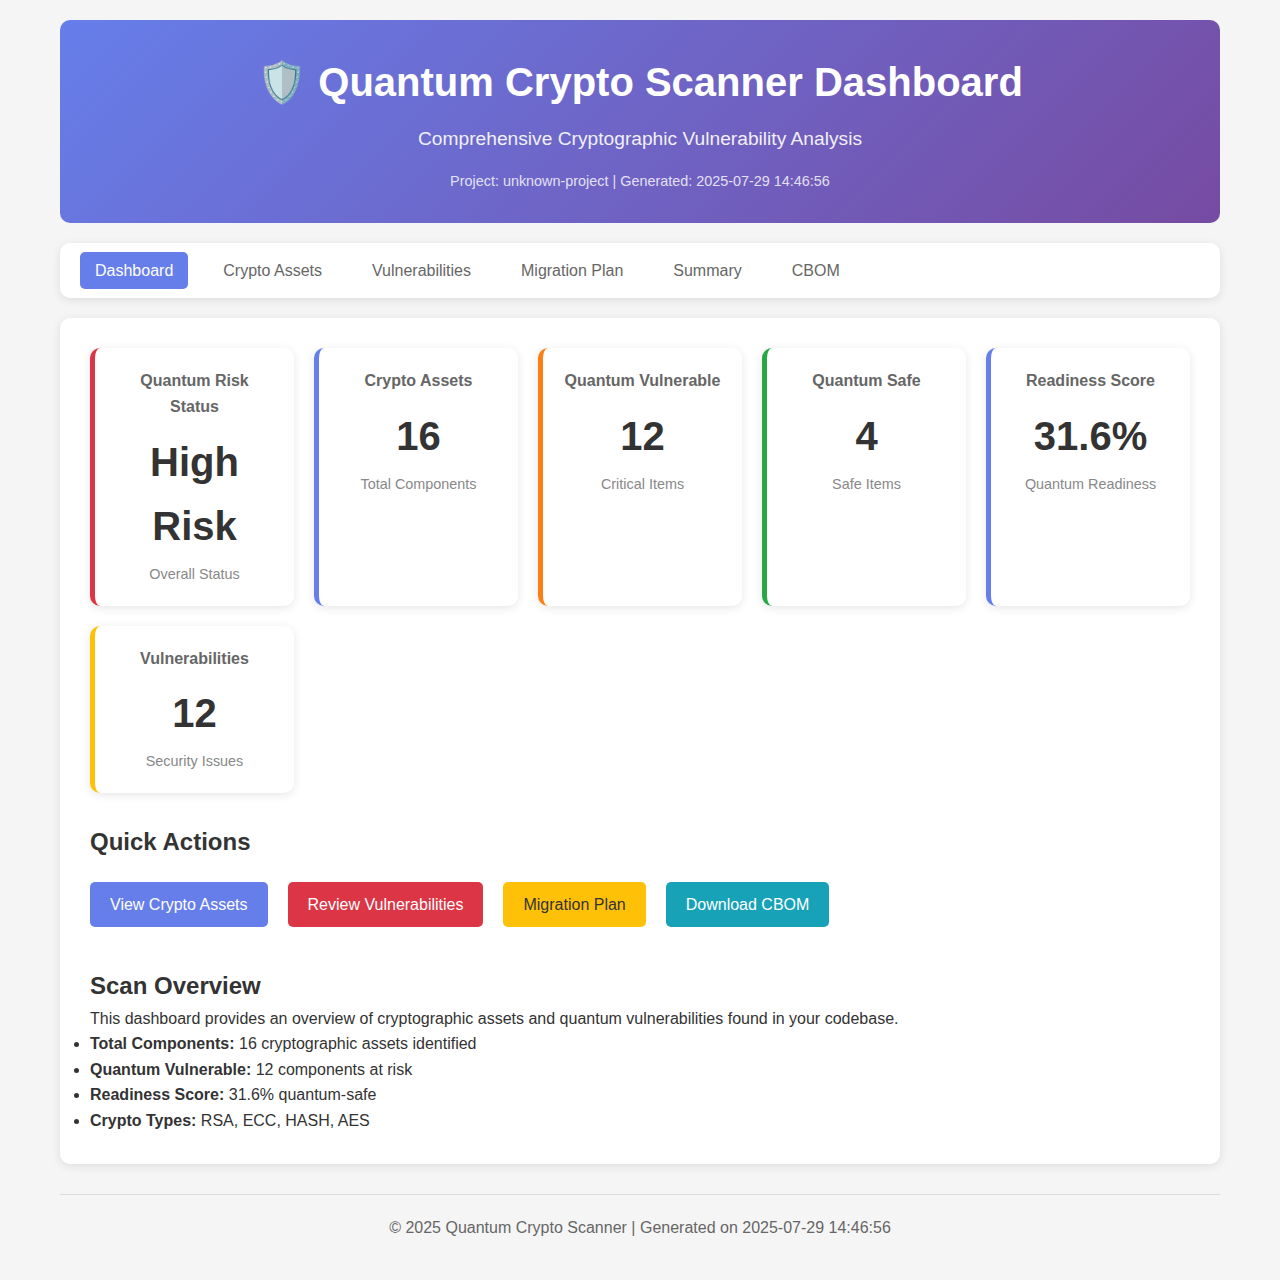
<file: results/html_reports/index.html>
<!DOCTYPE html>
<html lang="en">
<head>
    <meta charset="UTF-8">
    <meta name="viewport" content="width=device-width, initial-scale=1.0">
    <title>Quantum Crypto Scanner - Dashboard</title>
    <link rel="stylesheet" href="styles.css">
</head>
<body>
    <div class="container">
        <header class="header">
            <h1>🛡️ Quantum Crypto Scanner Dashboard</h1>
            <p class="subtitle">Comprehensive Cryptographic Vulnerability Analysis</p>
            <div class="metadata">
                <span>Project: unknown-project</span> | 
                <span>Generated: 2025-07-29 14:46:56</span>
            </div>
        </header>

        <nav class="nav-menu">
            <ul>
                <li><a href="index.html" class="active">Dashboard</a></li>
                <li><a href="crypto_assets.html">Crypto Assets</a></li>
                <li><a href="vulnerabilities.html">Vulnerabilities</a></li>
                <li><a href="migration_plan.html">Migration Plan</a></li>
                <li><a href="summary.html">Summary</a></li>
                <li><a href="cbom.html">CBOM</a></li>
            </ul>
        </nav>

        <main class="main-content">
            <div class="dashboard-grid">
                <div class="metric-card critical">
                    <h3>Quantum Risk Status</h3>
                    <div class="metric-value">High Risk</div>
                    <div class="metric-label">Overall Status</div>
                </div>

                <div class="metric-card">
                    <h3>Crypto Assets</h3>
                    <div class="metric-value">16</div>
                    <div class="metric-label">Total Components</div>
                </div>

                <div class="metric-card vulnerable">
                    <h3>Quantum Vulnerable</h3>
                    <div class="metric-value">12</div>
                    <div class="metric-label">Critical Items</div>
                </div>

                <div class="metric-card safe">
                    <h3>Quantum Safe</h3>
                    <div class="metric-value">4</div>
                    <div class="metric-label">Safe Items</div>
                </div>

                <div class="metric-card">
                    <h3>Readiness Score</h3>
                    <div class="metric-value">31.6%</div>
                    <div class="metric-label">Quantum Readiness</div>
                </div>

                <div class="metric-card warning">
                    <h3>Vulnerabilities</h3>
                    <div class="metric-value">12</div>
                    <div class="metric-label">Security Issues</div>
                </div>
            </div>

            <div class="quick-actions">
                <h2>Quick Actions</h2>
                <div class="action-buttons">
                    <a href="crypto_assets.html" class="btn btn-primary">View Crypto Assets</a>
                    <a href="vulnerabilities.html" class="btn btn-danger">Review Vulnerabilities</a>
                    <a href="migration_plan.html" class="btn btn-warning">Migration Plan</a>
                    <a href="cbom.html" class="btn btn-info">Download CBOM</a>
                </div>
            </div>

            <div class="recent-findings">
                <h2>Scan Overview</h2>
                <p>This dashboard provides an overview of cryptographic assets and quantum vulnerabilities found in your codebase.</p>
                <ul>
                    <li><strong>Total Components:</strong> 16 cryptographic assets identified</li>
                    <li><strong>Quantum Vulnerable:</strong> 12 components at risk</li>
                    <li><strong>Readiness Score:</strong> 31.6% quantum-safe</li>
                    <li><strong>Crypto Types:</strong> RSA, ECC, HASH, AES</li>
                </ul>
            </div>
        </main>

        <footer class="footer">
            <p>&copy; 2025 Quantum Crypto Scanner | Generated on 2025-07-29 14:46:56</p>
        </footer>
    </div>
</body>
</html>
</file>
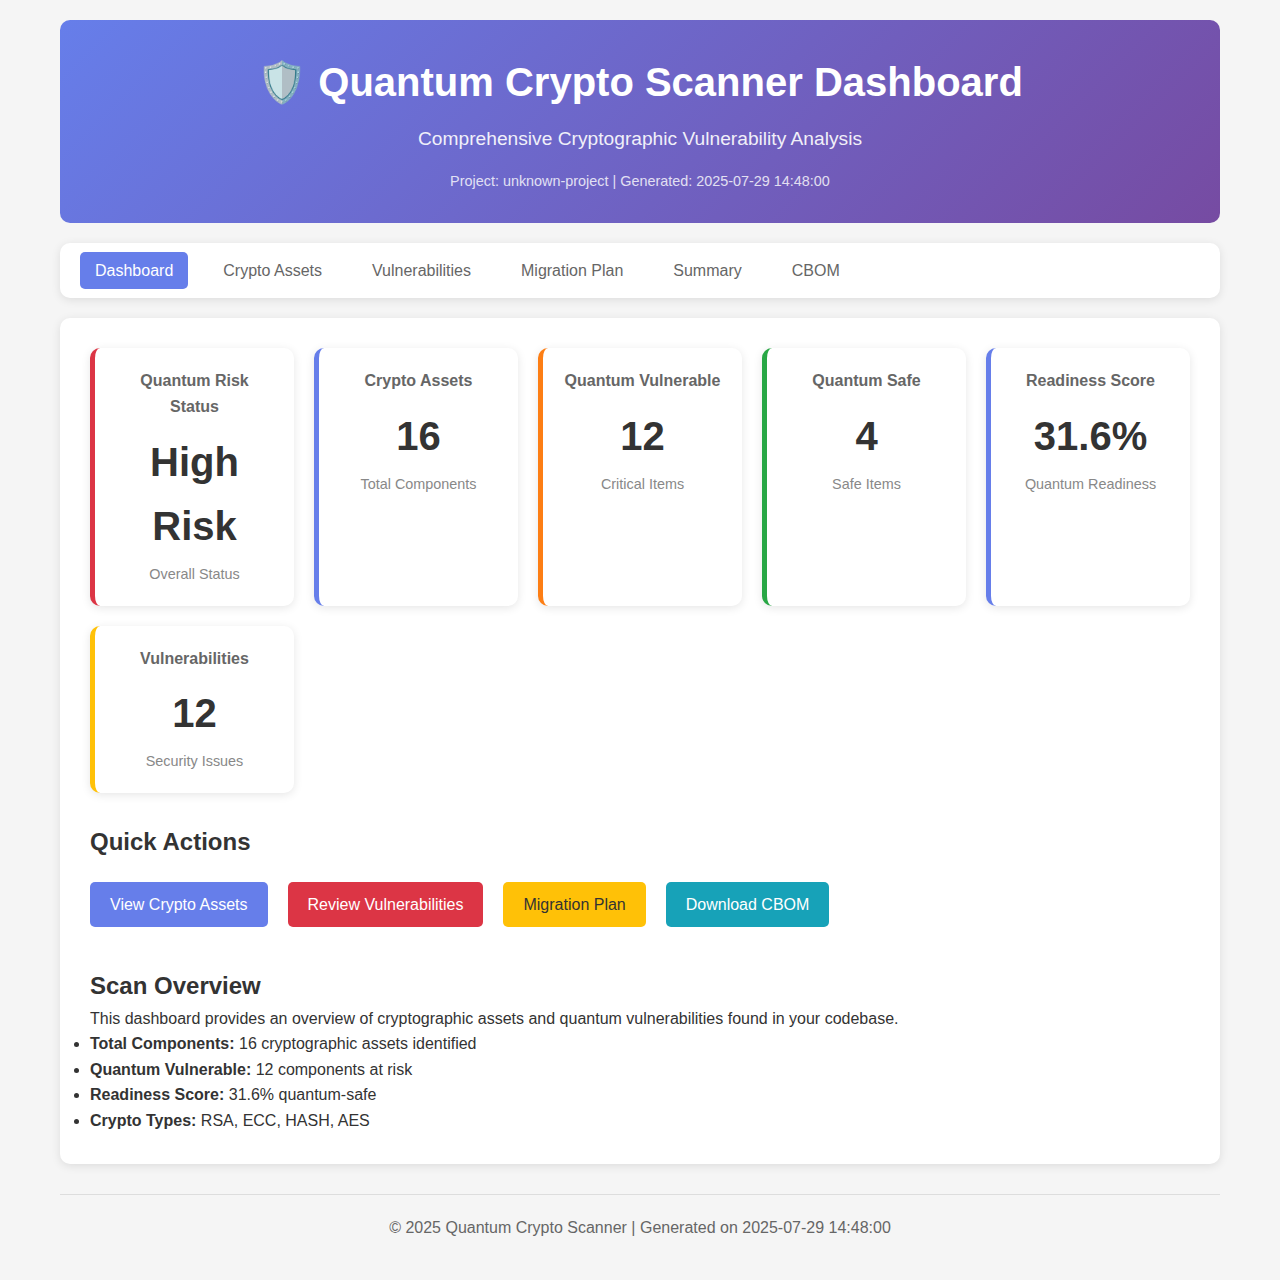
<file: results/html_reports_.._test_samples_cbom/index.html>
<!DOCTYPE html>
<html lang="en">
<head>
    <meta charset="UTF-8">
    <meta name="viewport" content="width=device-width, initial-scale=1.0">
    <title>Quantum Crypto Scanner - Dashboard</title>
    <link rel="stylesheet" href="styles.css">
</head>
<body>
    <div class="container">
        <header class="header">
            <h1>🛡️ Quantum Crypto Scanner Dashboard</h1>
            <p class="subtitle">Comprehensive Cryptographic Vulnerability Analysis</p>
            <div class="metadata">
                <span>Project: unknown-project</span> | 
                <span>Generated: 2025-07-29 14:48:00</span>
            </div>
        </header>

        <nav class="nav-menu">
            <ul>
                <li><a href="index.html" class="active">Dashboard</a></li>
                <li><a href="crypto_assets.html">Crypto Assets</a></li>
                <li><a href="vulnerabilities.html">Vulnerabilities</a></li>
                <li><a href="migration_plan.html">Migration Plan</a></li>
                <li><a href="summary.html">Summary</a></li>
                <li><a href="cbom.html">CBOM</a></li>
            </ul>
        </nav>

        <main class="main-content">
            <div class="dashboard-grid">
                <div class="metric-card critical">
                    <h3>Quantum Risk Status</h3>
                    <div class="metric-value">High Risk</div>
                    <div class="metric-label">Overall Status</div>
                </div>

                <div class="metric-card">
                    <h3>Crypto Assets</h3>
                    <div class="metric-value">16</div>
                    <div class="metric-label">Total Components</div>
                </div>

                <div class="metric-card vulnerable">
                    <h3>Quantum Vulnerable</h3>
                    <div class="metric-value">12</div>
                    <div class="metric-label">Critical Items</div>
                </div>

                <div class="metric-card safe">
                    <h3>Quantum Safe</h3>
                    <div class="metric-value">4</div>
                    <div class="metric-label">Safe Items</div>
                </div>

                <div class="metric-card">
                    <h3>Readiness Score</h3>
                    <div class="metric-value">31.6%</div>
                    <div class="metric-label">Quantum Readiness</div>
                </div>

                <div class="metric-card warning">
                    <h3>Vulnerabilities</h3>
                    <div class="metric-value">12</div>
                    <div class="metric-label">Security Issues</div>
                </div>
            </div>

            <div class="quick-actions">
                <h2>Quick Actions</h2>
                <div class="action-buttons">
                    <a href="crypto_assets.html" class="btn btn-primary">View Crypto Assets</a>
                    <a href="vulnerabilities.html" class="btn btn-danger">Review Vulnerabilities</a>
                    <a href="migration_plan.html" class="btn btn-warning">Migration Plan</a>
                    <a href="cbom.html" class="btn btn-info">Download CBOM</a>
                </div>
            </div>

            <div class="recent-findings">
                <h2>Scan Overview</h2>
                <p>This dashboard provides an overview of cryptographic assets and quantum vulnerabilities found in your codebase.</p>
                <ul>
                    <li><strong>Total Components:</strong> 16 cryptographic assets identified</li>
                    <li><strong>Quantum Vulnerable:</strong> 12 components at risk</li>
                    <li><strong>Readiness Score:</strong> 31.6% quantum-safe</li>
                    <li><strong>Crypto Types:</strong> RSA, ECC, HASH, AES</li>
                </ul>
            </div>
        </main>

        <footer class="footer">
            <p>&copy; 2025 Quantum Crypto Scanner | Generated on 2025-07-29 14:48:00</p>
        </footer>
    </div>
</body>
</html>
</file>
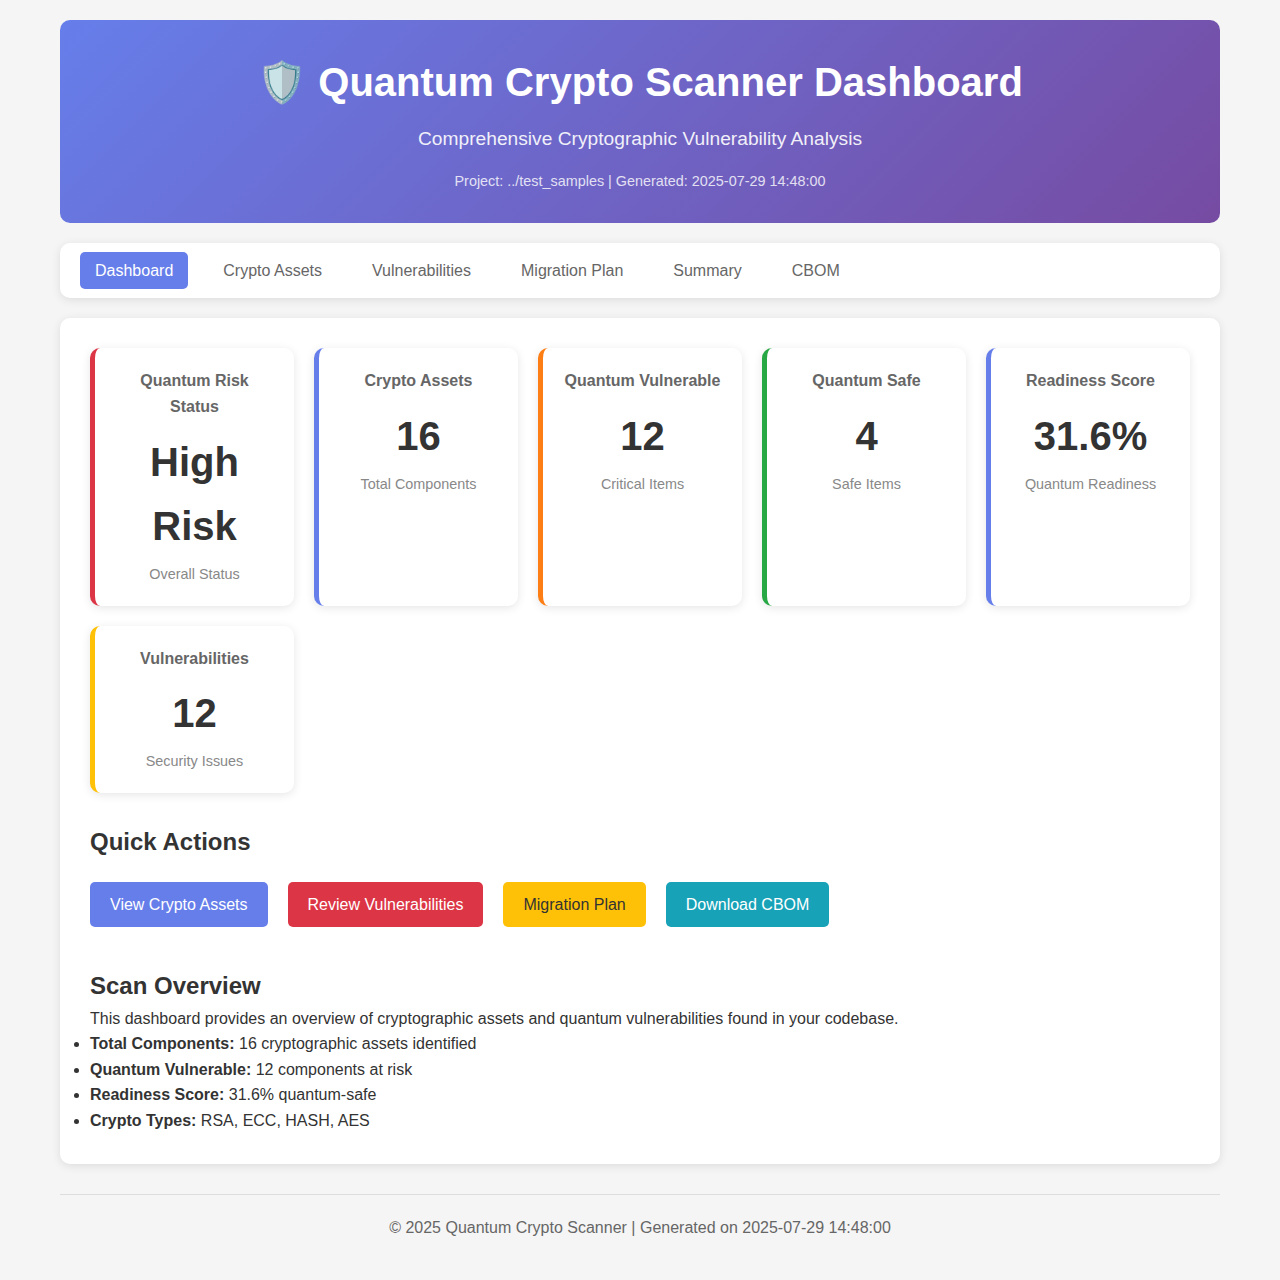
<file: results/html_reports_scan_results/index.html>
<!DOCTYPE html>
<html lang="en">
<head>
    <meta charset="UTF-8">
    <meta name="viewport" content="width=device-width, initial-scale=1.0">
    <title>Quantum Crypto Scanner - Dashboard</title>
    <link rel="stylesheet" href="styles.css">
</head>
<body>
    <div class="container">
        <header class="header">
            <h1>🛡️ Quantum Crypto Scanner Dashboard</h1>
            <p class="subtitle">Comprehensive Cryptographic Vulnerability Analysis</p>
            <div class="metadata">
                <span>Project: ../test_samples</span> | 
                <span>Generated: 2025-07-29 14:48:00</span>
            </div>
        </header>

        <nav class="nav-menu">
            <ul>
                <li><a href="index.html" class="active">Dashboard</a></li>
                <li><a href="crypto_assets.html">Crypto Assets</a></li>
                <li><a href="vulnerabilities.html">Vulnerabilities</a></li>
                <li><a href="migration_plan.html">Migration Plan</a></li>
                <li><a href="summary.html">Summary</a></li>
                <li><a href="cbom.html">CBOM</a></li>
            </ul>
        </nav>

        <main class="main-content">
            <div class="dashboard-grid">
                <div class="metric-card critical">
                    <h3>Quantum Risk Status</h3>
                    <div class="metric-value">High Risk</div>
                    <div class="metric-label">Overall Status</div>
                </div>

                <div class="metric-card">
                    <h3>Crypto Assets</h3>
                    <div class="metric-value">16</div>
                    <div class="metric-label">Total Components</div>
                </div>

                <div class="metric-card vulnerable">
                    <h3>Quantum Vulnerable</h3>
                    <div class="metric-value">12</div>
                    <div class="metric-label">Critical Items</div>
                </div>

                <div class="metric-card safe">
                    <h3>Quantum Safe</h3>
                    <div class="metric-value">4</div>
                    <div class="metric-label">Safe Items</div>
                </div>

                <div class="metric-card">
                    <h3>Readiness Score</h3>
                    <div class="metric-value">31.6%</div>
                    <div class="metric-label">Quantum Readiness</div>
                </div>

                <div class="metric-card warning">
                    <h3>Vulnerabilities</h3>
                    <div class="metric-value">12</div>
                    <div class="metric-label">Security Issues</div>
                </div>
            </div>

            <div class="quick-actions">
                <h2>Quick Actions</h2>
                <div class="action-buttons">
                    <a href="crypto_assets.html" class="btn btn-primary">View Crypto Assets</a>
                    <a href="vulnerabilities.html" class="btn btn-danger">Review Vulnerabilities</a>
                    <a href="migration_plan.html" class="btn btn-warning">Migration Plan</a>
                    <a href="cbom.html" class="btn btn-info">Download CBOM</a>
                </div>
            </div>

            <div class="recent-findings">
                <h2>Scan Overview</h2>
                <p>This dashboard provides an overview of cryptographic assets and quantum vulnerabilities found in your codebase.</p>
                <ul>
                    <li><strong>Total Components:</strong> 16 cryptographic assets identified</li>
                    <li><strong>Quantum Vulnerable:</strong> 12 components at risk</li>
                    <li><strong>Readiness Score:</strong> 31.6% quantum-safe</li>
                    <li><strong>Crypto Types:</strong> RSA, ECC, HASH, AES</li>
                </ul>
            </div>
        </main>

        <footer class="footer">
            <p>&copy; 2025 Quantum Crypto Scanner | Generated on 2025-07-29 14:48:00</p>
        </footer>
    </div>
</body>
</html>
</file>
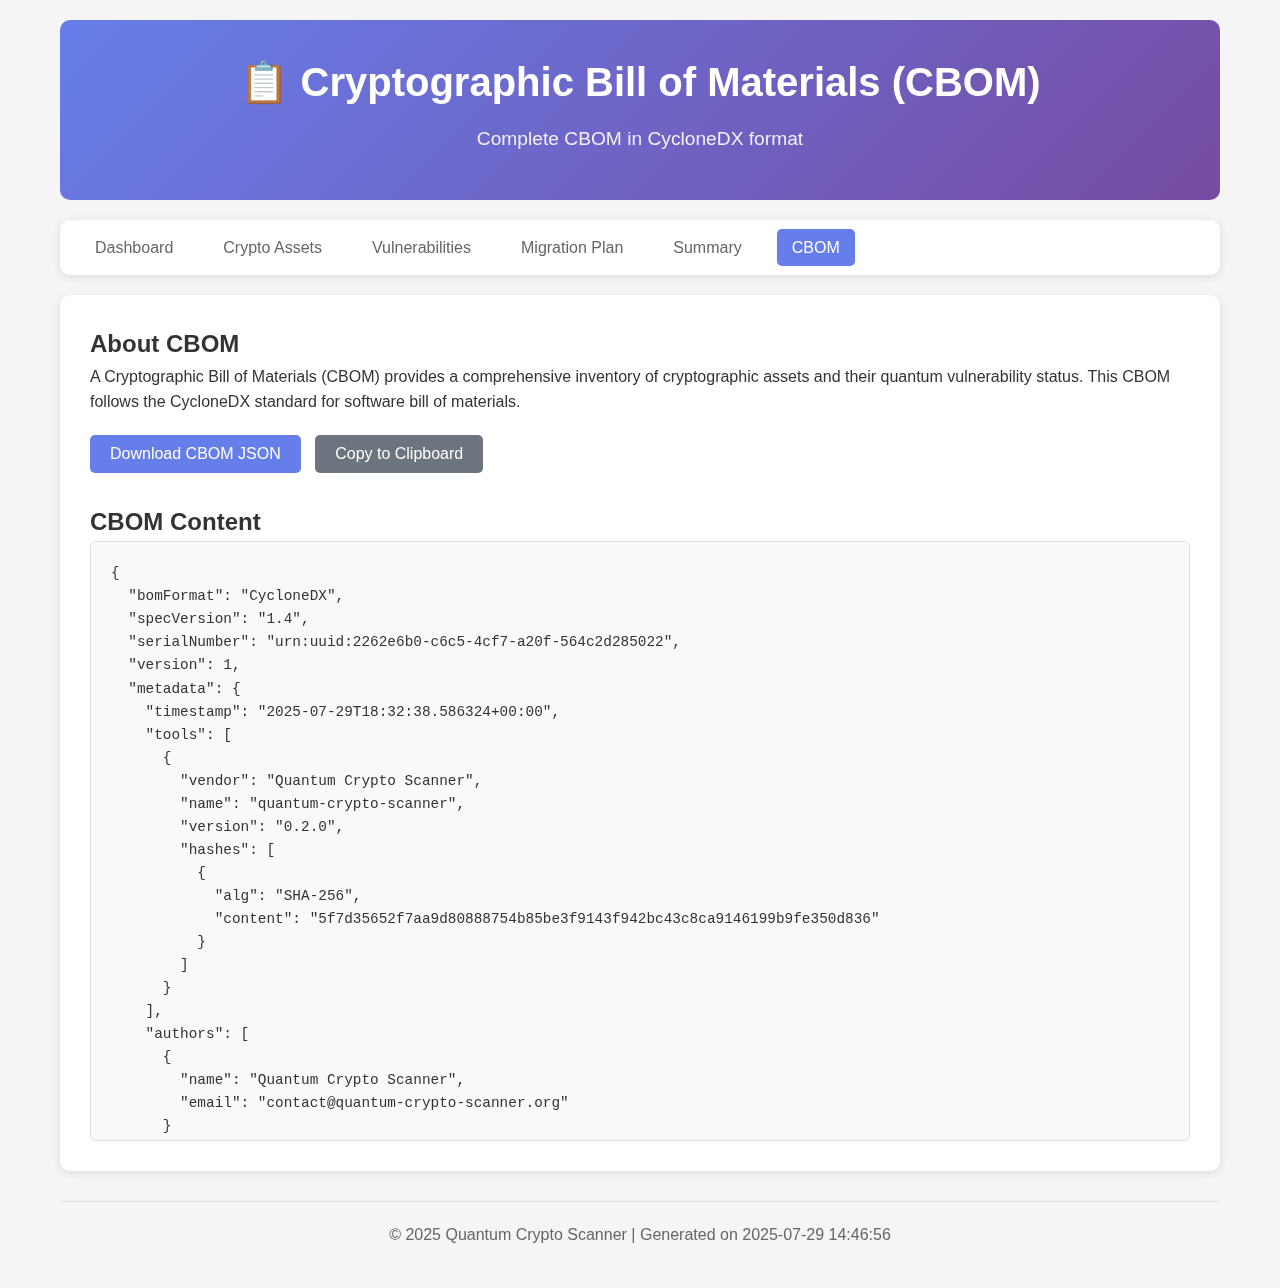
<file: results/html_reports/cbom.html>
<!DOCTYPE html>
<html lang="en">
<head>
    <meta charset="UTF-8">
    <meta name="viewport" content="width=device-width, initial-scale=1.0">
    <title>CBOM - Quantum Crypto Scanner</title>
    <link rel="stylesheet" href="styles.css">
</head>
<body>
    <div class="container">
        <header class="header">
            <h1>📋 Cryptographic Bill of Materials (CBOM)</h1>
            <p class="subtitle">Complete CBOM in CycloneDX format</p>
        </header>

        <nav class="nav-menu">
            <ul>
                <li><a href="index.html">Dashboard</a></li>
                <li><a href="crypto_assets.html">Crypto Assets</a></li>
                <li><a href="vulnerabilities.html">Vulnerabilities</a></li>
                <li><a href="migration_plan.html">Migration Plan</a></li>
                <li><a href="summary.html">Summary</a></li>
                <li><a href="cbom.html" class="active">CBOM</a></li>
            </ul>
        </nav>

        <main class="main-content">
            <div class="cbom-info">
                <h2>About CBOM</h2>
                <p>A Cryptographic Bill of Materials (CBOM) provides a comprehensive inventory of cryptographic assets and their quantum vulnerability status. This CBOM follows the CycloneDX standard for software bill of materials.</p>
                
                <div class="cbom-actions">
                    <button onclick="downloadCBOM()" class="btn btn-primary">Download CBOM JSON</button>
                    <button onclick="copyCBOM()" class="btn btn-secondary">Copy to Clipboard</button>
                </div>
            </div>

            <div class="cbom-content">
                <h2>CBOM Content</h2>
                <pre id="cbom-json" class="cbom-json">{
  "bomFormat": "CycloneDX",
  "specVersion": "1.4",
  "serialNumber": "urn:uuid:2262e6b0-c6c5-4cf7-a20f-564c2d285022",
  "version": 1,
  "metadata": {
    "timestamp": "2025-07-29T18:32:38.586324+00:00",
    "tools": [
      {
        "vendor": "Quantum Crypto Scanner",
        "name": "quantum-crypto-scanner",
        "version": "0.2.0",
        "hashes": [
          {
            "alg": "SHA-256",
            "content": "5f7d35652f7aa9d80888754b85be3f9143f942bc43c8ca9146199b9fe350d836"
          }
        ]
      }
    ],
    "authors": [
      {
        "name": "Quantum Crypto Scanner",
        "email": "contact@quantum-crypto-scanner.org"
      }
    ],
    "component": {
      "type": "application",
      "bom-ref": "unknown-project",
      "name": "unknown-project",
      "version": "1.0.0",
      "description": "Cryptographic inventory for unknown-project"
    },
    "properties": [
      {
        "name": "quantum-crypto-scanner:scan-method",
        "value": "enhanced_multi_engine"
      },
      {
        "name": "quantum-crypto-scanner:files-scanned",
        "value": "2"
      }
    ]
  },
  "components": [
    {
      "type": "cryptographic-asset",
      "bom-ref": "crypto-154459fc-196b-4bc1-b595-9d40f7348aef",
      "name": "RSA-java.security.KeyPairGenerator",
      "version": "unknown",
      "description": "RSA cryptographic usage",
      "scope": "required",
      "hashes": [],
      "licenses": [],
      "properties": [
        {
          "name": "crypto:algorithm-type",
          "value": "RSA"
        },
        {
          "name": "crypto:pattern",
          "value": "java.security.KeyPairGenerator"
        },
        {
          "name": "crypto:language",
          "value": "java"
        },
        {
          "name": "crypto:confidence",
          "value": "1.0"
        },
        {
          "name": "crypto:severity",
          "value": "CRITICAL"
        },
        {
          "name": "quantum:vulnerable",
          "value": "True"
        },
        {
          "name": "quantum:risk-level",
          "value": "CRITICAL"
        },
        {
          "name": "quantum:break-timeline",
          "value": "2030-2035"
        },
        {
          "name": "quantum:attack-method",
          "value": "Shor's Algorithm"
        }
      ]
    },
    {
      "type": "cryptographic-asset",
      "bom-ref": "crypto-17b9c14b-19d1-41e6-b552-33b2fb326ea2",
      "name": "RSA-KeyPairGenerator.getInstance(\"RSA\")",
      "version": "unknown",
      "description": "RSA cryptographic usage",
      "scope": "required",
      "hashes": [],
      "licenses": [],
      "properties": [
        {
          "name": "crypto:algorithm-type",
          "value": "RSA"
        },
        {
          "name": "crypto:pattern",
          "value": "KeyPairGenerator.getInstance(\"RSA\")"
        },
        {
          "name": "crypto:language",
          "value": "java"
        },
        {
          "name": "crypto:confidence",
          "value": "0.9"
        },
        {
          "name": "crypto:severity",
          "value": "CRITICAL"
        },
        {
          "name": "quantum:vulnerable",
          "value": "True"
        },
        {
          "name": "quantum:risk-level",
          "value": "CRITICAL"
        },
        {
          "name": "quantum:break-timeline",
          "value": "2030-2035"
        },
        {
          "name": "quantum:attack-method",
          "value": "Shor's Algorithm"
        }
      ]
    },
    {
      "type": "cryptographic-asset",
      "bom-ref": "crypto-6df64390-55ed-492b-a830-6000900df9fe",
      "name": "ECC-KeyPairGenerator.getInstance(\"EC\")",
      "version": "unknown",
      "description": "ECC cryptographic usage",
      "scope": "required",
      "hashes": [],
      "licenses": [],
      "properties": [
        {
          "name": "crypto:algorithm-type",
          "value": "ECC"
        },
        {
          "name": "crypto:pattern",
          "value": "KeyPairGenerator.getInstance(\"EC\")"
        },
        {
          "name": "crypto:language",
          "value": "java"
        },
        {
          "name": "crypto:confidence",
          "value": "0.9"
        },
        {
          "name": "crypto:severity",
          "value": "CRITICAL"
        },
        {
          "name": "quantum:vulnerable",
          "value": "True"
        },
        {
          "name": "quantum:risk-level",
          "value": "CRITICAL"
        },
        {
          "name": "quantum:break-timeline",
          "value": "2030-2035"
        },
        {
          "name": "quantum:attack-method",
          "value": "Shor's Algorithm"
        }
      ]
    },
    {
      "type": "cryptographic-asset",
      "bom-ref": "crypto-71852288-1206-4be7-8a8f-433e75c55748",
      "name": "ECC-Signature.getInstance(\"SHA256withECDSA\")",
      "version": "unknown",
      "description": "ECC cryptographic usage",
      "scope": "required",
      "hashes": [],
      "licenses": [],
      "properties": [
        {
          "name": "crypto:algorithm-type",
          "value": "ECC"
        },
        {
          "name": "crypto:pattern",
          "value": "Signature.getInstance(\"SHA256withECDSA\")"
        },
        {
          "name": "crypto:language",
          "value": "java"
        },
        {
          "name": "crypto:confidence",
          "value": "0.9"
        },
        {
          "name": "crypto:severity",
          "value": "CRITICAL"
        },
        {
          "name": "quantum:vulnerable",
          "value": "True"
        },
        {
          "name": "quantum:risk-level",
          "value": "CRITICAL"
        },
        {
          "name": "quantum:break-timeline",
          "value": "2030-2035"
        },
        {
          "name": "quantum:attack-method",
          "value": "Shor's Algorithm"
        }
      ]
    },
    {
      "type": "cryptographic-asset",
      "bom-ref": "crypto-38cbdd49-aee8-4c8b-a394-766d707dc6b4",
      "name": "HASH-MessageDigest.getInstance(\"SHA-1\")",
      "version": "unknown",
      "description": "HASH cryptographic usage",
      "scope": "required",
      "hashes": [],
      "licenses": [],
      "properties": [
        {
          "name": "crypto:algorithm-type",
          "value": "HASH"
        },
        {
          "name": "crypto:pattern",
          "value": "MessageDigest.getInstance(\"SHA-1\")"
        },
        {
          "name": "crypto:language",
          "value": "java"
        },
        {
          "name": "crypto:confidence",
          "value": "0.8"
        },
        {
          "name": "crypto:severity",
          "value": "HIGH"
        },
        {
          "name": "quantum:vulnerable",
          "value": "False"
        },
        {
          "name": "quantum:risk-level",
          "value": "LOW"
        },
        {
          "name": "quantum:break-timeline",
          "value": "Post-2050"
        },
        {
          "name": "quantum:attack-method",
          "value": "None known"
        }
      ]
    },
    {
      "type": "cryptographic-asset",
      "bom-ref": "crypto-9c66f4f1-be7b-4dac-bb1c-bcf0eb1c6109",
      "name": "HASH-MessageDigest.getInstance(\"MD5\")",
      "version": "unknown",
      "description": "HASH cryptographic usage",
      "scope": "required",
      "hashes": [],
      "licenses": [],
      "properties": [
        {
          "name": "crypto:algorithm-type",
          "value": "HASH"
        },
        {
          "name": "crypto:pattern",
          "value": "MessageDigest.getInstance(\"MD5\")"
        },
        {
          "name": "crypto:language",
          "value": "java"
        },
        {
          "name": "crypto:confidence",
          "value": "0.8"
        },
        {
          "name": "crypto:severity",
          "value": "HIGH"
        },
        {
          "name": "quantum:vulnerable",
          "value": "True"
        },
        {
          "name": "quantum:risk-level",
          "value": "MEDIUM"
        },
        {
          "name": "quantum:break-timeline",
          "value": "2035-2040"
        },
        {
          "name": "quantum:attack-method",
          "value": "Grover's Algorithm"
        }
      ]
    },
    {
      "type": "cryptographic-asset",
      "bom-ref": "crypto-832a6825-93d4-49fd-8ac0-661144dfb72a",
      "name": "AES-KeyGenerator.getInstance(\"AES\")",
      "version": "unknown",
      "description": "AES cryptographic usage",
      "scope": "required",
      "hashes": [],
      "licenses": [],
      "properties": [
        {
          "name": "crypto:algorithm-type",
          "value": "AES"
        },
        {
          "name": "crypto:pattern",
          "value": "KeyGenerator.getInstance(\"AES\")"
        },
        {
          "name": "crypto:language",
          "value": "java"
        },
        {
          "name": "crypto:confidence",
          "value": "0.8"
        },
        {
          "name": "crypto:severity",
          "value": "MEDIUM"
        },
        {
          "name": "quantum:vulnerable",
          "value": "False"
        },
        {
          "name": "quantum:risk-level",
          "value": "LOW"
        },
        {
          "name": "quantum:break-timeline",
          "value": "Post-2050"
        },
        {
          "name": "quantum:attack-method",
          "value": "None known"
        }
      ]
    },
    {
      "type": "cryptographic-asset",
      "bom-ref": "crypto-449c303f-2881-47ce-ad21-4f4d3c01bc51",
      "name": "HASH-hashlib",
      "version": "unknown",
      "description": "HASH cryptographic usage",
      "scope": "required",
      "hashes": [],
      "licenses": [],
      "properties": [
        {
          "name": "crypto:algorithm-type",
          "value": "HASH"
        },
        {
          "name": "crypto:pattern",
          "value": "hashlib"
        },
        {
          "name": "crypto:language",
          "value": "python"
        },
        {
          "name": "crypto:confidence",
          "value": "0.9"
        },
        {
          "name": "crypto:severity",
          "value": "HIGH"
        },
        {
          "name": "quantum:vulnerable",
          "value": "False"
        },
        {
          "name": "quantum:risk-level",
          "value": "LOW"
        },
        {
          "name": "quantum:break-timeline",
          "value": "Post-2050"
        },
        {
          "name": "quantum:attack-method",
          "value": "None known"
        }
      ]
    },
    {
      "type": "cryptographic-asset",
      "bom-ref": "crypto-fdde49e1-d85b-4c63-aa5c-c05ed8f6cdd3",
      "name": "RSA-RSA.generate",
      "version": "unknown",
      "description": "RSA cryptographic usage",
      "scope": "required",
      "hashes": [],
      "licenses": [],
      "properties": [
        {
          "name": "crypto:algorithm-type",
          "value": "RSA"
        },
        {
          "name": "crypto:pattern",
          "value": "RSA.generate"
        },
        {
          "name": "crypto:language",
          "value": "python"
        },
        {
          "name": "crypto:confidence",
          "value": "0.9"
        },
        {
          "name": "crypto:severity",
          "value": "CRITICAL"
        },
        {
          "name": "quantum:vulnerable",
          "value": "True"
        },
        {
          "name": "quantum:risk-level",
          "value": "CRITICAL"
        },
        {
          "name": "quantum:break-timeline",
          "value": "2030-2035"
        },
        {
          "name": "quantum:attack-method",
          "value": "Shor's Algorithm"
        }
      ]
    },
    {
      "type": "cryptographic-asset",
      "bom-ref": "crypto-786776ba-ca92-4cd9-ba93-761c420986da",
      "name": "ECC-ec.generate_private_key",
      "version": "unknown",
      "description": "ECC cryptographic usage",
      "scope": "required",
      "hashes": [],
      "licenses": [],
      "properties": [
        {
          "name": "crypto:algorithm-type",
          "value": "ECC"
        },
        {
          "name": "crypto:pattern",
          "value": "ec.generate_private_key"
        },
        {
          "name": "crypto:language",
          "value": "python"
        },
        {
          "name": "crypto:confidence",
          "value": "0.9"
        },
        {
          "name": "crypto:severity",
          "value": "CRITICAL"
        },
        {
          "name": "quantum:vulnerable",
          "value": "True"
        },
        {
          "name": "quantum:risk-level",
          "value": "CRITICAL"
        },
        {
          "name": "quantum:break-timeline",
          "value": "2030-2035"
        },
        {
          "name": "quantum:attack-method",
          "value": "Shor's Algorithm"
        }
      ]
    },
    {
      "type": "cryptographic-asset",
      "bom-ref": "crypto-cac2fbec-1fa0-4fcf-8af7-259a732fe4ac",
      "name": "HASH-hashlib.sha1",
      "version": "unknown",
      "description": "HASH cryptographic usage",
      "scope": "required",
      "hashes": [],
      "licenses": [],
      "properties": [
        {
          "name": "crypto:algorithm-type",
          "value": "HASH"
        },
        {
          "name": "crypto:pattern",
          "value": "hashlib.sha1"
        },
        {
          "name": "crypto:language",
          "value": "python"
        },
        {
          "name": "crypto:confidence",
          "value": "0.8"
        },
        {
          "name": "crypto:severity",
          "value": "HIGH"
        },
        {
          "name": "quantum:vulnerable",
          "value": "True"
        },
        {
          "name": "quantum:risk-level",
          "value": "MEDIUM"
        },
        {
          "name": "quantum:break-timeline",
          "value": "2035-2040"
        },
        {
          "name": "quantum:attack-method",
          "value": "Grover's Algorithm"
        }
      ]
    },
    {
      "type": "cryptographic-asset",
      "bom-ref": "crypto-2ceaab0e-3737-42b0-9946-623a34e19b15",
      "name": "HASH-hashlib.md5",
      "version": "unknown",
      "description": "HASH cryptographic usage",
      "scope": "required",
      "hashes": [],
      "licenses": [],
      "properties": [
        {
          "name": "crypto:algorithm-type",
          "value": "HASH"
        },
        {
          "name": "crypto:pattern",
          "value": "hashlib.md5"
        },
        {
          "name": "crypto:language",
          "value": "python"
        },
        {
          "name": "crypto:confidence",
          "value": "0.8"
        },
        {
          "name": "crypto:severity",
          "value": "HIGH"
        },
        {
          "name": "quantum:vulnerable",
          "value": "True"
        },
        {
          "name": "quantum:risk-level",
          "value": "MEDIUM"
        },
        {
          "name": "quantum:break-timeline",
          "value": "2035-2040"
        },
        {
          "name": "quantum:attack-method",
          "value": "Grover's Algorithm"
        }
      ]
    },
    {
      "type": "cryptographic-asset",
      "bom-ref": "crypto-5a2fa293-bf32-4f0a-80af-423086a604c1",
      "name": "AES-AES.new",
      "version": "unknown",
      "description": "AES cryptographic usage",
      "scope": "required",
      "hashes": [],
      "licenses": [],
      "properties": [
        {
          "name": "crypto:algorithm-type",
          "value": "AES"
        },
        {
          "name": "crypto:pattern",
          "value": "AES.new"
        },
        {
          "name": "crypto:language",
          "value": "python"
        },
        {
          "name": "crypto:confidence",
          "value": "0.8"
        },
        {
          "name": "crypto:severity",
          "value": "MEDIUM"
        },
        {
          "name": "quantum:vulnerable",
          "value": "False"
        },
        {
          "name": "quantum:risk-level",
          "value": "LOW"
        },
        {
          "name": "quantum:break-timeline",
          "value": "Post-2050"
        },
        {
          "name": "quantum:attack-method",
          "value": "None known"
        }
      ]
    },
    {
      "type": "cryptographic-asset",
      "bom-ref": "crypto-a75031fc-6b69-468a-9e0b-de27a2520ef6",
      "name": "RSA-PKCS1_OAEP",
      "version": "unknown",
      "description": "RSA cryptographic usage",
      "scope": "required",
      "hashes": [],
      "licenses": [],
      "properties": [
        {
          "name": "crypto:algorithm-type",
          "value": "RSA"
        },
        {
          "name": "crypto:pattern",
          "value": "PKCS1_OAEP"
        },
        {
          "name": "crypto:language",
          "value": "python"
        },
        {
          "name": "crypto:confidence",
          "value": "0.7"
        },
        {
          "name": "crypto:severity",
          "value": "CRITICAL"
        },
        {
          "name": "quantum:vulnerable",
          "value": "True"
        },
        {
          "name": "quantum:risk-level",
          "value": "CRITICAL"
        },
        {
          "name": "quantum:break-timeline",
          "value": "2030-2035"
        },
        {
          "name": "quantum:attack-method",
          "value": "Shor's Algorithm"
        }
      ]
    },
    {
      "type": "cryptographic-asset",
      "bom-ref": "crypto-11213b38-9ec7-4003-b76e-03a0a4e7f5f3",
      "name": "ECC-SECP256R1",
      "version": "unknown",
      "description": "ECC cryptographic usage",
      "scope": "required",
      "hashes": [],
      "licenses": [],
      "properties": [
        {
          "name": "crypto:algorithm-type",
          "value": "ECC"
        },
        {
          "name": "crypto:pattern",
          "value": "SECP256R1"
        },
        {
          "name": "crypto:language",
          "value": "python"
        },
        {
          "name": "crypto:confidence",
          "value": "0.7"
        },
        {
          "name": "crypto:severity",
          "value": "CRITICAL"
        },
        {
          "name": "quantum:vulnerable",
          "value": "True"
        },
        {
          "name": "quantum:risk-level",
          "value": "CRITICAL"
        },
        {
          "name": "quantum:break-timeline",
          "value": "2030-2035"
        },
        {
          "name": "quantum:attack-method",
          "value": "Shor's Algorithm"
        }
      ]
    },
    {
      "type": "cryptographic-asset",
      "bom-ref": "crypto-03413dfc-eabb-4ee3-aabd-893a79e521a8",
      "name": "ECC-ECDSA",
      "version": "unknown",
      "description": "ECC cryptographic usage",
      "scope": "required",
      "hashes": [],
      "licenses": [],
      "properties": [
        {
          "name": "crypto:algorithm-type",
          "value": "ECC"
        },
        {
          "name": "crypto:pattern",
          "value": "ECDSA"
        },
        {
          "name": "crypto:language",
          "value": "unknown"
        },
        {
          "name": "crypto:confidence",
          "value": "0.6"
        },
        {
          "name": "crypto:severity",
          "value": "CRITICAL"
        },
        {
          "name": "quantum:vulnerable",
          "value": "True"
        },
        {
          "name": "quantum:risk-level",
          "value": "CRITICAL"
        },
        {
          "name": "quantum:break-timeline",
          "value": "2030-2035"
        },
        {
          "name": "quantum:attack-method",
          "value": "Shor's Algorithm"
        }
      ]
    }
  ],
  "services": [],
  "dependencies": [
    {
      "ref": "file-20f286a4",
      "dependsOn": [
        "crypto-component-da6018e707fb",
        "crypto-component-0de94275636a",
        "crypto-component-a6b307876c86",
        "crypto-component-cef562d0522f",
        "crypto-component-fc88383770e5",
        "crypto-component-4a134daf5b47",
        "crypto-component-8c08f1bfaac1",
        "crypto-component-20530a5c9b8f",
        "crypto-component-20530a5c9b8f"
      ]
    },
    {
      "ref": "file-27c7b7fe",
      "dependsOn": [
        "crypto-component-802cb5a36d1b",
        "crypto-component-f9cb7089543b",
        "crypto-component-fcb1e6563de3",
        "crypto-component-0b0cb7b51e90",
        "crypto-component-3330e537f075",
        "crypto-component-288c1477ee64",
        "crypto-component-68f8e413cf40",
        "crypto-component-68f8e413cf40",
        "crypto-component-e06603f01ff5",
        "crypto-component-20530a5c9b8f"
      ]
    }
  ],
  "compositions": [
    {
      "aggregate": "complete",
      "assemblies": [
        {
          "bom-ref": "cryptographic-inventory",
          "dependencies": [
            "crypto-0",
            "crypto-1",
            "crypto-2",
            "crypto-3",
            "crypto-4",
            "crypto-5",
            "crypto-6",
            "crypto-7",
            "crypto-8",
            "crypto-9",
            "crypto-10",
            "crypto-11",
            "crypto-12",
            "crypto-13",
            "crypto-14",
            "crypto-15",
            "crypto-16",
            "crypto-17",
            "crypto-18"
          ]
        }
      ]
    }
  ],
  "vulnerabilities": [
    {
      "bom-ref": "quantum-vuln-1",
      "id": "QUANTUM-RSA-1",
      "source": {
        "name": "Quantum Crypto Scanner",
        "url": "https://github.com/quantum-crypto-scanner"
      },
      "references": [
        {
          "id": "NIST-PQC",
          "source": {
            "name": "NIST Post-Quantum Cryptography",
            "url": "https://csrc.nist.gov/projects/post-quantum-cryptography"
          }
        }
      ],
      "ratings": [
        {
          "source": {
            "name": "Quantum Crypto Scanner"
          },
          "score": 9.0,
          "severity": "critical",
          "method": "CVSSv3",
          "vector": "CVSS:3.1/AV:N/AC:L/PR:N/UI:N/S:U/C:H/I:H/A:N"
        }
      ],
      "cwes": [
        327
      ],
      "description": "RSA cryptographic algorithm vulnerable to quantum attacks via Shor's algorithm",
      "detail": "Found RSA usage at test_samples/vulnerable_code.java:4. This algorithm will be broken by sufficiently powerful quantum computers.",
      "recommendation": "Migrate to ML-DSA (Dilithium) for digital signatures or ML-KEM (Kyber) for key encapsulation",
      "affects": [
        {
          "ref": "crypto-component-da6018e707fb"
        }
      ]
    },
    {
      "bom-ref": "quantum-vuln-2",
      "id": "QUANTUM-RSA-2",
      "source": {
        "name": "Quantum Crypto Scanner",
        "url": "https://github.com/quantum-crypto-scanner"
      },
      "references": [
        {
          "id": "NIST-PQC",
          "source": {
            "name": "NIST Post-Quantum Cryptography",
            "url": "https://csrc.nist.gov/projects/post-quantum-cryptography"
          }
        }
      ],
      "ratings": [
        {
          "source": {
            "name": "Quantum Crypto Scanner"
          },
          "score": 9.0,
          "severity": "critical",
          "method": "CVSSv3",
          "vector": "CVSS:3.1/AV:N/AC:L/PR:N/UI:N/S:U/C:H/I:H/A:N"
        }
      ],
      "cwes": [
        327
      ],
      "description": "RSA cryptographic algorithm vulnerable to quantum attacks via Shor's algorithm",
      "detail": "Found RSA usage at test_samples/vulnerable_code.java:14. This algorithm will be broken by sufficiently powerful quantum computers.",
      "recommendation": "Migrate to ML-DSA (Dilithium) for digital signatures or ML-KEM (Kyber) for key encapsulation",
      "affects": [
        {
          "ref": "crypto-component-0de94275636a"
        }
      ]
    },
    {
      "bom-ref": "quantum-vuln-3",
      "id": "QUANTUM-ECC-3",
      "source": {
        "name": "Quantum Crypto Scanner",
        "url": "https://github.com/quantum-crypto-scanner"
      },
      "references": [
        {
          "id": "NIST-PQC",
          "source": {
            "name": "NIST Post-Quantum Cryptography",
            "url": "https://csrc.nist.gov/projects/post-quantum-cryptography"
          }
        }
      ],
      "ratings": [
        {
          "source": {
            "name": "Quantum Crypto Scanner"
          },
          "score": 9.0,
          "severity": "critical",
          "method": "CVSSv3",
          "vector": "CVSS:3.1/AV:N/AC:L/PR:N/UI:N/S:U/C:H/I:H/A:N"
        }
      ],
      "cwes": [
        327
      ],
      "description": "ECC cryptographic algorithm vulnerable to quantum attacks via Shor's algorithm",
      "detail": "Found ECC usage at test_samples/vulnerable_code.java:21. This algorithm will be broken by sufficiently powerful quantum computers.",
      "recommendation": "Replace with ML-DSA (Dilithium) for signatures or consider hybrid classical+PQC approach",
      "affects": [
        {
          "ref": "crypto-component-a6b307876c86"
        }
      ]
    },
    {
      "bom-ref": "quantum-vuln-4",
      "id": "QUANTUM-ECC-4",
      "source": {
        "name": "Quantum Crypto Scanner",
        "url": "https://github.com/quantum-crypto-scanner"
      },
      "references": [
        {
          "id": "NIST-PQC",
          "source": {
            "name": "NIST Post-Quantum Cryptography",
            "url": "https://csrc.nist.gov/projects/post-quantum-cryptography"
          }
        }
      ],
      "ratings": [
        {
          "source": {
            "name": "Quantum Crypto Scanner"
          },
          "score": 9.0,
          "severity": "critical",
          "method": "CVSSv3",
          "vector": "CVSS:3.1/AV:N/AC:L/PR:N/UI:N/S:U/C:H/I:H/A:N"
        }
      ],
      "cwes": [
        327
      ],
      "description": "ECC cryptographic algorithm vulnerable to quantum attacks via Shor's algorithm",
      "detail": "Found ECC usage at test_samples/vulnerable_code.java:28. This algorithm will be broken by sufficiently powerful quantum computers.",
      "recommendation": "Replace with ML-DSA (Dilithium) for signatures or consider hybrid classical+PQC approach",
      "affects": [
        {
          "ref": "crypto-component-cef562d0522f"
        }
      ]
    },
    {
      "bom-ref": "quantum-vuln-5",
      "id": "QUANTUM-RSA-5",
      "source": {
        "name": "Quantum Crypto Scanner",
        "url": "https://github.com/quantum-crypto-scanner"
      },
      "references": [
        {
          "id": "NIST-PQC",
          "source": {
            "name": "NIST Post-Quantum Cryptography",
            "url": "https://csrc.nist.gov/projects/post-quantum-cryptography"
          }
        }
      ],
      "ratings": [
        {
          "source": {
            "name": "Quantum Crypto Scanner"
          },
          "score": 9.0,
          "severity": "critical",
          "method": "CVSSv3",
          "vector": "CVSS:3.1/AV:N/AC:L/PR:N/UI:N/S:U/C:H/I:H/A:N"
        }
      ],
      "cwes": [
        327
      ],
      "description": "RSA cryptographic algorithm vulnerable to quantum attacks via Shor's algorithm",
      "detail": "Found RSA usage at test_samples/vulnerable_code.py:13. This algorithm will be broken by sufficiently powerful quantum computers.",
      "recommendation": "Migrate to ML-DSA (Dilithium) for digital signatures or ML-KEM (Kyber) for key encapsulation",
      "affects": [
        {
          "ref": "crypto-component-f9cb7089543b"
        }
      ]
    },
    {
      "bom-ref": "quantum-vuln-6",
      "id": "QUANTUM-ECC-6",
      "source": {
        "name": "Quantum Crypto Scanner",
        "url": "https://github.com/quantum-crypto-scanner"
      },
      "references": [
        {
          "id": "NIST-PQC",
          "source": {
            "name": "NIST Post-Quantum Cryptography",
            "url": "https://csrc.nist.gov/projects/post-quantum-cryptography"
          }
        }
      ],
      "ratings": [
        {
          "source": {
            "name": "Quantum Crypto Scanner"
          },
          "score": 9.0,
          "severity": "critical",
          "method": "CVSSv3",
          "vector": "CVSS:3.1/AV:N/AC:L/PR:N/UI:N/S:U/C:H/I:H/A:N"
        }
      ],
      "cwes": [
        327
      ],
      "description": "ECC cryptographic algorithm vulnerable to quantum attacks via Shor's algorithm",
      "detail": "Found ECC usage at test_samples/vulnerable_code.py:22. This algorithm will be broken by sufficiently powerful quantum computers.",
      "recommendation": "Replace with ML-DSA (Dilithium) for signatures or consider hybrid classical+PQC approach",
      "affects": [
        {
          "ref": "crypto-component-fcb1e6563de3"
        }
      ]
    },
    {
      "bom-ref": "quantum-vuln-7",
      "id": "QUANTUM-RSA-7",
      "source": {
        "name": "Quantum Crypto Scanner",
        "url": "https://github.com/quantum-crypto-scanner"
      },
      "references": [
        {
          "id": "NIST-PQC",
          "source": {
            "name": "NIST Post-Quantum Cryptography",
            "url": "https://csrc.nist.gov/projects/post-quantum-cryptography"
          }
        }
      ],
      "ratings": [
        {
          "source": {
            "name": "Quantum Crypto Scanner"
          },
          "score": 9.0,
          "severity": "critical",
          "method": "CVSSv3",
          "vector": "CVSS:3.1/AV:N/AC:L/PR:N/UI:N/S:U/C:H/I:H/A:N"
        }
      ],
      "cwes": [
        327
      ],
      "description": "RSA cryptographic algorithm vulnerable to quantum attacks via Shor's algorithm",
      "detail": "Found RSA usage at test_samples/vulnerable_code.py:6. This algorithm will be broken by sufficiently powerful quantum computers.",
      "recommendation": "Migrate to ML-DSA (Dilithium) for digital signatures or ML-KEM (Kyber) for key encapsulation",
      "affects": [
        {
          "ref": "crypto-component-68f8e413cf40"
        }
      ]
    },
    {
      "bom-ref": "quantum-vuln-8",
      "id": "QUANTUM-RSA-8",
      "source": {
        "name": "Quantum Crypto Scanner",
        "url": "https://github.com/quantum-crypto-scanner"
      },
      "references": [
        {
          "id": "NIST-PQC",
          "source": {
            "name": "NIST Post-Quantum Cryptography",
            "url": "https://csrc.nist.gov/projects/post-quantum-cryptography"
          }
        }
      ],
      "ratings": [
        {
          "source": {
            "name": "Quantum Crypto Scanner"
          },
          "score": 9.0,
          "severity": "critical",
          "method": "CVSSv3",
          "vector": "CVSS:3.1/AV:N/AC:L/PR:N/UI:N/S:U/C:H/I:H/A:N"
        }
      ],
      "cwes": [
        327
      ],
      "description": "RSA cryptographic algorithm vulnerable to quantum attacks via Shor's algorithm",
      "detail": "Found RSA usage at test_samples/vulnerable_code.py:17. This algorithm will be broken by sufficiently powerful quantum computers.",
      "recommendation": "Migrate to ML-DSA (Dilithium) for digital signatures or ML-KEM (Kyber) for key encapsulation",
      "affects": [
        {
          "ref": "crypto-component-68f8e413cf40"
        }
      ]
    },
    {
      "bom-ref": "quantum-vuln-9",
      "id": "QUANTUM-ECC-9",
      "source": {
        "name": "Quantum Crypto Scanner",
        "url": "https://github.com/quantum-crypto-scanner"
      },
      "references": [
        {
          "id": "NIST-PQC",
          "source": {
            "name": "NIST Post-Quantum Cryptography",
            "url": "https://csrc.nist.gov/projects/post-quantum-cryptography"
          }
        }
      ],
      "ratings": [
        {
          "source": {
            "name": "Quantum Crypto Scanner"
          },
          "score": 9.0,
          "severity": "critical",
          "method": "CVSSv3",
          "vector": "CVSS:3.1/AV:N/AC:L/PR:N/UI:N/S:U/C:H/I:H/A:N"
        }
      ],
      "cwes": [
        327
      ],
      "description": "ECC cryptographic algorithm vulnerable to quantum attacks via Shor's algorithm",
      "detail": "Found ECC usage at test_samples/vulnerable_code.py:22. This algorithm will be broken by sufficiently powerful quantum computers.",
      "recommendation": "Replace with ML-DSA (Dilithium) for signatures or consider hybrid classical+PQC approach",
      "affects": [
        {
          "ref": "crypto-component-e06603f01ff5"
        }
      ]
    },
    {
      "bom-ref": "quantum-vuln-10",
      "id": "QUANTUM-ECC-10",
      "source": {
        "name": "Quantum Crypto Scanner",
        "url": "https://github.com/quantum-crypto-scanner"
      },
      "references": [
        {
          "id": "NIST-PQC",
          "source": {
            "name": "NIST Post-Quantum Cryptography",
            "url": "https://csrc.nist.gov/projects/post-quantum-cryptography"
          }
        }
      ],
      "ratings": [
        {
          "source": {
            "name": "Quantum Crypto Scanner"
          },
          "score": 9.0,
          "severity": "critical",
          "method": "CVSSv3",
          "vector": "CVSS:3.1/AV:N/AC:L/PR:N/UI:N/S:U/C:H/I:H/A:N"
        }
      ],
      "cwes": [
        327
      ],
      "description": "ECC cryptographic algorithm vulnerable to quantum attacks via Shor's algorithm",
      "detail": "Found ECC usage at test_samples/vulnerable_code.java:26. This algorithm will be broken by sufficiently powerful quantum computers.",
      "recommendation": "Replace with ML-DSA (Dilithium) for signatures or consider hybrid classical+PQC approach",
      "affects": [
        {
          "ref": "crypto-component-20530a5c9b8f"
        }
      ]
    },
    {
      "bom-ref": "quantum-vuln-11",
      "id": "QUANTUM-ECC-11",
      "source": {
        "name": "Quantum Crypto Scanner",
        "url": "https://github.com/quantum-crypto-scanner"
      },
      "references": [
        {
          "id": "NIST-PQC",
          "source": {
            "name": "NIST Post-Quantum Cryptography",
            "url": "https://csrc.nist.gov/projects/post-quantum-cryptography"
          }
        }
      ],
      "ratings": [
        {
          "source": {
            "name": "Quantum Crypto Scanner"
          },
          "score": 9.0,
          "severity": "critical",
          "method": "CVSSv3",
          "vector": "CVSS:3.1/AV:N/AC:L/PR:N/UI:N/S:U/C:H/I:H/A:N"
        }
      ],
      "cwes": [
        327
      ],
      "description": "ECC cryptographic algorithm vulnerable to quantum attacks via Shor's algorithm",
      "detail": "Found ECC usage at test_samples/vulnerable_code.java:28. This algorithm will be broken by sufficiently powerful quantum computers.",
      "recommendation": "Replace with ML-DSA (Dilithium) for signatures or consider hybrid classical+PQC approach",
      "affects": [
        {
          "ref": "crypto-component-20530a5c9b8f"
        }
      ]
    },
    {
      "bom-ref": "quantum-vuln-12",
      "id": "QUANTUM-ECC-12",
      "source": {
        "name": "Quantum Crypto Scanner",
        "url": "https://github.com/quantum-crypto-scanner"
      },
      "references": [
        {
          "id": "NIST-PQC",
          "source": {
            "name": "NIST Post-Quantum Cryptography",
            "url": "https://csrc.nist.gov/projects/post-quantum-cryptography"
          }
        }
      ],
      "ratings": [
        {
          "source": {
            "name": "Quantum Crypto Scanner"
          },
          "score": 9.0,
          "severity": "critical",
          "method": "CVSSv3",
          "vector": "CVSS:3.1/AV:N/AC:L/PR:N/UI:N/S:U/C:H/I:H/A:N"
        }
      ],
      "cwes": [
        327
      ],
      "description": "ECC cryptographic algorithm vulnerable to quantum attacks via Shor's algorithm",
      "detail": "Found ECC usage at test_samples/vulnerable_code.py:26. This algorithm will be broken by sufficiently powerful quantum computers.",
      "recommendation": "Replace with ML-DSA (Dilithium) for signatures or consider hybrid classical+PQC approach",
      "affects": [
        {
          "ref": "crypto-component-20530a5c9b8f"
        }
      ]
    }
  ],
  "properties": [
    {
      "name": "cbom:total-crypto-assets",
      "value": "19"
    },
    {
      "name": "cbom:quantum-vulnerable-count",
      "value": "12"
    },
    {
      "name": "cbom:quantum-safe-percentage",
      "value": "36.84"
    },
    {
      "name": "cbom:languages-analyzed",
      "value": "python,java"
    },
    {
      "name": "cbom:scan-timestamp",
      "value": "2025-07-29T18:32:38.586728+00:00"
    }
  ],
  "quantumReadiness": {
    "status": "high-risk",
    "score": 31.6,
    "assessment": "31.6% quantum-safe cryptography",
    "total_crypto_assets": 19,
    "quantum_vulnerable_assets": 12,
    "weak_crypto_assets": 1,
    "recommendation": "Urgent action required. Develop comprehensive migration plan"
  },
  "migrationRecommendations": [
    {
      "crypto_type": "RSA",
      "priority": "HIGH",
      "affected_files": 2,
      "affected_instances": 5,
      "nist_recommendation": {
        "signatures": [
          "ML-DSA (FIPS 204)",
          "SLH-DSA (FIPS 205)"
        ],
        "key_encapsulation": [
          "ML-KEM (FIPS 203)"
        ],
        "priority": "HIGH"
      },
      "migration_timeline": "Before 2030",
      "estimated_effort": "LOW",
      "specific_actions": [
        "Replace RSA key generation in 2 file(s)",
        "Implement ML-KEM for key encapsulation",
        "Use ML-DSA for digital signatures",
        "Consider hybrid RSA+PQC during transition"
      ]
    },
    {
      "crypto_type": "ECC",
      "priority": "HIGH",
      "affected_files": 2,
      "affected_instances": 7,
      "nist_recommendation": {
        "signatures": [
          "ML-DSA (FIPS 204)",
          "SLH-DSA (FIPS 205)"
        ],
        "key_agreement": [
          "ML-KEM (FIPS 203)"
        ],
        "priority": "HIGH"
      },
      "migration_timeline": "Before 2030",
      "estimated_effort": "MEDIUM",
      "specific_actions": [
        "Replace ECC usage in 2 file(s)",
        "Migrate ECDSA to ML-DSA",
        "Replace ECDH with ML-KEM",
        "Update certificate generation processes"
      ]
    }
  ]
}</pre>
            </div>
        </main>

        <footer class="footer">
            <p>&copy; 2025 Quantum Crypto Scanner | Generated on 2025-07-29 14:46:56</p>
        </footer>
    </div>

    <script>
        function downloadCBOM() {
            const cbomContent = document.getElementById('cbom-json').textContent;
            const blob = new Blob([cbomContent], { type: 'application/json' });
            const url = URL.createObjectURL(blob);
            const a = document.createElement('a');
            a.href = url;
            a.download = 'cbom.json';
            document.body.appendChild(a);
            a.click();
            document.body.removeChild(a);
            URL.revokeObjectURL(url);
        }

        function copyCBOM() {
            const cbomContent = document.getElementById('cbom-json').textContent;
            navigator.clipboard.writeText(cbomContent).then(() => {
                alert('CBOM copied to clipboard!');
            });
        }
    </script>
</body>
</html>
</file>
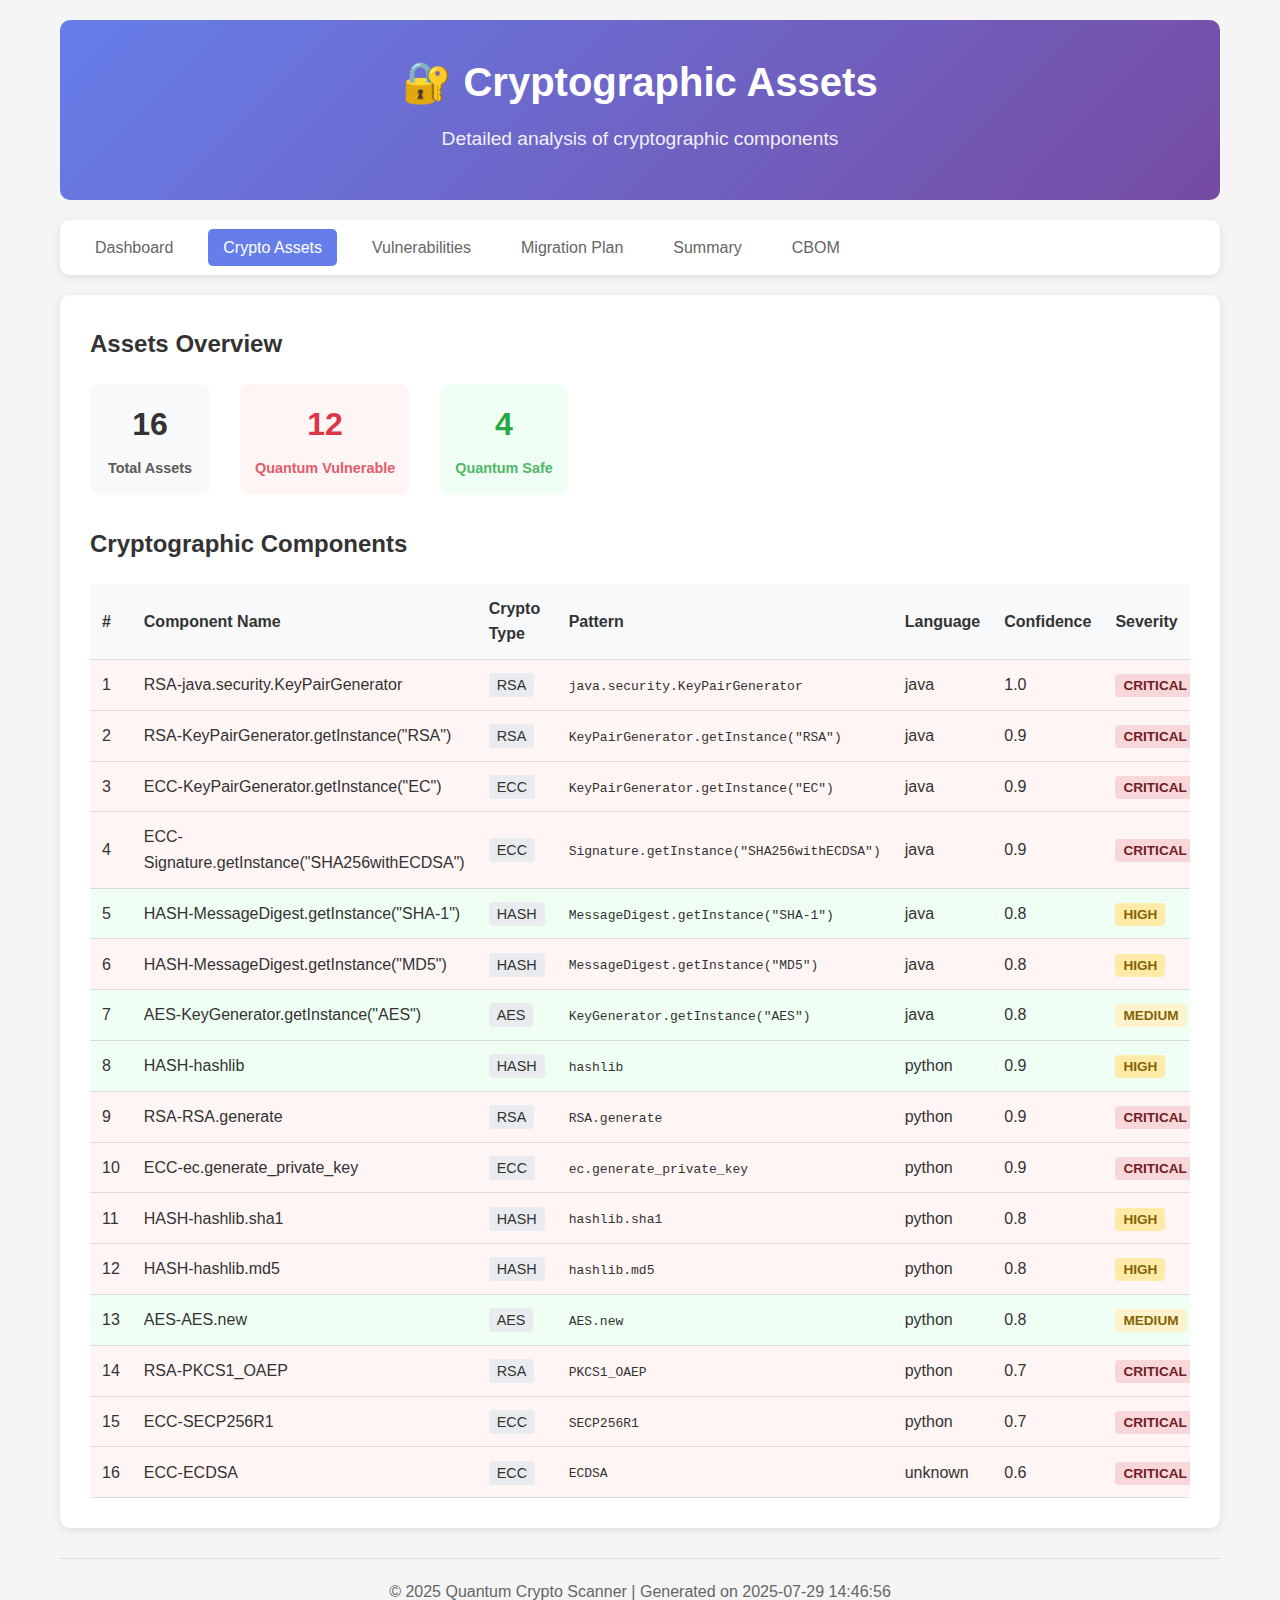
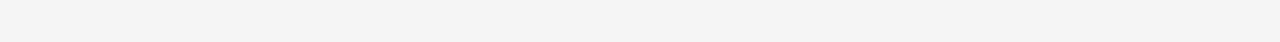
<file: results/html_reports/crypto_assets.html>
<!DOCTYPE html>
<html lang="en">
<head>
    <meta charset="UTF-8">
    <meta name="viewport" content="width=device-width, initial-scale=1.0">
    <title>Crypto Assets - Quantum Crypto Scanner</title>
    <link rel="stylesheet" href="styles.css">
</head>
<body>
    <div class="container">
        <header class="header">
            <h1>🔐 Cryptographic Assets</h1>
            <p class="subtitle">Detailed analysis of cryptographic components</p>
        </header>

        <nav class="nav-menu">
            <ul>
                <li><a href="index.html">Dashboard</a></li>
                <li><a href="crypto_assets.html" class="active">Crypto Assets</a></li>
                <li><a href="vulnerabilities.html">Vulnerabilities</a></li>
                <li><a href="migration_plan.html">Migration Plan</a></li>
                <li><a href="summary.html">Summary</a></li>
                <li><a href="cbom.html">CBOM</a></li>
            </ul>
        </nav>

        <main class="main-content">
            <div class="assets-overview">
                <h2>Assets Overview</h2>
                <div class="overview-stats">
                    <div class="stat-item">
                        <span class="stat-number">16</span>
                        <span class="stat-label">Total Assets</span>
                    </div>
                    <div class="stat-item vulnerable">
                        <span class="stat-number">12</span>
                        <span class="stat-label">Quantum Vulnerable</span>
                    </div>
                    <div class="stat-item safe">
                        <span class="stat-number">4</span>
                        <span class="stat-label">Quantum Safe</span>
                    </div>
                </div>
            </div>

            <div class="assets-table-container">
                <h2>Cryptographic Components</h2>
                <table class="assets-table">
                    <thead>
                        <tr>
                            <th>#</th>
                            <th>Component Name</th>
                            <th>Crypto Type</th>
                            <th>Pattern</th>
                            <th>Language</th>
                            <th>Confidence</th>
                            <th>Severity</th>
                            <th>Quantum Vulnerable</th>
                            <th>Risk Level</th>
                        </tr>
                    </thead>
                    <tbody>
                        
            <tr class="vulnerable">
                <td>1</td>
                <td>RSA-java.security.KeyPairGenerator</td>
                <td><span class="crypto-type">RSA</span></td>
                <td><code>java.security.KeyPairGenerator</code></td>
                <td>java</td>
                <td>1.0</td>
                <td><span class="severity severity-critical">CRITICAL</span></td>
                <td><span class="quantum-status vulnerable">True</span></td>
                <td><span class="risk-level risk-critical">CRITICAL</span></td>
            </tr>
        
            <tr class="vulnerable">
                <td>2</td>
                <td>RSA-KeyPairGenerator.getInstance("RSA")</td>
                <td><span class="crypto-type">RSA</span></td>
                <td><code>KeyPairGenerator.getInstance("RSA")</code></td>
                <td>java</td>
                <td>0.9</td>
                <td><span class="severity severity-critical">CRITICAL</span></td>
                <td><span class="quantum-status vulnerable">True</span></td>
                <td><span class="risk-level risk-critical">CRITICAL</span></td>
            </tr>
        
            <tr class="vulnerable">
                <td>3</td>
                <td>ECC-KeyPairGenerator.getInstance("EC")</td>
                <td><span class="crypto-type">ECC</span></td>
                <td><code>KeyPairGenerator.getInstance("EC")</code></td>
                <td>java</td>
                <td>0.9</td>
                <td><span class="severity severity-critical">CRITICAL</span></td>
                <td><span class="quantum-status vulnerable">True</span></td>
                <td><span class="risk-level risk-critical">CRITICAL</span></td>
            </tr>
        
            <tr class="vulnerable">
                <td>4</td>
                <td>ECC-Signature.getInstance("SHA256withECDSA")</td>
                <td><span class="crypto-type">ECC</span></td>
                <td><code>Signature.getInstance("SHA256withECDSA")</code></td>
                <td>java</td>
                <td>0.9</td>
                <td><span class="severity severity-critical">CRITICAL</span></td>
                <td><span class="quantum-status vulnerable">True</span></td>
                <td><span class="risk-level risk-critical">CRITICAL</span></td>
            </tr>
        
            <tr class="safe">
                <td>5</td>
                <td>HASH-MessageDigest.getInstance("SHA-1")</td>
                <td><span class="crypto-type">HASH</span></td>
                <td><code>MessageDigest.getInstance("SHA-1")</code></td>
                <td>java</td>
                <td>0.8</td>
                <td><span class="severity severity-high">HIGH</span></td>
                <td><span class="quantum-status safe">False</span></td>
                <td><span class="risk-level risk-low">LOW</span></td>
            </tr>
        
            <tr class="vulnerable">
                <td>6</td>
                <td>HASH-MessageDigest.getInstance("MD5")</td>
                <td><span class="crypto-type">HASH</span></td>
                <td><code>MessageDigest.getInstance("MD5")</code></td>
                <td>java</td>
                <td>0.8</td>
                <td><span class="severity severity-high">HIGH</span></td>
                <td><span class="quantum-status vulnerable">True</span></td>
                <td><span class="risk-level risk-medium">MEDIUM</span></td>
            </tr>
        
            <tr class="safe">
                <td>7</td>
                <td>AES-KeyGenerator.getInstance("AES")</td>
                <td><span class="crypto-type">AES</span></td>
                <td><code>KeyGenerator.getInstance("AES")</code></td>
                <td>java</td>
                <td>0.8</td>
                <td><span class="severity severity-medium">MEDIUM</span></td>
                <td><span class="quantum-status safe">False</span></td>
                <td><span class="risk-level risk-low">LOW</span></td>
            </tr>
        
            <tr class="safe">
                <td>8</td>
                <td>HASH-hashlib</td>
                <td><span class="crypto-type">HASH</span></td>
                <td><code>hashlib</code></td>
                <td>python</td>
                <td>0.9</td>
                <td><span class="severity severity-high">HIGH</span></td>
                <td><span class="quantum-status safe">False</span></td>
                <td><span class="risk-level risk-low">LOW</span></td>
            </tr>
        
            <tr class="vulnerable">
                <td>9</td>
                <td>RSA-RSA.generate</td>
                <td><span class="crypto-type">RSA</span></td>
                <td><code>RSA.generate</code></td>
                <td>python</td>
                <td>0.9</td>
                <td><span class="severity severity-critical">CRITICAL</span></td>
                <td><span class="quantum-status vulnerable">True</span></td>
                <td><span class="risk-level risk-critical">CRITICAL</span></td>
            </tr>
        
            <tr class="vulnerable">
                <td>10</td>
                <td>ECC-ec.generate_private_key</td>
                <td><span class="crypto-type">ECC</span></td>
                <td><code>ec.generate_private_key</code></td>
                <td>python</td>
                <td>0.9</td>
                <td><span class="severity severity-critical">CRITICAL</span></td>
                <td><span class="quantum-status vulnerable">True</span></td>
                <td><span class="risk-level risk-critical">CRITICAL</span></td>
            </tr>
        
            <tr class="vulnerable">
                <td>11</td>
                <td>HASH-hashlib.sha1</td>
                <td><span class="crypto-type">HASH</span></td>
                <td><code>hashlib.sha1</code></td>
                <td>python</td>
                <td>0.8</td>
                <td><span class="severity severity-high">HIGH</span></td>
                <td><span class="quantum-status vulnerable">True</span></td>
                <td><span class="risk-level risk-medium">MEDIUM</span></td>
            </tr>
        
            <tr class="vulnerable">
                <td>12</td>
                <td>HASH-hashlib.md5</td>
                <td><span class="crypto-type">HASH</span></td>
                <td><code>hashlib.md5</code></td>
                <td>python</td>
                <td>0.8</td>
                <td><span class="severity severity-high">HIGH</span></td>
                <td><span class="quantum-status vulnerable">True</span></td>
                <td><span class="risk-level risk-medium">MEDIUM</span></td>
            </tr>
        
            <tr class="safe">
                <td>13</td>
                <td>AES-AES.new</td>
                <td><span class="crypto-type">AES</span></td>
                <td><code>AES.new</code></td>
                <td>python</td>
                <td>0.8</td>
                <td><span class="severity severity-medium">MEDIUM</span></td>
                <td><span class="quantum-status safe">False</span></td>
                <td><span class="risk-level risk-low">LOW</span></td>
            </tr>
        
            <tr class="vulnerable">
                <td>14</td>
                <td>RSA-PKCS1_OAEP</td>
                <td><span class="crypto-type">RSA</span></td>
                <td><code>PKCS1_OAEP</code></td>
                <td>python</td>
                <td>0.7</td>
                <td><span class="severity severity-critical">CRITICAL</span></td>
                <td><span class="quantum-status vulnerable">True</span></td>
                <td><span class="risk-level risk-critical">CRITICAL</span></td>
            </tr>
        
            <tr class="vulnerable">
                <td>15</td>
                <td>ECC-SECP256R1</td>
                <td><span class="crypto-type">ECC</span></td>
                <td><code>SECP256R1</code></td>
                <td>python</td>
                <td>0.7</td>
                <td><span class="severity severity-critical">CRITICAL</span></td>
                <td><span class="quantum-status vulnerable">True</span></td>
                <td><span class="risk-level risk-critical">CRITICAL</span></td>
            </tr>
        
            <tr class="vulnerable">
                <td>16</td>
                <td>ECC-ECDSA</td>
                <td><span class="crypto-type">ECC</span></td>
                <td><code>ECDSA</code></td>
                <td>unknown</td>
                <td>0.6</td>
                <td><span class="severity severity-critical">CRITICAL</span></td>
                <td><span class="quantum-status vulnerable">True</span></td>
                <td><span class="risk-level risk-critical">CRITICAL</span></td>
            </tr>
        
                    </tbody>
                </table>
            </div>
        </main>

        <footer class="footer">
            <p>&copy; 2025 Quantum Crypto Scanner | Generated on 2025-07-29 14:46:56</p>
        </footer>
    </div>
</body>
</html>
</file>
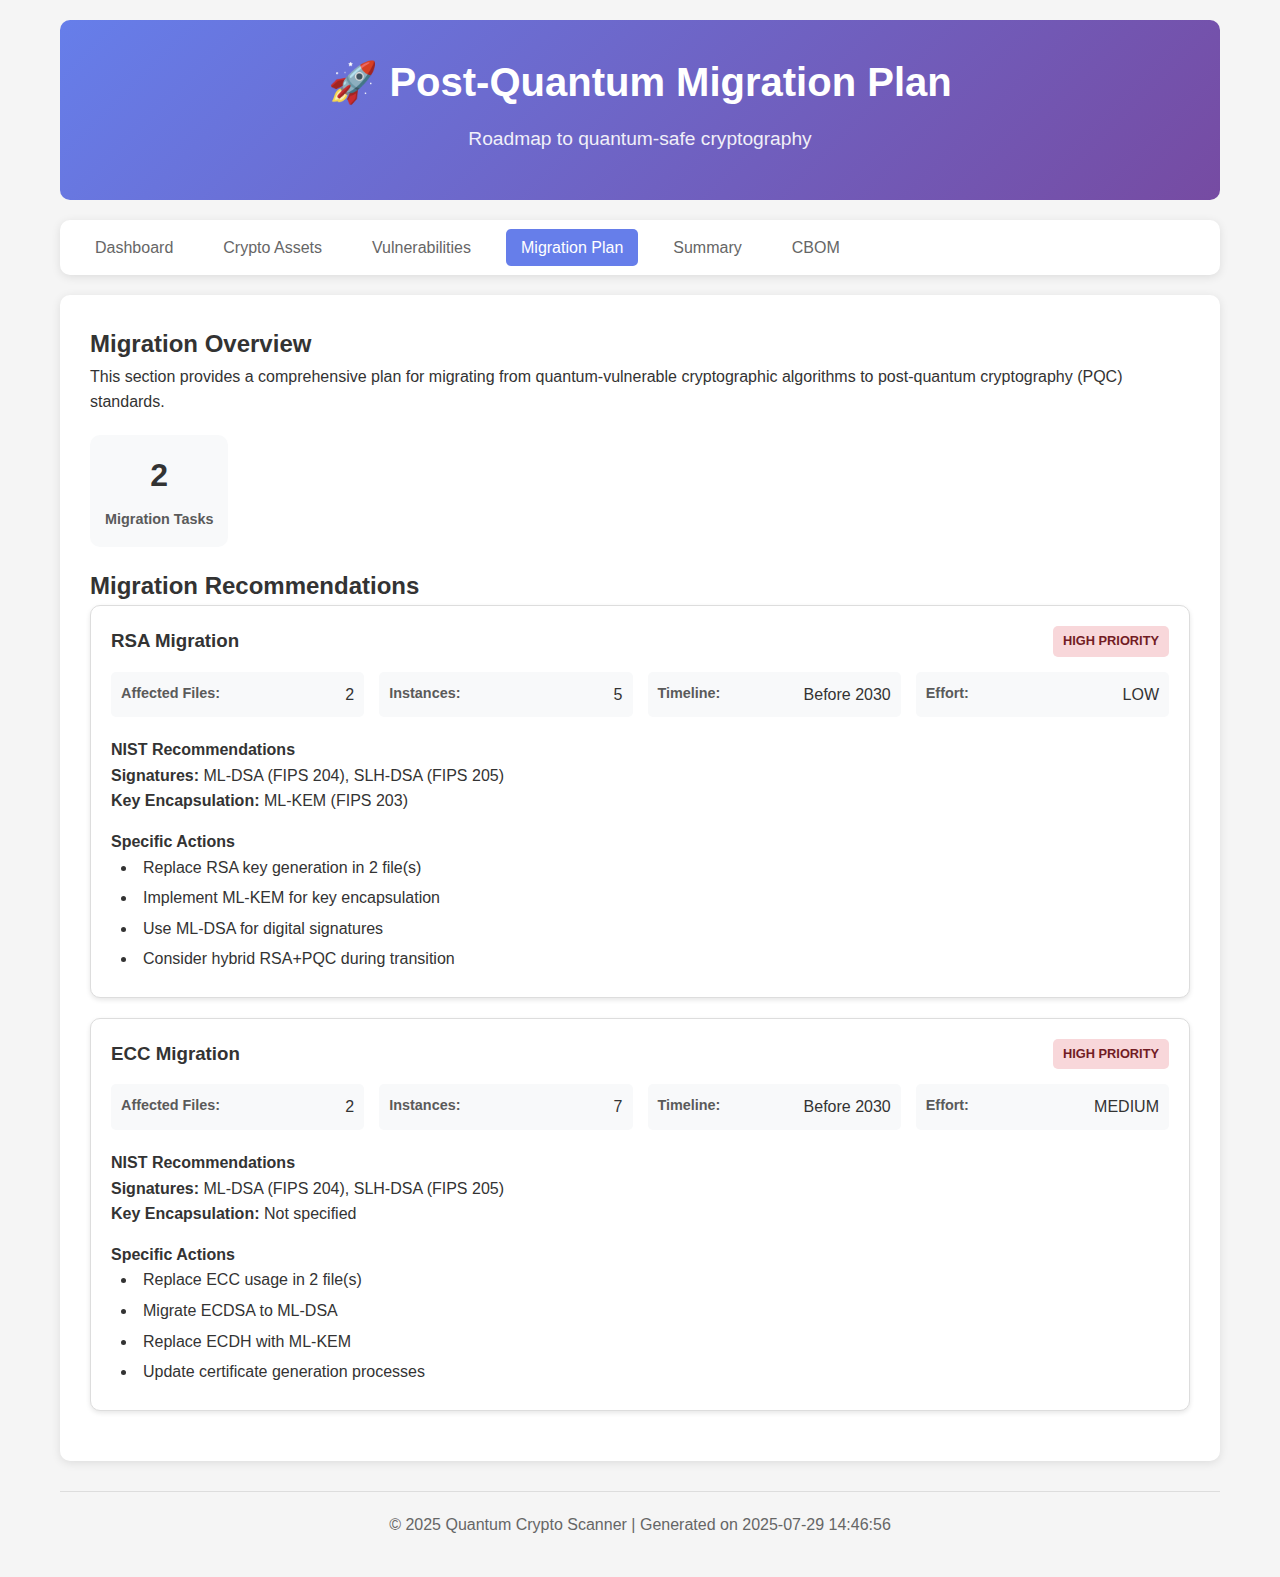
<file: results/html_reports/migration_plan.html>
<!DOCTYPE html>
<html lang="en">
<head>
    <meta charset="UTF-8">
    <meta name="viewport" content="width=device-width, initial-scale=1.0">
    <title>Migration Plan - Quantum Crypto Scanner</title>
    <link rel="stylesheet" href="styles.css">
</head>
<body>
    <div class="container">
        <header class="header">
            <h1>🚀 Post-Quantum Migration Plan</h1>
            <p class="subtitle">Roadmap to quantum-safe cryptography</p>
        </header>

        <nav class="nav-menu">
            <ul>
                <li><a href="index.html">Dashboard</a></li>
                <li><a href="crypto_assets.html">Crypto Assets</a></li>
                <li><a href="vulnerabilities.html">Vulnerabilities</a></li>
                <li><a href="migration_plan.html" class="active">Migration Plan</a></li>
                <li><a href="summary.html">Summary</a></li>
                <li><a href="cbom.html">CBOM</a></li>
            </ul>
        </nav>

        <main class="main-content">
            <div class="migration-overview">
                <h2>Migration Overview</h2>
                <p>This section provides a comprehensive plan for migrating from quantum-vulnerable cryptographic algorithms to post-quantum cryptography (PQC) standards.</p>
                
                <div class="overview-stats">
                    <div class="stat-item">
                        <span class="stat-number">2</span>
                        <span class="stat-label">Migration Tasks</span>
                    </div>
                </div>
            </div>

            <div class="migration-recommendations">
                <h2>Migration Recommendations</h2>
                
            <div class="migration-card priority-high">
                <div class="migration-header">
                    <h3>RSA Migration</h3>
                    <span class="priority-badge priority-high">HIGH Priority</span>
                </div>
                <div class="migration-content">
                    <div class="migration-stats">
                        <div class="stat">
                            <span class="stat-label">Affected Files:</span>
                            <span class="stat-value">2</span>
                        </div>
                        <div class="stat">
                            <span class="stat-label">Instances:</span>
                            <span class="stat-value">5</span>
                        </div>
                        <div class="stat">
                            <span class="stat-label">Timeline:</span>
                            <span class="stat-value">Before 2030</span>
                        </div>
                        <div class="stat">
                            <span class="stat-label">Effort:</span>
                            <span class="stat-value">LOW</span>
                        </div>
                    </div>
                    
                    <div class="nist-recommendations">
                        <h4>NIST Recommendations</h4>
                        <p><strong>Signatures:</strong> ML-DSA (FIPS 204), SLH-DSA (FIPS 205)</p>
                        <p><strong>Key Encapsulation:</strong> ML-KEM (FIPS 203)</p>
                    </div>
                    
                    <div class="action-items">
                        <h4>Specific Actions</h4>
                        <ul><li>Replace RSA key generation in 2 file(s)</li><li>Implement ML-KEM for key encapsulation</li><li>Use ML-DSA for digital signatures</li><li>Consider hybrid RSA+PQC during transition</li></ul>
                    </div>
                </div>
            </div>
        
            <div class="migration-card priority-high">
                <div class="migration-header">
                    <h3>ECC Migration</h3>
                    <span class="priority-badge priority-high">HIGH Priority</span>
                </div>
                <div class="migration-content">
                    <div class="migration-stats">
                        <div class="stat">
                            <span class="stat-label">Affected Files:</span>
                            <span class="stat-value">2</span>
                        </div>
                        <div class="stat">
                            <span class="stat-label">Instances:</span>
                            <span class="stat-value">7</span>
                        </div>
                        <div class="stat">
                            <span class="stat-label">Timeline:</span>
                            <span class="stat-value">Before 2030</span>
                        </div>
                        <div class="stat">
                            <span class="stat-label">Effort:</span>
                            <span class="stat-value">MEDIUM</span>
                        </div>
                    </div>
                    
                    <div class="nist-recommendations">
                        <h4>NIST Recommendations</h4>
                        <p><strong>Signatures:</strong> ML-DSA (FIPS 204), SLH-DSA (FIPS 205)</p>
                        <p><strong>Key Encapsulation:</strong> Not specified</p>
                    </div>
                    
                    <div class="action-items">
                        <h4>Specific Actions</h4>
                        <ul><li>Replace ECC usage in 2 file(s)</li><li>Migrate ECDSA to ML-DSA</li><li>Replace ECDH with ML-KEM</li><li>Update certificate generation processes</li></ul>
                    </div>
                </div>
            </div>
        
            </div>
        </main>

        <footer class="footer">
            <p>&copy; 2025 Quantum Crypto Scanner | Generated on 2025-07-29 14:46:56</p>
        </footer>
    </div>
</body>
</html>
</file>
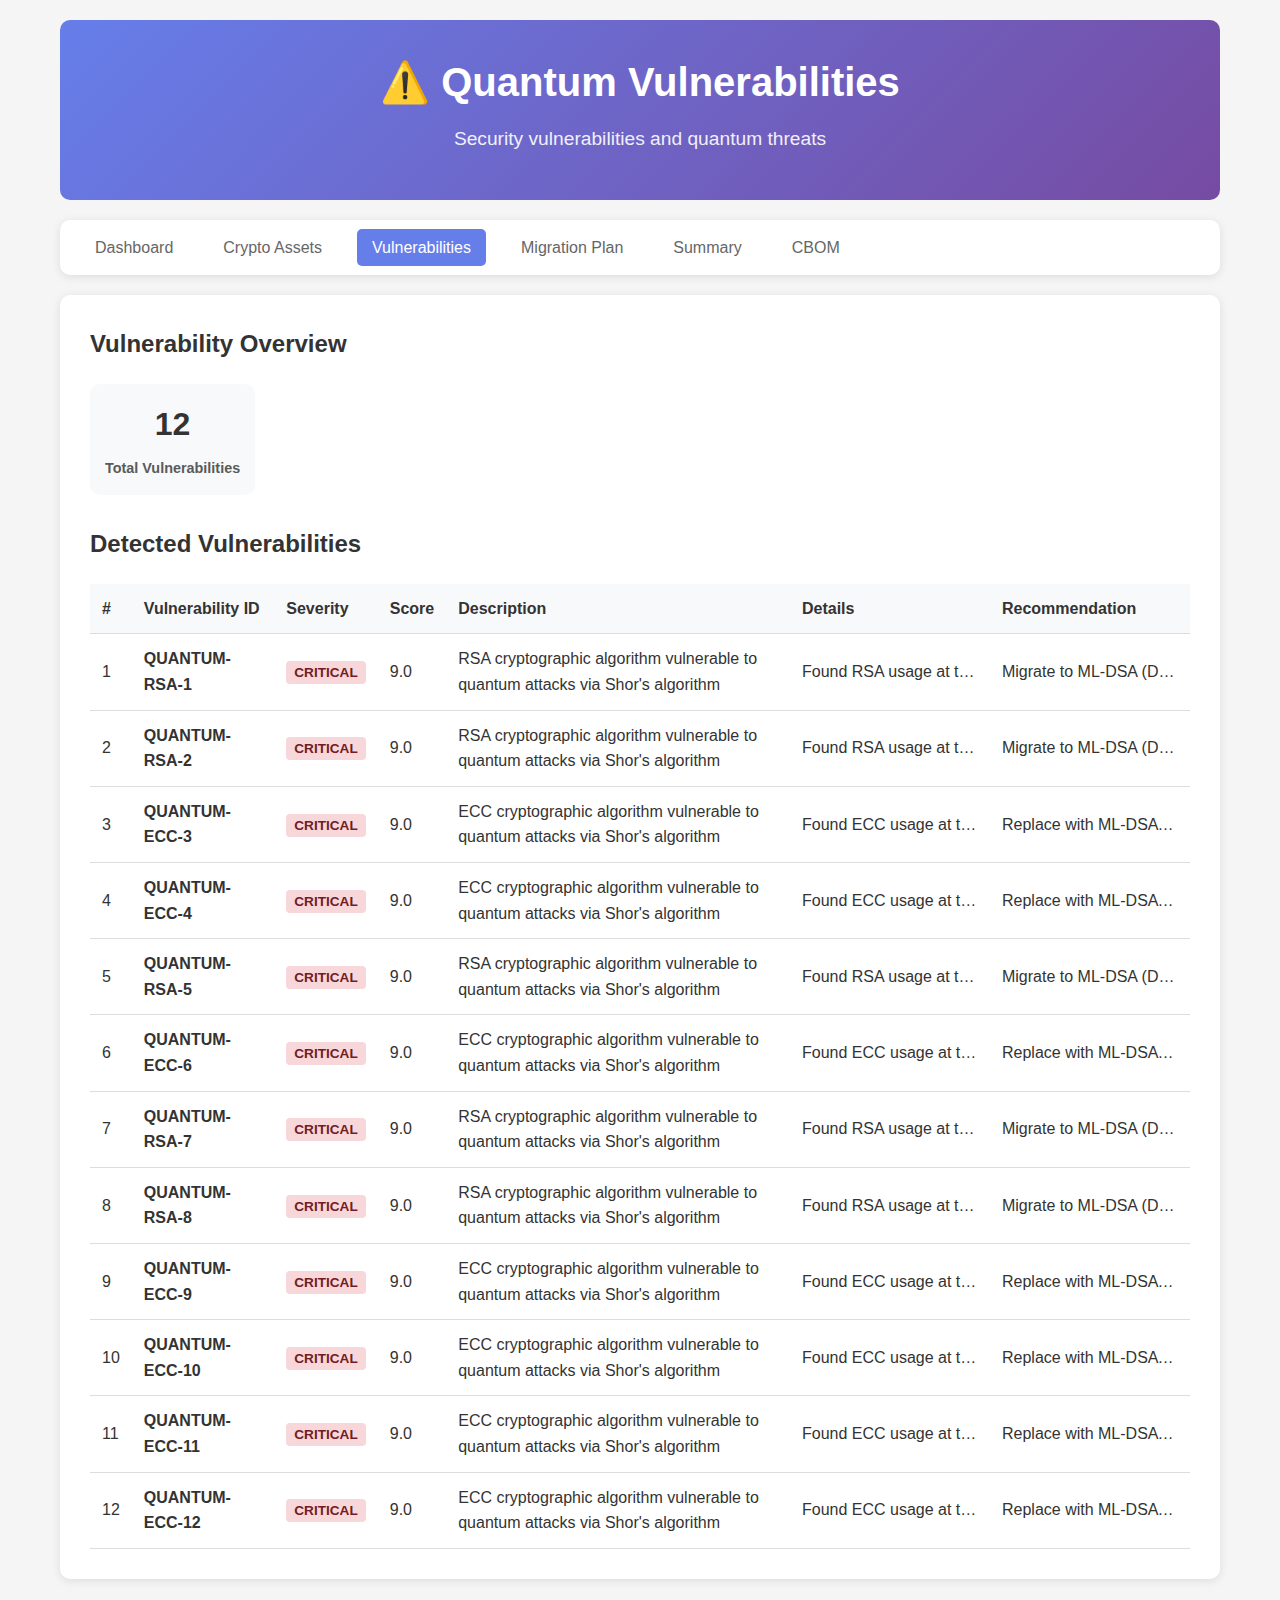
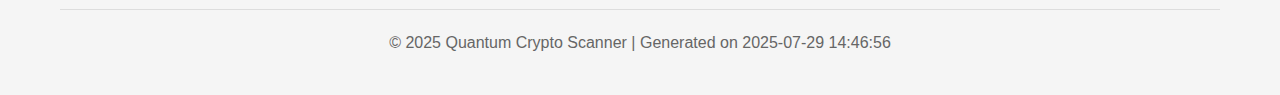
<file: results/html_reports/vulnerabilities.html>
<!DOCTYPE html>
<html lang="en">
<head>
    <meta charset="UTF-8">
    <meta name="viewport" content="width=device-width, initial-scale=1.0">
    <title>Vulnerabilities - Quantum Crypto Scanner</title>
    <link rel="stylesheet" href="styles.css">
</head>
<body>
    <div class="container">
        <header class="header">
            <h1>⚠️ Quantum Vulnerabilities</h1>
            <p class="subtitle">Security vulnerabilities and quantum threats</p>
        </header>

        <nav class="nav-menu">
            <ul>
                <li><a href="index.html">Dashboard</a></li>
                <li><a href="crypto_assets.html">Crypto Assets</a></li>
                <li><a href="vulnerabilities.html" class="active">Vulnerabilities</a></li>
                <li><a href="migration_plan.html">Migration Plan</a></li>
                <li><a href="summary.html">Summary</a></li>
                <li><a href="cbom.html">CBOM</a></li>
            </ul>
        </nav>

        <main class="main-content">
            <div class="vulnerabilities-overview">
                <h2>Vulnerability Overview</h2>
                <div class="overview-stats">
                    <div class="stat-item critical">
                        <span class="stat-number">12</span>
                        <span class="stat-label">Total Vulnerabilities</span>
                    </div>
                </div>
            </div>

            <div class="vulnerabilities-table-container">
                <h2>Detected Vulnerabilities</h2>
                <table class="vulnerabilities-table">
                    <thead>
                        <tr>
                            <th>#</th>
                            <th>Vulnerability ID</th>
                            <th>Severity</th>
                            <th>Score</th>
                            <th>Description</th>
                            <th>Details</th>
                            <th>Recommendation</th>
                        </tr>
                    </thead>
                    <tbody>
                        
            <tr>
                <td>1</td>
                <td><strong>QUANTUM-RSA-1</strong></td>
                <td><span class="severity severity-critical">Critical</span></td>
                <td>9.0</td>
                <td>RSA cryptographic algorithm vulnerable to quantum attacks via Shor's algorithm</td>
                <td class="detail-cell">Found RSA usage at test_samples/vulnerable_code.java:4. This algorithm will be broken by sufficiently powerful quantum computers.</td>
                <td class="recommendation-cell">Migrate to ML-DSA (Dilithium) for digital signatures or ML-KEM (Kyber) for key encapsulation</td>
            </tr>
        
            <tr>
                <td>2</td>
                <td><strong>QUANTUM-RSA-2</strong></td>
                <td><span class="severity severity-critical">Critical</span></td>
                <td>9.0</td>
                <td>RSA cryptographic algorithm vulnerable to quantum attacks via Shor's algorithm</td>
                <td class="detail-cell">Found RSA usage at test_samples/vulnerable_code.java:14. This algorithm will be broken by sufficiently powerful quantum computers.</td>
                <td class="recommendation-cell">Migrate to ML-DSA (Dilithium) for digital signatures or ML-KEM (Kyber) for key encapsulation</td>
            </tr>
        
            <tr>
                <td>3</td>
                <td><strong>QUANTUM-ECC-3</strong></td>
                <td><span class="severity severity-critical">Critical</span></td>
                <td>9.0</td>
                <td>ECC cryptographic algorithm vulnerable to quantum attacks via Shor's algorithm</td>
                <td class="detail-cell">Found ECC usage at test_samples/vulnerable_code.java:21. This algorithm will be broken by sufficiently powerful quantum computers.</td>
                <td class="recommendation-cell">Replace with ML-DSA (Dilithium) for signatures or consider hybrid classical+PQC approach</td>
            </tr>
        
            <tr>
                <td>4</td>
                <td><strong>QUANTUM-ECC-4</strong></td>
                <td><span class="severity severity-critical">Critical</span></td>
                <td>9.0</td>
                <td>ECC cryptographic algorithm vulnerable to quantum attacks via Shor's algorithm</td>
                <td class="detail-cell">Found ECC usage at test_samples/vulnerable_code.java:28. This algorithm will be broken by sufficiently powerful quantum computers.</td>
                <td class="recommendation-cell">Replace with ML-DSA (Dilithium) for signatures or consider hybrid classical+PQC approach</td>
            </tr>
        
            <tr>
                <td>5</td>
                <td><strong>QUANTUM-RSA-5</strong></td>
                <td><span class="severity severity-critical">Critical</span></td>
                <td>9.0</td>
                <td>RSA cryptographic algorithm vulnerable to quantum attacks via Shor's algorithm</td>
                <td class="detail-cell">Found RSA usage at test_samples/vulnerable_code.py:13. This algorithm will be broken by sufficiently powerful quantum computers.</td>
                <td class="recommendation-cell">Migrate to ML-DSA (Dilithium) for digital signatures or ML-KEM (Kyber) for key encapsulation</td>
            </tr>
        
            <tr>
                <td>6</td>
                <td><strong>QUANTUM-ECC-6</strong></td>
                <td><span class="severity severity-critical">Critical</span></td>
                <td>9.0</td>
                <td>ECC cryptographic algorithm vulnerable to quantum attacks via Shor's algorithm</td>
                <td class="detail-cell">Found ECC usage at test_samples/vulnerable_code.py:22. This algorithm will be broken by sufficiently powerful quantum computers.</td>
                <td class="recommendation-cell">Replace with ML-DSA (Dilithium) for signatures or consider hybrid classical+PQC approach</td>
            </tr>
        
            <tr>
                <td>7</td>
                <td><strong>QUANTUM-RSA-7</strong></td>
                <td><span class="severity severity-critical">Critical</span></td>
                <td>9.0</td>
                <td>RSA cryptographic algorithm vulnerable to quantum attacks via Shor's algorithm</td>
                <td class="detail-cell">Found RSA usage at test_samples/vulnerable_code.py:6. This algorithm will be broken by sufficiently powerful quantum computers.</td>
                <td class="recommendation-cell">Migrate to ML-DSA (Dilithium) for digital signatures or ML-KEM (Kyber) for key encapsulation</td>
            </tr>
        
            <tr>
                <td>8</td>
                <td><strong>QUANTUM-RSA-8</strong></td>
                <td><span class="severity severity-critical">Critical</span></td>
                <td>9.0</td>
                <td>RSA cryptographic algorithm vulnerable to quantum attacks via Shor's algorithm</td>
                <td class="detail-cell">Found RSA usage at test_samples/vulnerable_code.py:17. This algorithm will be broken by sufficiently powerful quantum computers.</td>
                <td class="recommendation-cell">Migrate to ML-DSA (Dilithium) for digital signatures or ML-KEM (Kyber) for key encapsulation</td>
            </tr>
        
            <tr>
                <td>9</td>
                <td><strong>QUANTUM-ECC-9</strong></td>
                <td><span class="severity severity-critical">Critical</span></td>
                <td>9.0</td>
                <td>ECC cryptographic algorithm vulnerable to quantum attacks via Shor's algorithm</td>
                <td class="detail-cell">Found ECC usage at test_samples/vulnerable_code.py:22. This algorithm will be broken by sufficiently powerful quantum computers.</td>
                <td class="recommendation-cell">Replace with ML-DSA (Dilithium) for signatures or consider hybrid classical+PQC approach</td>
            </tr>
        
            <tr>
                <td>10</td>
                <td><strong>QUANTUM-ECC-10</strong></td>
                <td><span class="severity severity-critical">Critical</span></td>
                <td>9.0</td>
                <td>ECC cryptographic algorithm vulnerable to quantum attacks via Shor's algorithm</td>
                <td class="detail-cell">Found ECC usage at test_samples/vulnerable_code.java:26. This algorithm will be broken by sufficiently powerful quantum computers.</td>
                <td class="recommendation-cell">Replace with ML-DSA (Dilithium) for signatures or consider hybrid classical+PQC approach</td>
            </tr>
        
            <tr>
                <td>11</td>
                <td><strong>QUANTUM-ECC-11</strong></td>
                <td><span class="severity severity-critical">Critical</span></td>
                <td>9.0</td>
                <td>ECC cryptographic algorithm vulnerable to quantum attacks via Shor's algorithm</td>
                <td class="detail-cell">Found ECC usage at test_samples/vulnerable_code.java:28. This algorithm will be broken by sufficiently powerful quantum computers.</td>
                <td class="recommendation-cell">Replace with ML-DSA (Dilithium) for signatures or consider hybrid classical+PQC approach</td>
            </tr>
        
            <tr>
                <td>12</td>
                <td><strong>QUANTUM-ECC-12</strong></td>
                <td><span class="severity severity-critical">Critical</span></td>
                <td>9.0</td>
                <td>ECC cryptographic algorithm vulnerable to quantum attacks via Shor's algorithm</td>
                <td class="detail-cell">Found ECC usage at test_samples/vulnerable_code.py:26. This algorithm will be broken by sufficiently powerful quantum computers.</td>
                <td class="recommendation-cell">Replace with ML-DSA (Dilithium) for signatures or consider hybrid classical+PQC approach</td>
            </tr>
        
                    </tbody>
                </table>
            </div>
        </main>

        <footer class="footer">
            <p>&copy; 2025 Quantum Crypto Scanner | Generated on 2025-07-29 14:46:56</p>
        </footer>
    </div>
</body>
</html>
</file>
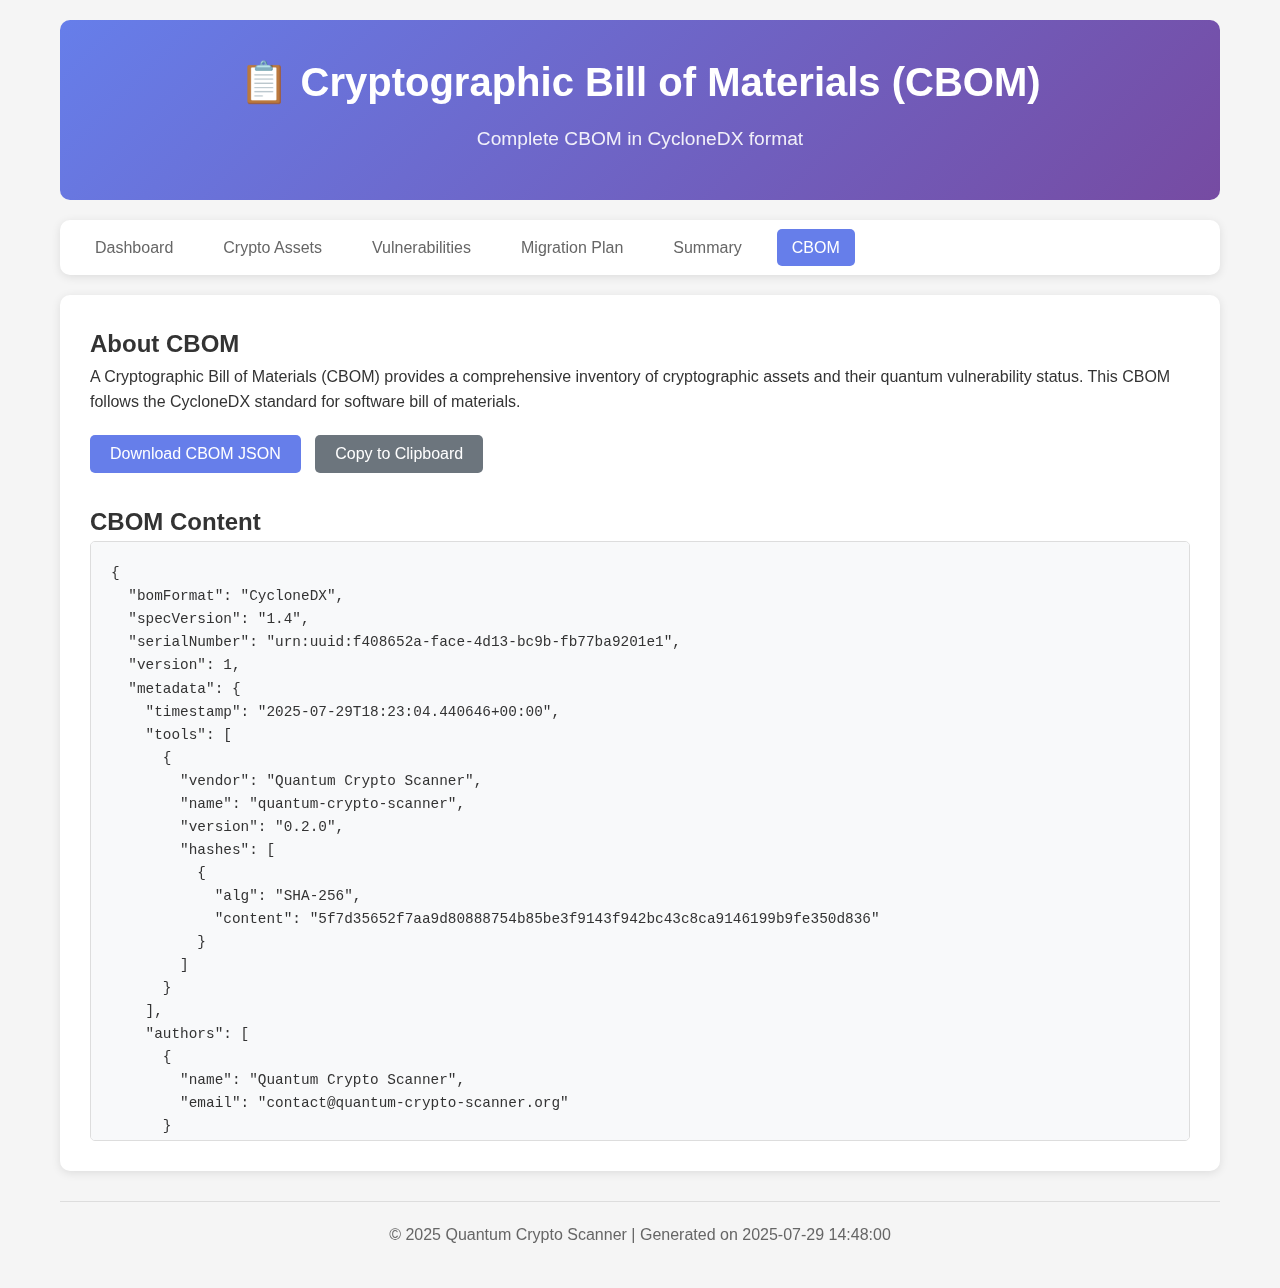
<file: results/html_reports_.._test_samples_cbom/cbom.html>
<!DOCTYPE html>
<html lang="en">
<head>
    <meta charset="UTF-8">
    <meta name="viewport" content="width=device-width, initial-scale=1.0">
    <title>CBOM - Quantum Crypto Scanner</title>
    <link rel="stylesheet" href="styles.css">
</head>
<body>
    <div class="container">
        <header class="header">
            <h1>📋 Cryptographic Bill of Materials (CBOM)</h1>
            <p class="subtitle">Complete CBOM in CycloneDX format</p>
        </header>

        <nav class="nav-menu">
            <ul>
                <li><a href="index.html">Dashboard</a></li>
                <li><a href="crypto_assets.html">Crypto Assets</a></li>
                <li><a href="vulnerabilities.html">Vulnerabilities</a></li>
                <li><a href="migration_plan.html">Migration Plan</a></li>
                <li><a href="summary.html">Summary</a></li>
                <li><a href="cbom.html" class="active">CBOM</a></li>
            </ul>
        </nav>

        <main class="main-content">
            <div class="cbom-info">
                <h2>About CBOM</h2>
                <p>A Cryptographic Bill of Materials (CBOM) provides a comprehensive inventory of cryptographic assets and their quantum vulnerability status. This CBOM follows the CycloneDX standard for software bill of materials.</p>
                
                <div class="cbom-actions">
                    <button onclick="downloadCBOM()" class="btn btn-primary">Download CBOM JSON</button>
                    <button onclick="copyCBOM()" class="btn btn-secondary">Copy to Clipboard</button>
                </div>
            </div>

            <div class="cbom-content">
                <h2>CBOM Content</h2>
                <pre id="cbom-json" class="cbom-json">{
  "bomFormat": "CycloneDX",
  "specVersion": "1.4",
  "serialNumber": "urn:uuid:f408652a-face-4d13-bc9b-fb77ba9201e1",
  "version": 1,
  "metadata": {
    "timestamp": "2025-07-29T18:23:04.440646+00:00",
    "tools": [
      {
        "vendor": "Quantum Crypto Scanner",
        "name": "quantum-crypto-scanner",
        "version": "0.2.0",
        "hashes": [
          {
            "alg": "SHA-256",
            "content": "5f7d35652f7aa9d80888754b85be3f9143f942bc43c8ca9146199b9fe350d836"
          }
        ]
      }
    ],
    "authors": [
      {
        "name": "Quantum Crypto Scanner",
        "email": "contact@quantum-crypto-scanner.org"
      }
    ],
    "component": {
      "type": "application",
      "bom-ref": "unknown-project",
      "name": "unknown-project",
      "version": "1.0.0",
      "description": "Cryptographic inventory for unknown-project"
    },
    "properties": [
      {
        "name": "quantum-crypto-scanner:scan-method",
        "value": "enhanced_multi_engine"
      },
      {
        "name": "quantum-crypto-scanner:files-scanned",
        "value": "2"
      }
    ]
  },
  "components": [
    {
      "type": "cryptographic-asset",
      "bom-ref": "crypto-0de1d711-0b28-448f-b494-7d71c9b88442",
      "name": "RSA-java.security.KeyPairGenerator",
      "version": "unknown",
      "description": "RSA cryptographic usage",
      "scope": "required",
      "hashes": [],
      "licenses": [],
      "properties": [
        {
          "name": "crypto:algorithm-type",
          "value": "RSA"
        },
        {
          "name": "crypto:pattern",
          "value": "java.security.KeyPairGenerator"
        },
        {
          "name": "crypto:language",
          "value": "java"
        },
        {
          "name": "crypto:confidence",
          "value": "1.0"
        },
        {
          "name": "crypto:severity",
          "value": "CRITICAL"
        },
        {
          "name": "quantum:vulnerable",
          "value": "True"
        },
        {
          "name": "quantum:risk-level",
          "value": "CRITICAL"
        },
        {
          "name": "quantum:break-timeline",
          "value": "2030-2035"
        },
        {
          "name": "quantum:attack-method",
          "value": "Shor's Algorithm"
        }
      ]
    },
    {
      "type": "cryptographic-asset",
      "bom-ref": "crypto-3267acbd-172a-4ff4-9039-2c542b3c800f",
      "name": "RSA-KeyPairGenerator.getInstance(\"RSA\")",
      "version": "unknown",
      "description": "RSA cryptographic usage",
      "scope": "required",
      "hashes": [],
      "licenses": [],
      "properties": [
        {
          "name": "crypto:algorithm-type",
          "value": "RSA"
        },
        {
          "name": "crypto:pattern",
          "value": "KeyPairGenerator.getInstance(\"RSA\")"
        },
        {
          "name": "crypto:language",
          "value": "java"
        },
        {
          "name": "crypto:confidence",
          "value": "0.9"
        },
        {
          "name": "crypto:severity",
          "value": "CRITICAL"
        },
        {
          "name": "quantum:vulnerable",
          "value": "True"
        },
        {
          "name": "quantum:risk-level",
          "value": "CRITICAL"
        },
        {
          "name": "quantum:break-timeline",
          "value": "2030-2035"
        },
        {
          "name": "quantum:attack-method",
          "value": "Shor's Algorithm"
        }
      ]
    },
    {
      "type": "cryptographic-asset",
      "bom-ref": "crypto-28a39826-8df3-4673-b27b-5bcba9f96f92",
      "name": "ECC-KeyPairGenerator.getInstance(\"EC\")",
      "version": "unknown",
      "description": "ECC cryptographic usage",
      "scope": "required",
      "hashes": [],
      "licenses": [],
      "properties": [
        {
          "name": "crypto:algorithm-type",
          "value": "ECC"
        },
        {
          "name": "crypto:pattern",
          "value": "KeyPairGenerator.getInstance(\"EC\")"
        },
        {
          "name": "crypto:language",
          "value": "java"
        },
        {
          "name": "crypto:confidence",
          "value": "0.9"
        },
        {
          "name": "crypto:severity",
          "value": "CRITICAL"
        },
        {
          "name": "quantum:vulnerable",
          "value": "True"
        },
        {
          "name": "quantum:risk-level",
          "value": "CRITICAL"
        },
        {
          "name": "quantum:break-timeline",
          "value": "2030-2035"
        },
        {
          "name": "quantum:attack-method",
          "value": "Shor's Algorithm"
        }
      ]
    },
    {
      "type": "cryptographic-asset",
      "bom-ref": "crypto-aa459158-06c3-4fab-aa97-29397ad2bc0e",
      "name": "ECC-Signature.getInstance(\"SHA256withECDSA\")",
      "version": "unknown",
      "description": "ECC cryptographic usage",
      "scope": "required",
      "hashes": [],
      "licenses": [],
      "properties": [
        {
          "name": "crypto:algorithm-type",
          "value": "ECC"
        },
        {
          "name": "crypto:pattern",
          "value": "Signature.getInstance(\"SHA256withECDSA\")"
        },
        {
          "name": "crypto:language",
          "value": "java"
        },
        {
          "name": "crypto:confidence",
          "value": "0.9"
        },
        {
          "name": "crypto:severity",
          "value": "CRITICAL"
        },
        {
          "name": "quantum:vulnerable",
          "value": "True"
        },
        {
          "name": "quantum:risk-level",
          "value": "CRITICAL"
        },
        {
          "name": "quantum:break-timeline",
          "value": "2030-2035"
        },
        {
          "name": "quantum:attack-method",
          "value": "Shor's Algorithm"
        }
      ]
    },
    {
      "type": "cryptographic-asset",
      "bom-ref": "crypto-b801a5e6-4221-47cd-8c5e-dfbc661b141a",
      "name": "HASH-MessageDigest.getInstance(\"SHA-1\")",
      "version": "unknown",
      "description": "HASH cryptographic usage",
      "scope": "required",
      "hashes": [],
      "licenses": [],
      "properties": [
        {
          "name": "crypto:algorithm-type",
          "value": "HASH"
        },
        {
          "name": "crypto:pattern",
          "value": "MessageDigest.getInstance(\"SHA-1\")"
        },
        {
          "name": "crypto:language",
          "value": "java"
        },
        {
          "name": "crypto:confidence",
          "value": "0.8"
        },
        {
          "name": "crypto:severity",
          "value": "HIGH"
        },
        {
          "name": "quantum:vulnerable",
          "value": "False"
        },
        {
          "name": "quantum:risk-level",
          "value": "LOW"
        },
        {
          "name": "quantum:break-timeline",
          "value": "Post-2050"
        },
        {
          "name": "quantum:attack-method",
          "value": "None known"
        }
      ]
    },
    {
      "type": "cryptographic-asset",
      "bom-ref": "crypto-65641401-e15e-46f2-b80e-6c36aff7b30e",
      "name": "HASH-MessageDigest.getInstance(\"MD5\")",
      "version": "unknown",
      "description": "HASH cryptographic usage",
      "scope": "required",
      "hashes": [],
      "licenses": [],
      "properties": [
        {
          "name": "crypto:algorithm-type",
          "value": "HASH"
        },
        {
          "name": "crypto:pattern",
          "value": "MessageDigest.getInstance(\"MD5\")"
        },
        {
          "name": "crypto:language",
          "value": "java"
        },
        {
          "name": "crypto:confidence",
          "value": "0.8"
        },
        {
          "name": "crypto:severity",
          "value": "HIGH"
        },
        {
          "name": "quantum:vulnerable",
          "value": "True"
        },
        {
          "name": "quantum:risk-level",
          "value": "MEDIUM"
        },
        {
          "name": "quantum:break-timeline",
          "value": "2035-2040"
        },
        {
          "name": "quantum:attack-method",
          "value": "Grover's Algorithm"
        }
      ]
    },
    {
      "type": "cryptographic-asset",
      "bom-ref": "crypto-7353bdc5-dd96-4f26-9a78-166bbb4c77db",
      "name": "AES-KeyGenerator.getInstance(\"AES\")",
      "version": "unknown",
      "description": "AES cryptographic usage",
      "scope": "required",
      "hashes": [],
      "licenses": [],
      "properties": [
        {
          "name": "crypto:algorithm-type",
          "value": "AES"
        },
        {
          "name": "crypto:pattern",
          "value": "KeyGenerator.getInstance(\"AES\")"
        },
        {
          "name": "crypto:language",
          "value": "java"
        },
        {
          "name": "crypto:confidence",
          "value": "0.8"
        },
        {
          "name": "crypto:severity",
          "value": "MEDIUM"
        },
        {
          "name": "quantum:vulnerable",
          "value": "False"
        },
        {
          "name": "quantum:risk-level",
          "value": "LOW"
        },
        {
          "name": "quantum:break-timeline",
          "value": "Post-2050"
        },
        {
          "name": "quantum:attack-method",
          "value": "None known"
        }
      ]
    },
    {
      "type": "cryptographic-asset",
      "bom-ref": "crypto-f41f6d03-eb3b-424b-8992-b82c3bd4d531",
      "name": "HASH-hashlib",
      "version": "unknown",
      "description": "HASH cryptographic usage",
      "scope": "required",
      "hashes": [],
      "licenses": [],
      "properties": [
        {
          "name": "crypto:algorithm-type",
          "value": "HASH"
        },
        {
          "name": "crypto:pattern",
          "value": "hashlib"
        },
        {
          "name": "crypto:language",
          "value": "python"
        },
        {
          "name": "crypto:confidence",
          "value": "0.9"
        },
        {
          "name": "crypto:severity",
          "value": "HIGH"
        },
        {
          "name": "quantum:vulnerable",
          "value": "False"
        },
        {
          "name": "quantum:risk-level",
          "value": "LOW"
        },
        {
          "name": "quantum:break-timeline",
          "value": "Post-2050"
        },
        {
          "name": "quantum:attack-method",
          "value": "None known"
        }
      ]
    },
    {
      "type": "cryptographic-asset",
      "bom-ref": "crypto-3548b7cc-a87f-4b22-ad27-fdf0a1ed2cd1",
      "name": "RSA-RSA.generate",
      "version": "unknown",
      "description": "RSA cryptographic usage",
      "scope": "required",
      "hashes": [],
      "licenses": [],
      "properties": [
        {
          "name": "crypto:algorithm-type",
          "value": "RSA"
        },
        {
          "name": "crypto:pattern",
          "value": "RSA.generate"
        },
        {
          "name": "crypto:language",
          "value": "python"
        },
        {
          "name": "crypto:confidence",
          "value": "0.9"
        },
        {
          "name": "crypto:severity",
          "value": "CRITICAL"
        },
        {
          "name": "quantum:vulnerable",
          "value": "True"
        },
        {
          "name": "quantum:risk-level",
          "value": "CRITICAL"
        },
        {
          "name": "quantum:break-timeline",
          "value": "2030-2035"
        },
        {
          "name": "quantum:attack-method",
          "value": "Shor's Algorithm"
        }
      ]
    },
    {
      "type": "cryptographic-asset",
      "bom-ref": "crypto-b0107df8-299d-408a-84de-30db6c24dcf9",
      "name": "ECC-ec.generate_private_key",
      "version": "unknown",
      "description": "ECC cryptographic usage",
      "scope": "required",
      "hashes": [],
      "licenses": [],
      "properties": [
        {
          "name": "crypto:algorithm-type",
          "value": "ECC"
        },
        {
          "name": "crypto:pattern",
          "value": "ec.generate_private_key"
        },
        {
          "name": "crypto:language",
          "value": "python"
        },
        {
          "name": "crypto:confidence",
          "value": "0.9"
        },
        {
          "name": "crypto:severity",
          "value": "CRITICAL"
        },
        {
          "name": "quantum:vulnerable",
          "value": "True"
        },
        {
          "name": "quantum:risk-level",
          "value": "CRITICAL"
        },
        {
          "name": "quantum:break-timeline",
          "value": "2030-2035"
        },
        {
          "name": "quantum:attack-method",
          "value": "Shor's Algorithm"
        }
      ]
    },
    {
      "type": "cryptographic-asset",
      "bom-ref": "crypto-9784f59f-34ae-4194-9eb5-417d78ec66e9",
      "name": "HASH-hashlib.sha1",
      "version": "unknown",
      "description": "HASH cryptographic usage",
      "scope": "required",
      "hashes": [],
      "licenses": [],
      "properties": [
        {
          "name": "crypto:algorithm-type",
          "value": "HASH"
        },
        {
          "name": "crypto:pattern",
          "value": "hashlib.sha1"
        },
        {
          "name": "crypto:language",
          "value": "python"
        },
        {
          "name": "crypto:confidence",
          "value": "0.8"
        },
        {
          "name": "crypto:severity",
          "value": "HIGH"
        },
        {
          "name": "quantum:vulnerable",
          "value": "True"
        },
        {
          "name": "quantum:risk-level",
          "value": "MEDIUM"
        },
        {
          "name": "quantum:break-timeline",
          "value": "2035-2040"
        },
        {
          "name": "quantum:attack-method",
          "value": "Grover's Algorithm"
        }
      ]
    },
    {
      "type": "cryptographic-asset",
      "bom-ref": "crypto-1bcd5854-5451-46f8-90d3-ba5001abab63",
      "name": "HASH-hashlib.md5",
      "version": "unknown",
      "description": "HASH cryptographic usage",
      "scope": "required",
      "hashes": [],
      "licenses": [],
      "properties": [
        {
          "name": "crypto:algorithm-type",
          "value": "HASH"
        },
        {
          "name": "crypto:pattern",
          "value": "hashlib.md5"
        },
        {
          "name": "crypto:language",
          "value": "python"
        },
        {
          "name": "crypto:confidence",
          "value": "0.8"
        },
        {
          "name": "crypto:severity",
          "value": "HIGH"
        },
        {
          "name": "quantum:vulnerable",
          "value": "True"
        },
        {
          "name": "quantum:risk-level",
          "value": "MEDIUM"
        },
        {
          "name": "quantum:break-timeline",
          "value": "2035-2040"
        },
        {
          "name": "quantum:attack-method",
          "value": "Grover's Algorithm"
        }
      ]
    },
    {
      "type": "cryptographic-asset",
      "bom-ref": "crypto-cb10f7a0-59e0-4bb9-b493-a87319679c3a",
      "name": "AES-AES.new",
      "version": "unknown",
      "description": "AES cryptographic usage",
      "scope": "required",
      "hashes": [],
      "licenses": [],
      "properties": [
        {
          "name": "crypto:algorithm-type",
          "value": "AES"
        },
        {
          "name": "crypto:pattern",
          "value": "AES.new"
        },
        {
          "name": "crypto:language",
          "value": "python"
        },
        {
          "name": "crypto:confidence",
          "value": "0.8"
        },
        {
          "name": "crypto:severity",
          "value": "MEDIUM"
        },
        {
          "name": "quantum:vulnerable",
          "value": "False"
        },
        {
          "name": "quantum:risk-level",
          "value": "LOW"
        },
        {
          "name": "quantum:break-timeline",
          "value": "Post-2050"
        },
        {
          "name": "quantum:attack-method",
          "value": "None known"
        }
      ]
    },
    {
      "type": "cryptographic-asset",
      "bom-ref": "crypto-47991a5e-4f45-4d96-9ceb-c5c37261dfea",
      "name": "RSA-PKCS1_OAEP",
      "version": "unknown",
      "description": "RSA cryptographic usage",
      "scope": "required",
      "hashes": [],
      "licenses": [],
      "properties": [
        {
          "name": "crypto:algorithm-type",
          "value": "RSA"
        },
        {
          "name": "crypto:pattern",
          "value": "PKCS1_OAEP"
        },
        {
          "name": "crypto:language",
          "value": "python"
        },
        {
          "name": "crypto:confidence",
          "value": "0.7"
        },
        {
          "name": "crypto:severity",
          "value": "CRITICAL"
        },
        {
          "name": "quantum:vulnerable",
          "value": "True"
        },
        {
          "name": "quantum:risk-level",
          "value": "CRITICAL"
        },
        {
          "name": "quantum:break-timeline",
          "value": "2030-2035"
        },
        {
          "name": "quantum:attack-method",
          "value": "Shor's Algorithm"
        }
      ]
    },
    {
      "type": "cryptographic-asset",
      "bom-ref": "crypto-42b16a15-7379-42b3-831b-55bd85d7f179",
      "name": "ECC-SECP256R1",
      "version": "unknown",
      "description": "ECC cryptographic usage",
      "scope": "required",
      "hashes": [],
      "licenses": [],
      "properties": [
        {
          "name": "crypto:algorithm-type",
          "value": "ECC"
        },
        {
          "name": "crypto:pattern",
          "value": "SECP256R1"
        },
        {
          "name": "crypto:language",
          "value": "python"
        },
        {
          "name": "crypto:confidence",
          "value": "0.7"
        },
        {
          "name": "crypto:severity",
          "value": "CRITICAL"
        },
        {
          "name": "quantum:vulnerable",
          "value": "True"
        },
        {
          "name": "quantum:risk-level",
          "value": "CRITICAL"
        },
        {
          "name": "quantum:break-timeline",
          "value": "2030-2035"
        },
        {
          "name": "quantum:attack-method",
          "value": "Shor's Algorithm"
        }
      ]
    },
    {
      "type": "cryptographic-asset",
      "bom-ref": "crypto-e68c6464-bb51-44cd-bbcc-4e06ff7ddd94",
      "name": "ECC-ECDSA",
      "version": "unknown",
      "description": "ECC cryptographic usage",
      "scope": "required",
      "hashes": [],
      "licenses": [],
      "properties": [
        {
          "name": "crypto:algorithm-type",
          "value": "ECC"
        },
        {
          "name": "crypto:pattern",
          "value": "ECDSA"
        },
        {
          "name": "crypto:language",
          "value": "unknown"
        },
        {
          "name": "crypto:confidence",
          "value": "0.6"
        },
        {
          "name": "crypto:severity",
          "value": "CRITICAL"
        },
        {
          "name": "quantum:vulnerable",
          "value": "True"
        },
        {
          "name": "quantum:risk-level",
          "value": "CRITICAL"
        },
        {
          "name": "quantum:break-timeline",
          "value": "2030-2035"
        },
        {
          "name": "quantum:attack-method",
          "value": "Shor's Algorithm"
        }
      ]
    }
  ],
  "services": [],
  "dependencies": [
    {
      "ref": "file-96e069a6",
      "dependsOn": [
        "crypto-component-da6018e707fb",
        "crypto-component-0de94275636a",
        "crypto-component-a6b307876c86",
        "crypto-component-cef562d0522f",
        "crypto-component-fc88383770e5",
        "crypto-component-4a134daf5b47",
        "crypto-component-8c08f1bfaac1",
        "crypto-component-20530a5c9b8f",
        "crypto-component-20530a5c9b8f"
      ]
    },
    {
      "ref": "file-6fc2e100",
      "dependsOn": [
        "crypto-component-802cb5a36d1b",
        "crypto-component-f9cb7089543b",
        "crypto-component-fcb1e6563de3",
        "crypto-component-0b0cb7b51e90",
        "crypto-component-3330e537f075",
        "crypto-component-288c1477ee64",
        "crypto-component-68f8e413cf40",
        "crypto-component-68f8e413cf40",
        "crypto-component-e06603f01ff5",
        "crypto-component-20530a5c9b8f"
      ]
    }
  ],
  "compositions": [
    {
      "aggregate": "complete",
      "assemblies": [
        {
          "bom-ref": "cryptographic-inventory",
          "dependencies": [
            "crypto-0",
            "crypto-1",
            "crypto-2",
            "crypto-3",
            "crypto-4",
            "crypto-5",
            "crypto-6",
            "crypto-7",
            "crypto-8",
            "crypto-9",
            "crypto-10",
            "crypto-11",
            "crypto-12",
            "crypto-13",
            "crypto-14",
            "crypto-15",
            "crypto-16",
            "crypto-17",
            "crypto-18"
          ]
        }
      ]
    }
  ],
  "vulnerabilities": [
    {
      "bom-ref": "quantum-vuln-1",
      "id": "QUANTUM-RSA-1",
      "source": {
        "name": "Quantum Crypto Scanner",
        "url": "https://github.com/quantum-crypto-scanner"
      },
      "references": [
        {
          "id": "NIST-PQC",
          "source": {
            "name": "NIST Post-Quantum Cryptography",
            "url": "https://csrc.nist.gov/projects/post-quantum-cryptography"
          }
        }
      ],
      "ratings": [
        {
          "source": {
            "name": "Quantum Crypto Scanner"
          },
          "score": 9.0,
          "severity": "critical",
          "method": "CVSSv3",
          "vector": "CVSS:3.1/AV:N/AC:L/PR:N/UI:N/S:U/C:H/I:H/A:N"
        }
      ],
      "cwes": [
        327
      ],
      "description": "RSA cryptographic algorithm vulnerable to quantum attacks via Shor's algorithm",
      "detail": "Found RSA usage at ../test_samples/vulnerable_code.java:4. This algorithm will be broken by sufficiently powerful quantum computers.",
      "recommendation": "Migrate to ML-DSA (Dilithium) for digital signatures or ML-KEM (Kyber) for key encapsulation",
      "affects": [
        {
          "ref": "crypto-component-da6018e707fb"
        }
      ]
    },
    {
      "bom-ref": "quantum-vuln-2",
      "id": "QUANTUM-RSA-2",
      "source": {
        "name": "Quantum Crypto Scanner",
        "url": "https://github.com/quantum-crypto-scanner"
      },
      "references": [
        {
          "id": "NIST-PQC",
          "source": {
            "name": "NIST Post-Quantum Cryptography",
            "url": "https://csrc.nist.gov/projects/post-quantum-cryptography"
          }
        }
      ],
      "ratings": [
        {
          "source": {
            "name": "Quantum Crypto Scanner"
          },
          "score": 9.0,
          "severity": "critical",
          "method": "CVSSv3",
          "vector": "CVSS:3.1/AV:N/AC:L/PR:N/UI:N/S:U/C:H/I:H/A:N"
        }
      ],
      "cwes": [
        327
      ],
      "description": "RSA cryptographic algorithm vulnerable to quantum attacks via Shor's algorithm",
      "detail": "Found RSA usage at ../test_samples/vulnerable_code.java:14. This algorithm will be broken by sufficiently powerful quantum computers.",
      "recommendation": "Migrate to ML-DSA (Dilithium) for digital signatures or ML-KEM (Kyber) for key encapsulation",
      "affects": [
        {
          "ref": "crypto-component-0de94275636a"
        }
      ]
    },
    {
      "bom-ref": "quantum-vuln-3",
      "id": "QUANTUM-ECC-3",
      "source": {
        "name": "Quantum Crypto Scanner",
        "url": "https://github.com/quantum-crypto-scanner"
      },
      "references": [
        {
          "id": "NIST-PQC",
          "source": {
            "name": "NIST Post-Quantum Cryptography",
            "url": "https://csrc.nist.gov/projects/post-quantum-cryptography"
          }
        }
      ],
      "ratings": [
        {
          "source": {
            "name": "Quantum Crypto Scanner"
          },
          "score": 9.0,
          "severity": "critical",
          "method": "CVSSv3",
          "vector": "CVSS:3.1/AV:N/AC:L/PR:N/UI:N/S:U/C:H/I:H/A:N"
        }
      ],
      "cwes": [
        327
      ],
      "description": "ECC cryptographic algorithm vulnerable to quantum attacks via Shor's algorithm",
      "detail": "Found ECC usage at ../test_samples/vulnerable_code.java:21. This algorithm will be broken by sufficiently powerful quantum computers.",
      "recommendation": "Replace with ML-DSA (Dilithium) for signatures or consider hybrid classical+PQC approach",
      "affects": [
        {
          "ref": "crypto-component-a6b307876c86"
        }
      ]
    },
    {
      "bom-ref": "quantum-vuln-4",
      "id": "QUANTUM-ECC-4",
      "source": {
        "name": "Quantum Crypto Scanner",
        "url": "https://github.com/quantum-crypto-scanner"
      },
      "references": [
        {
          "id": "NIST-PQC",
          "source": {
            "name": "NIST Post-Quantum Cryptography",
            "url": "https://csrc.nist.gov/projects/post-quantum-cryptography"
          }
        }
      ],
      "ratings": [
        {
          "source": {
            "name": "Quantum Crypto Scanner"
          },
          "score": 9.0,
          "severity": "critical",
          "method": "CVSSv3",
          "vector": "CVSS:3.1/AV:N/AC:L/PR:N/UI:N/S:U/C:H/I:H/A:N"
        }
      ],
      "cwes": [
        327
      ],
      "description": "ECC cryptographic algorithm vulnerable to quantum attacks via Shor's algorithm",
      "detail": "Found ECC usage at ../test_samples/vulnerable_code.java:28. This algorithm will be broken by sufficiently powerful quantum computers.",
      "recommendation": "Replace with ML-DSA (Dilithium) for signatures or consider hybrid classical+PQC approach",
      "affects": [
        {
          "ref": "crypto-component-cef562d0522f"
        }
      ]
    },
    {
      "bom-ref": "quantum-vuln-5",
      "id": "QUANTUM-RSA-5",
      "source": {
        "name": "Quantum Crypto Scanner",
        "url": "https://github.com/quantum-crypto-scanner"
      },
      "references": [
        {
          "id": "NIST-PQC",
          "source": {
            "name": "NIST Post-Quantum Cryptography",
            "url": "https://csrc.nist.gov/projects/post-quantum-cryptography"
          }
        }
      ],
      "ratings": [
        {
          "source": {
            "name": "Quantum Crypto Scanner"
          },
          "score": 9.0,
          "severity": "critical",
          "method": "CVSSv3",
          "vector": "CVSS:3.1/AV:N/AC:L/PR:N/UI:N/S:U/C:H/I:H/A:N"
        }
      ],
      "cwes": [
        327
      ],
      "description": "RSA cryptographic algorithm vulnerable to quantum attacks via Shor's algorithm",
      "detail": "Found RSA usage at ../test_samples/vulnerable_code.py:13. This algorithm will be broken by sufficiently powerful quantum computers.",
      "recommendation": "Migrate to ML-DSA (Dilithium) for digital signatures or ML-KEM (Kyber) for key encapsulation",
      "affects": [
        {
          "ref": "crypto-component-f9cb7089543b"
        }
      ]
    },
    {
      "bom-ref": "quantum-vuln-6",
      "id": "QUANTUM-ECC-6",
      "source": {
        "name": "Quantum Crypto Scanner",
        "url": "https://github.com/quantum-crypto-scanner"
      },
      "references": [
        {
          "id": "NIST-PQC",
          "source": {
            "name": "NIST Post-Quantum Cryptography",
            "url": "https://csrc.nist.gov/projects/post-quantum-cryptography"
          }
        }
      ],
      "ratings": [
        {
          "source": {
            "name": "Quantum Crypto Scanner"
          },
          "score": 9.0,
          "severity": "critical",
          "method": "CVSSv3",
          "vector": "CVSS:3.1/AV:N/AC:L/PR:N/UI:N/S:U/C:H/I:H/A:N"
        }
      ],
      "cwes": [
        327
      ],
      "description": "ECC cryptographic algorithm vulnerable to quantum attacks via Shor's algorithm",
      "detail": "Found ECC usage at ../test_samples/vulnerable_code.py:22. This algorithm will be broken by sufficiently powerful quantum computers.",
      "recommendation": "Replace with ML-DSA (Dilithium) for signatures or consider hybrid classical+PQC approach",
      "affects": [
        {
          "ref": "crypto-component-fcb1e6563de3"
        }
      ]
    },
    {
      "bom-ref": "quantum-vuln-7",
      "id": "QUANTUM-RSA-7",
      "source": {
        "name": "Quantum Crypto Scanner",
        "url": "https://github.com/quantum-crypto-scanner"
      },
      "references": [
        {
          "id": "NIST-PQC",
          "source": {
            "name": "NIST Post-Quantum Cryptography",
            "url": "https://csrc.nist.gov/projects/post-quantum-cryptography"
          }
        }
      ],
      "ratings": [
        {
          "source": {
            "name": "Quantum Crypto Scanner"
          },
          "score": 9.0,
          "severity": "critical",
          "method": "CVSSv3",
          "vector": "CVSS:3.1/AV:N/AC:L/PR:N/UI:N/S:U/C:H/I:H/A:N"
        }
      ],
      "cwes": [
        327
      ],
      "description": "RSA cryptographic algorithm vulnerable to quantum attacks via Shor's algorithm",
      "detail": "Found RSA usage at ../test_samples/vulnerable_code.py:6. This algorithm will be broken by sufficiently powerful quantum computers.",
      "recommendation": "Migrate to ML-DSA (Dilithium) for digital signatures or ML-KEM (Kyber) for key encapsulation",
      "affects": [
        {
          "ref": "crypto-component-68f8e413cf40"
        }
      ]
    },
    {
      "bom-ref": "quantum-vuln-8",
      "id": "QUANTUM-RSA-8",
      "source": {
        "name": "Quantum Crypto Scanner",
        "url": "https://github.com/quantum-crypto-scanner"
      },
      "references": [
        {
          "id": "NIST-PQC",
          "source": {
            "name": "NIST Post-Quantum Cryptography",
            "url": "https://csrc.nist.gov/projects/post-quantum-cryptography"
          }
        }
      ],
      "ratings": [
        {
          "source": {
            "name": "Quantum Crypto Scanner"
          },
          "score": 9.0,
          "severity": "critical",
          "method": "CVSSv3",
          "vector": "CVSS:3.1/AV:N/AC:L/PR:N/UI:N/S:U/C:H/I:H/A:N"
        }
      ],
      "cwes": [
        327
      ],
      "description": "RSA cryptographic algorithm vulnerable to quantum attacks via Shor's algorithm",
      "detail": "Found RSA usage at ../test_samples/vulnerable_code.py:17. This algorithm will be broken by sufficiently powerful quantum computers.",
      "recommendation": "Migrate to ML-DSA (Dilithium) for digital signatures or ML-KEM (Kyber) for key encapsulation",
      "affects": [
        {
          "ref": "crypto-component-68f8e413cf40"
        }
      ]
    },
    {
      "bom-ref": "quantum-vuln-9",
      "id": "QUANTUM-ECC-9",
      "source": {
        "name": "Quantum Crypto Scanner",
        "url": "https://github.com/quantum-crypto-scanner"
      },
      "references": [
        {
          "id": "NIST-PQC",
          "source": {
            "name": "NIST Post-Quantum Cryptography",
            "url": "https://csrc.nist.gov/projects/post-quantum-cryptography"
          }
        }
      ],
      "ratings": [
        {
          "source": {
            "name": "Quantum Crypto Scanner"
          },
          "score": 9.0,
          "severity": "critical",
          "method": "CVSSv3",
          "vector": "CVSS:3.1/AV:N/AC:L/PR:N/UI:N/S:U/C:H/I:H/A:N"
        }
      ],
      "cwes": [
        327
      ],
      "description": "ECC cryptographic algorithm vulnerable to quantum attacks via Shor's algorithm",
      "detail": "Found ECC usage at ../test_samples/vulnerable_code.py:22. This algorithm will be broken by sufficiently powerful quantum computers.",
      "recommendation": "Replace with ML-DSA (Dilithium) for signatures or consider hybrid classical+PQC approach",
      "affects": [
        {
          "ref": "crypto-component-e06603f01ff5"
        }
      ]
    },
    {
      "bom-ref": "quantum-vuln-10",
      "id": "QUANTUM-ECC-10",
      "source": {
        "name": "Quantum Crypto Scanner",
        "url": "https://github.com/quantum-crypto-scanner"
      },
      "references": [
        {
          "id": "NIST-PQC",
          "source": {
            "name": "NIST Post-Quantum Cryptography",
            "url": "https://csrc.nist.gov/projects/post-quantum-cryptography"
          }
        }
      ],
      "ratings": [
        {
          "source": {
            "name": "Quantum Crypto Scanner"
          },
          "score": 9.0,
          "severity": "critical",
          "method": "CVSSv3",
          "vector": "CVSS:3.1/AV:N/AC:L/PR:N/UI:N/S:U/C:H/I:H/A:N"
        }
      ],
      "cwes": [
        327
      ],
      "description": "ECC cryptographic algorithm vulnerable to quantum attacks via Shor's algorithm",
      "detail": "Found ECC usage at ../test_samples/vulnerable_code.java:26. This algorithm will be broken by sufficiently powerful quantum computers.",
      "recommendation": "Replace with ML-DSA (Dilithium) for signatures or consider hybrid classical+PQC approach",
      "affects": [
        {
          "ref": "crypto-component-20530a5c9b8f"
        }
      ]
    },
    {
      "bom-ref": "quantum-vuln-11",
      "id": "QUANTUM-ECC-11",
      "source": {
        "name": "Quantum Crypto Scanner",
        "url": "https://github.com/quantum-crypto-scanner"
      },
      "references": [
        {
          "id": "NIST-PQC",
          "source": {
            "name": "NIST Post-Quantum Cryptography",
            "url": "https://csrc.nist.gov/projects/post-quantum-cryptography"
          }
        }
      ],
      "ratings": [
        {
          "source": {
            "name": "Quantum Crypto Scanner"
          },
          "score": 9.0,
          "severity": "critical",
          "method": "CVSSv3",
          "vector": "CVSS:3.1/AV:N/AC:L/PR:N/UI:N/S:U/C:H/I:H/A:N"
        }
      ],
      "cwes": [
        327
      ],
      "description": "ECC cryptographic algorithm vulnerable to quantum attacks via Shor's algorithm",
      "detail": "Found ECC usage at ../test_samples/vulnerable_code.java:28. This algorithm will be broken by sufficiently powerful quantum computers.",
      "recommendation": "Replace with ML-DSA (Dilithium) for signatures or consider hybrid classical+PQC approach",
      "affects": [
        {
          "ref": "crypto-component-20530a5c9b8f"
        }
      ]
    },
    {
      "bom-ref": "quantum-vuln-12",
      "id": "QUANTUM-ECC-12",
      "source": {
        "name": "Quantum Crypto Scanner",
        "url": "https://github.com/quantum-crypto-scanner"
      },
      "references": [
        {
          "id": "NIST-PQC",
          "source": {
            "name": "NIST Post-Quantum Cryptography",
            "url": "https://csrc.nist.gov/projects/post-quantum-cryptography"
          }
        }
      ],
      "ratings": [
        {
          "source": {
            "name": "Quantum Crypto Scanner"
          },
          "score": 9.0,
          "severity": "critical",
          "method": "CVSSv3",
          "vector": "CVSS:3.1/AV:N/AC:L/PR:N/UI:N/S:U/C:H/I:H/A:N"
        }
      ],
      "cwes": [
        327
      ],
      "description": "ECC cryptographic algorithm vulnerable to quantum attacks via Shor's algorithm",
      "detail": "Found ECC usage at ../test_samples/vulnerable_code.py:26. This algorithm will be broken by sufficiently powerful quantum computers.",
      "recommendation": "Replace with ML-DSA (Dilithium) for signatures or consider hybrid classical+PQC approach",
      "affects": [
        {
          "ref": "crypto-component-20530a5c9b8f"
        }
      ]
    }
  ],
  "properties": [
    {
      "name": "cbom:total-crypto-assets",
      "value": "19"
    },
    {
      "name": "cbom:quantum-vulnerable-count",
      "value": "12"
    },
    {
      "name": "cbom:quantum-safe-percentage",
      "value": "36.84"
    },
    {
      "name": "cbom:languages-analyzed",
      "value": "python,java"
    },
    {
      "name": "cbom:scan-timestamp",
      "value": "2025-07-29T18:23:04.441019+00:00"
    }
  ],
  "quantumReadiness": {
    "status": "high-risk",
    "score": 31.6,
    "assessment": "31.6% quantum-safe cryptography",
    "total_crypto_assets": 19,
    "quantum_vulnerable_assets": 12,
    "weak_crypto_assets": 1,
    "recommendation": "Urgent action required. Develop comprehensive migration plan"
  },
  "migrationRecommendations": [
    {
      "crypto_type": "RSA",
      "priority": "HIGH",
      "affected_files": 2,
      "affected_instances": 5,
      "nist_recommendation": {
        "signatures": [
          "ML-DSA (FIPS 204)",
          "SLH-DSA (FIPS 205)"
        ],
        "key_encapsulation": [
          "ML-KEM (FIPS 203)"
        ],
        "priority": "HIGH"
      },
      "migration_timeline": "Before 2030",
      "estimated_effort": "LOW",
      "specific_actions": [
        "Replace RSA key generation in 2 file(s)",
        "Implement ML-KEM for key encapsulation",
        "Use ML-DSA for digital signatures",
        "Consider hybrid RSA+PQC during transition"
      ]
    },
    {
      "crypto_type": "ECC",
      "priority": "HIGH",
      "affected_files": 2,
      "affected_instances": 7,
      "nist_recommendation": {
        "signatures": [
          "ML-DSA (FIPS 204)",
          "SLH-DSA (FIPS 205)"
        ],
        "key_agreement": [
          "ML-KEM (FIPS 203)"
        ],
        "priority": "HIGH"
      },
      "migration_timeline": "Before 2030",
      "estimated_effort": "MEDIUM",
      "specific_actions": [
        "Replace ECC usage in 2 file(s)",
        "Migrate ECDSA to ML-DSA",
        "Replace ECDH with ML-KEM",
        "Update certificate generation processes"
      ]
    }
  ]
}</pre>
            </div>
        </main>

        <footer class="footer">
            <p>&copy; 2025 Quantum Crypto Scanner | Generated on 2025-07-29 14:48:00</p>
        </footer>
    </div>

    <script>
        function downloadCBOM() {
            const cbomContent = document.getElementById('cbom-json').textContent;
            const blob = new Blob([cbomContent], { type: 'application/json' });
            const url = URL.createObjectURL(blob);
            const a = document.createElement('a');
            a.href = url;
            a.download = 'cbom.json';
            document.body.appendChild(a);
            a.click();
            document.body.removeChild(a);
            URL.revokeObjectURL(url);
        }

        function copyCBOM() {
            const cbomContent = document.getElementById('cbom-json').textContent;
            navigator.clipboard.writeText(cbomContent).then(() => {
                alert('CBOM copied to clipboard!');
            });
        }
    </script>
</body>
</html>
</file>
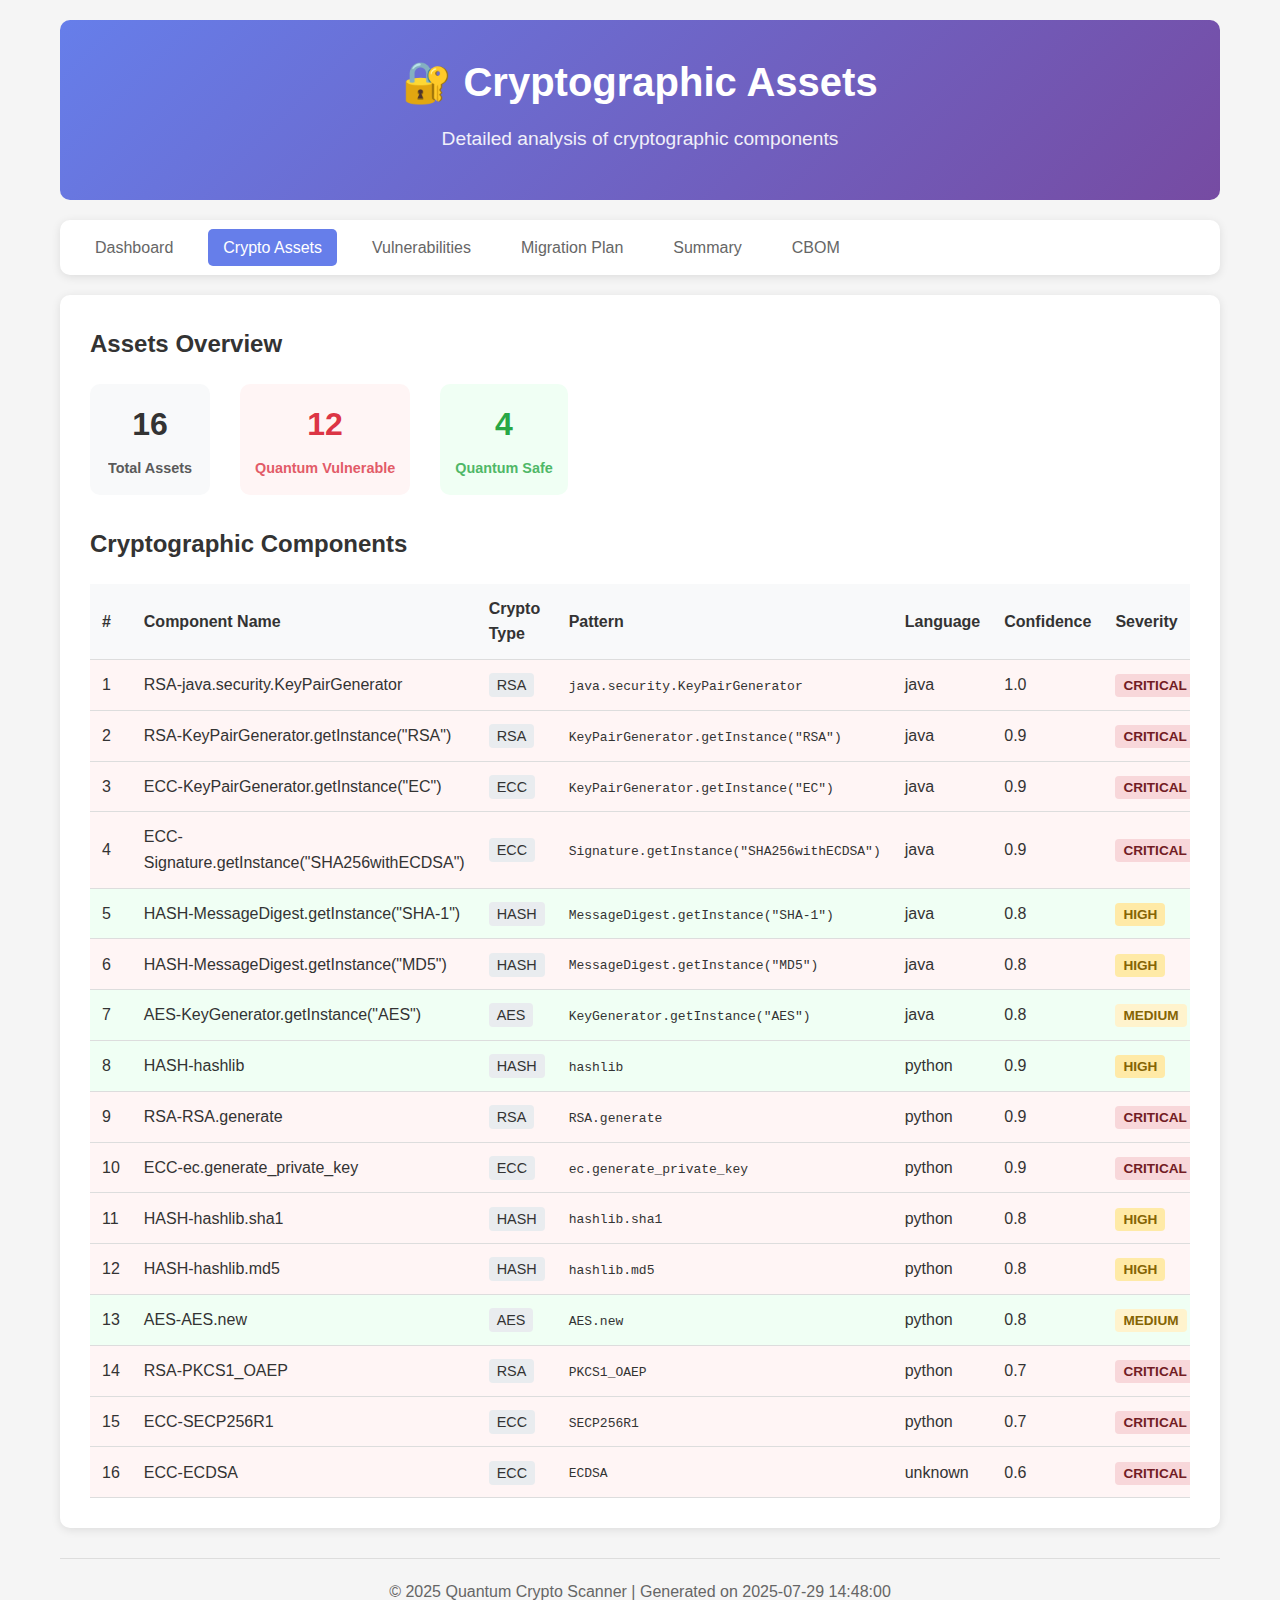
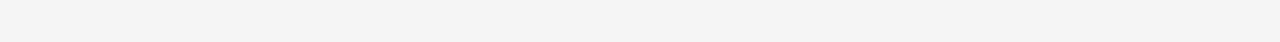
<file: results/html_reports_.._test_samples_cbom/crypto_assets.html>
<!DOCTYPE html>
<html lang="en">
<head>
    <meta charset="UTF-8">
    <meta name="viewport" content="width=device-width, initial-scale=1.0">
    <title>Crypto Assets - Quantum Crypto Scanner</title>
    <link rel="stylesheet" href="styles.css">
</head>
<body>
    <div class="container">
        <header class="header">
            <h1>🔐 Cryptographic Assets</h1>
            <p class="subtitle">Detailed analysis of cryptographic components</p>
        </header>

        <nav class="nav-menu">
            <ul>
                <li><a href="index.html">Dashboard</a></li>
                <li><a href="crypto_assets.html" class="active">Crypto Assets</a></li>
                <li><a href="vulnerabilities.html">Vulnerabilities</a></li>
                <li><a href="migration_plan.html">Migration Plan</a></li>
                <li><a href="summary.html">Summary</a></li>
                <li><a href="cbom.html">CBOM</a></li>
            </ul>
        </nav>

        <main class="main-content">
            <div class="assets-overview">
                <h2>Assets Overview</h2>
                <div class="overview-stats">
                    <div class="stat-item">
                        <span class="stat-number">16</span>
                        <span class="stat-label">Total Assets</span>
                    </div>
                    <div class="stat-item vulnerable">
                        <span class="stat-number">12</span>
                        <span class="stat-label">Quantum Vulnerable</span>
                    </div>
                    <div class="stat-item safe">
                        <span class="stat-number">4</span>
                        <span class="stat-label">Quantum Safe</span>
                    </div>
                </div>
            </div>

            <div class="assets-table-container">
                <h2>Cryptographic Components</h2>
                <table class="assets-table">
                    <thead>
                        <tr>
                            <th>#</th>
                            <th>Component Name</th>
                            <th>Crypto Type</th>
                            <th>Pattern</th>
                            <th>Language</th>
                            <th>Confidence</th>
                            <th>Severity</th>
                            <th>Quantum Vulnerable</th>
                            <th>Risk Level</th>
                        </tr>
                    </thead>
                    <tbody>
                        
            <tr class="vulnerable">
                <td>1</td>
                <td>RSA-java.security.KeyPairGenerator</td>
                <td><span class="crypto-type">RSA</span></td>
                <td><code>java.security.KeyPairGenerator</code></td>
                <td>java</td>
                <td>1.0</td>
                <td><span class="severity severity-critical">CRITICAL</span></td>
                <td><span class="quantum-status vulnerable">True</span></td>
                <td><span class="risk-level risk-critical">CRITICAL</span></td>
            </tr>
        
            <tr class="vulnerable">
                <td>2</td>
                <td>RSA-KeyPairGenerator.getInstance("RSA")</td>
                <td><span class="crypto-type">RSA</span></td>
                <td><code>KeyPairGenerator.getInstance("RSA")</code></td>
                <td>java</td>
                <td>0.9</td>
                <td><span class="severity severity-critical">CRITICAL</span></td>
                <td><span class="quantum-status vulnerable">True</span></td>
                <td><span class="risk-level risk-critical">CRITICAL</span></td>
            </tr>
        
            <tr class="vulnerable">
                <td>3</td>
                <td>ECC-KeyPairGenerator.getInstance("EC")</td>
                <td><span class="crypto-type">ECC</span></td>
                <td><code>KeyPairGenerator.getInstance("EC")</code></td>
                <td>java</td>
                <td>0.9</td>
                <td><span class="severity severity-critical">CRITICAL</span></td>
                <td><span class="quantum-status vulnerable">True</span></td>
                <td><span class="risk-level risk-critical">CRITICAL</span></td>
            </tr>
        
            <tr class="vulnerable">
                <td>4</td>
                <td>ECC-Signature.getInstance("SHA256withECDSA")</td>
                <td><span class="crypto-type">ECC</span></td>
                <td><code>Signature.getInstance("SHA256withECDSA")</code></td>
                <td>java</td>
                <td>0.9</td>
                <td><span class="severity severity-critical">CRITICAL</span></td>
                <td><span class="quantum-status vulnerable">True</span></td>
                <td><span class="risk-level risk-critical">CRITICAL</span></td>
            </tr>
        
            <tr class="safe">
                <td>5</td>
                <td>HASH-MessageDigest.getInstance("SHA-1")</td>
                <td><span class="crypto-type">HASH</span></td>
                <td><code>MessageDigest.getInstance("SHA-1")</code></td>
                <td>java</td>
                <td>0.8</td>
                <td><span class="severity severity-high">HIGH</span></td>
                <td><span class="quantum-status safe">False</span></td>
                <td><span class="risk-level risk-low">LOW</span></td>
            </tr>
        
            <tr class="vulnerable">
                <td>6</td>
                <td>HASH-MessageDigest.getInstance("MD5")</td>
                <td><span class="crypto-type">HASH</span></td>
                <td><code>MessageDigest.getInstance("MD5")</code></td>
                <td>java</td>
                <td>0.8</td>
                <td><span class="severity severity-high">HIGH</span></td>
                <td><span class="quantum-status vulnerable">True</span></td>
                <td><span class="risk-level risk-medium">MEDIUM</span></td>
            </tr>
        
            <tr class="safe">
                <td>7</td>
                <td>AES-KeyGenerator.getInstance("AES")</td>
                <td><span class="crypto-type">AES</span></td>
                <td><code>KeyGenerator.getInstance("AES")</code></td>
                <td>java</td>
                <td>0.8</td>
                <td><span class="severity severity-medium">MEDIUM</span></td>
                <td><span class="quantum-status safe">False</span></td>
                <td><span class="risk-level risk-low">LOW</span></td>
            </tr>
        
            <tr class="safe">
                <td>8</td>
                <td>HASH-hashlib</td>
                <td><span class="crypto-type">HASH</span></td>
                <td><code>hashlib</code></td>
                <td>python</td>
                <td>0.9</td>
                <td><span class="severity severity-high">HIGH</span></td>
                <td><span class="quantum-status safe">False</span></td>
                <td><span class="risk-level risk-low">LOW</span></td>
            </tr>
        
            <tr class="vulnerable">
                <td>9</td>
                <td>RSA-RSA.generate</td>
                <td><span class="crypto-type">RSA</span></td>
                <td><code>RSA.generate</code></td>
                <td>python</td>
                <td>0.9</td>
                <td><span class="severity severity-critical">CRITICAL</span></td>
                <td><span class="quantum-status vulnerable">True</span></td>
                <td><span class="risk-level risk-critical">CRITICAL</span></td>
            </tr>
        
            <tr class="vulnerable">
                <td>10</td>
                <td>ECC-ec.generate_private_key</td>
                <td><span class="crypto-type">ECC</span></td>
                <td><code>ec.generate_private_key</code></td>
                <td>python</td>
                <td>0.9</td>
                <td><span class="severity severity-critical">CRITICAL</span></td>
                <td><span class="quantum-status vulnerable">True</span></td>
                <td><span class="risk-level risk-critical">CRITICAL</span></td>
            </tr>
        
            <tr class="vulnerable">
                <td>11</td>
                <td>HASH-hashlib.sha1</td>
                <td><span class="crypto-type">HASH</span></td>
                <td><code>hashlib.sha1</code></td>
                <td>python</td>
                <td>0.8</td>
                <td><span class="severity severity-high">HIGH</span></td>
                <td><span class="quantum-status vulnerable">True</span></td>
                <td><span class="risk-level risk-medium">MEDIUM</span></td>
            </tr>
        
            <tr class="vulnerable">
                <td>12</td>
                <td>HASH-hashlib.md5</td>
                <td><span class="crypto-type">HASH</span></td>
                <td><code>hashlib.md5</code></td>
                <td>python</td>
                <td>0.8</td>
                <td><span class="severity severity-high">HIGH</span></td>
                <td><span class="quantum-status vulnerable">True</span></td>
                <td><span class="risk-level risk-medium">MEDIUM</span></td>
            </tr>
        
            <tr class="safe">
                <td>13</td>
                <td>AES-AES.new</td>
                <td><span class="crypto-type">AES</span></td>
                <td><code>AES.new</code></td>
                <td>python</td>
                <td>0.8</td>
                <td><span class="severity severity-medium">MEDIUM</span></td>
                <td><span class="quantum-status safe">False</span></td>
                <td><span class="risk-level risk-low">LOW</span></td>
            </tr>
        
            <tr class="vulnerable">
                <td>14</td>
                <td>RSA-PKCS1_OAEP</td>
                <td><span class="crypto-type">RSA</span></td>
                <td><code>PKCS1_OAEP</code></td>
                <td>python</td>
                <td>0.7</td>
                <td><span class="severity severity-critical">CRITICAL</span></td>
                <td><span class="quantum-status vulnerable">True</span></td>
                <td><span class="risk-level risk-critical">CRITICAL</span></td>
            </tr>
        
            <tr class="vulnerable">
                <td>15</td>
                <td>ECC-SECP256R1</td>
                <td><span class="crypto-type">ECC</span></td>
                <td><code>SECP256R1</code></td>
                <td>python</td>
                <td>0.7</td>
                <td><span class="severity severity-critical">CRITICAL</span></td>
                <td><span class="quantum-status vulnerable">True</span></td>
                <td><span class="risk-level risk-critical">CRITICAL</span></td>
            </tr>
        
            <tr class="vulnerable">
                <td>16</td>
                <td>ECC-ECDSA</td>
                <td><span class="crypto-type">ECC</span></td>
                <td><code>ECDSA</code></td>
                <td>unknown</td>
                <td>0.6</td>
                <td><span class="severity severity-critical">CRITICAL</span></td>
                <td><span class="quantum-status vulnerable">True</span></td>
                <td><span class="risk-level risk-critical">CRITICAL</span></td>
            </tr>
        
                    </tbody>
                </table>
            </div>
        </main>

        <footer class="footer">
            <p>&copy; 2025 Quantum Crypto Scanner | Generated on 2025-07-29 14:48:00</p>
        </footer>
    </div>
</body>
</html>
</file>
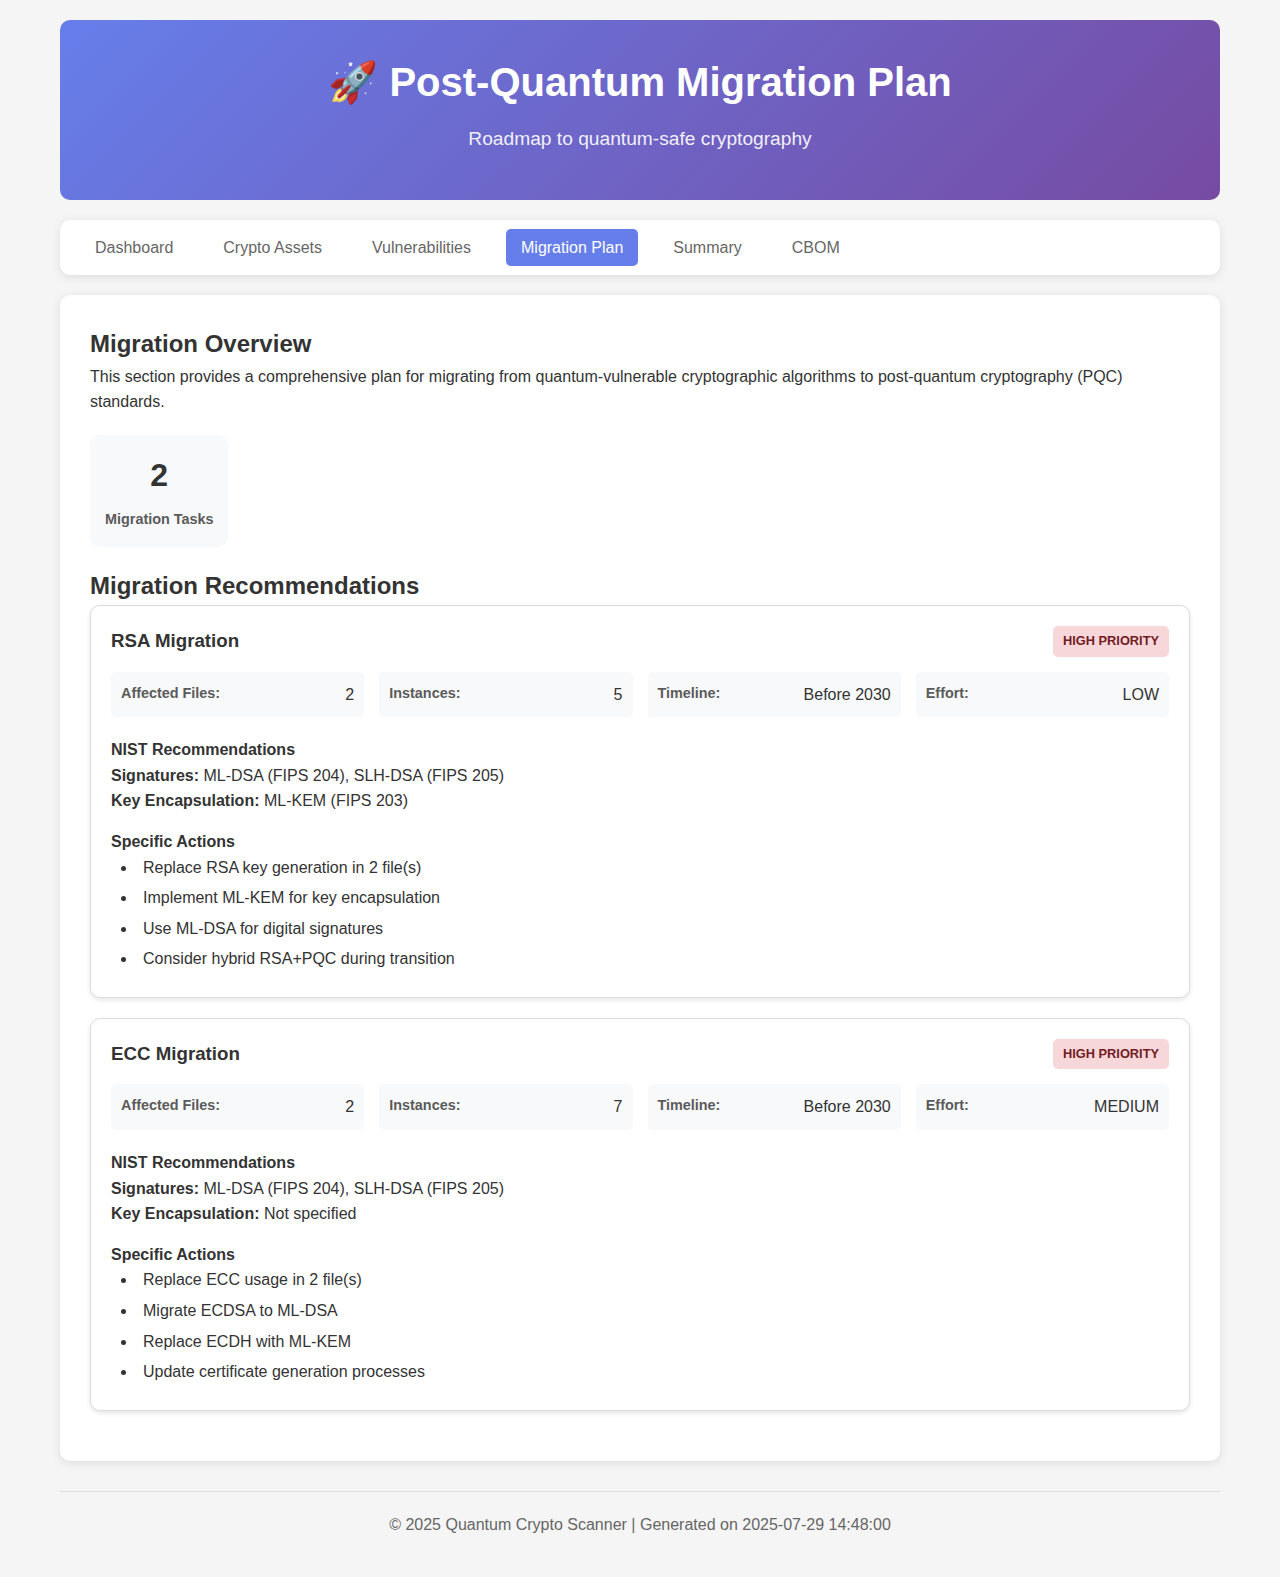
<file: results/html_reports_.._test_samples_cbom/migration_plan.html>
<!DOCTYPE html>
<html lang="en">
<head>
    <meta charset="UTF-8">
    <meta name="viewport" content="width=device-width, initial-scale=1.0">
    <title>Migration Plan - Quantum Crypto Scanner</title>
    <link rel="stylesheet" href="styles.css">
</head>
<body>
    <div class="container">
        <header class="header">
            <h1>🚀 Post-Quantum Migration Plan</h1>
            <p class="subtitle">Roadmap to quantum-safe cryptography</p>
        </header>

        <nav class="nav-menu">
            <ul>
                <li><a href="index.html">Dashboard</a></li>
                <li><a href="crypto_assets.html">Crypto Assets</a></li>
                <li><a href="vulnerabilities.html">Vulnerabilities</a></li>
                <li><a href="migration_plan.html" class="active">Migration Plan</a></li>
                <li><a href="summary.html">Summary</a></li>
                <li><a href="cbom.html">CBOM</a></li>
            </ul>
        </nav>

        <main class="main-content">
            <div class="migration-overview">
                <h2>Migration Overview</h2>
                <p>This section provides a comprehensive plan for migrating from quantum-vulnerable cryptographic algorithms to post-quantum cryptography (PQC) standards.</p>
                
                <div class="overview-stats">
                    <div class="stat-item">
                        <span class="stat-number">2</span>
                        <span class="stat-label">Migration Tasks</span>
                    </div>
                </div>
            </div>

            <div class="migration-recommendations">
                <h2>Migration Recommendations</h2>
                
            <div class="migration-card priority-high">
                <div class="migration-header">
                    <h3>RSA Migration</h3>
                    <span class="priority-badge priority-high">HIGH Priority</span>
                </div>
                <div class="migration-content">
                    <div class="migration-stats">
                        <div class="stat">
                            <span class="stat-label">Affected Files:</span>
                            <span class="stat-value">2</span>
                        </div>
                        <div class="stat">
                            <span class="stat-label">Instances:</span>
                            <span class="stat-value">5</span>
                        </div>
                        <div class="stat">
                            <span class="stat-label">Timeline:</span>
                            <span class="stat-value">Before 2030</span>
                        </div>
                        <div class="stat">
                            <span class="stat-label">Effort:</span>
                            <span class="stat-value">LOW</span>
                        </div>
                    </div>
                    
                    <div class="nist-recommendations">
                        <h4>NIST Recommendations</h4>
                        <p><strong>Signatures:</strong> ML-DSA (FIPS 204), SLH-DSA (FIPS 205)</p>
                        <p><strong>Key Encapsulation:</strong> ML-KEM (FIPS 203)</p>
                    </div>
                    
                    <div class="action-items">
                        <h4>Specific Actions</h4>
                        <ul><li>Replace RSA key generation in 2 file(s)</li><li>Implement ML-KEM for key encapsulation</li><li>Use ML-DSA for digital signatures</li><li>Consider hybrid RSA+PQC during transition</li></ul>
                    </div>
                </div>
            </div>
        
            <div class="migration-card priority-high">
                <div class="migration-header">
                    <h3>ECC Migration</h3>
                    <span class="priority-badge priority-high">HIGH Priority</span>
                </div>
                <div class="migration-content">
                    <div class="migration-stats">
                        <div class="stat">
                            <span class="stat-label">Affected Files:</span>
                            <span class="stat-value">2</span>
                        </div>
                        <div class="stat">
                            <span class="stat-label">Instances:</span>
                            <span class="stat-value">7</span>
                        </div>
                        <div class="stat">
                            <span class="stat-label">Timeline:</span>
                            <span class="stat-value">Before 2030</span>
                        </div>
                        <div class="stat">
                            <span class="stat-label">Effort:</span>
                            <span class="stat-value">MEDIUM</span>
                        </div>
                    </div>
                    
                    <div class="nist-recommendations">
                        <h4>NIST Recommendations</h4>
                        <p><strong>Signatures:</strong> ML-DSA (FIPS 204), SLH-DSA (FIPS 205)</p>
                        <p><strong>Key Encapsulation:</strong> Not specified</p>
                    </div>
                    
                    <div class="action-items">
                        <h4>Specific Actions</h4>
                        <ul><li>Replace ECC usage in 2 file(s)</li><li>Migrate ECDSA to ML-DSA</li><li>Replace ECDH with ML-KEM</li><li>Update certificate generation processes</li></ul>
                    </div>
                </div>
            </div>
        
            </div>
        </main>

        <footer class="footer">
            <p>&copy; 2025 Quantum Crypto Scanner | Generated on 2025-07-29 14:48:00</p>
        </footer>
    </div>
</body>
</html>
</file>
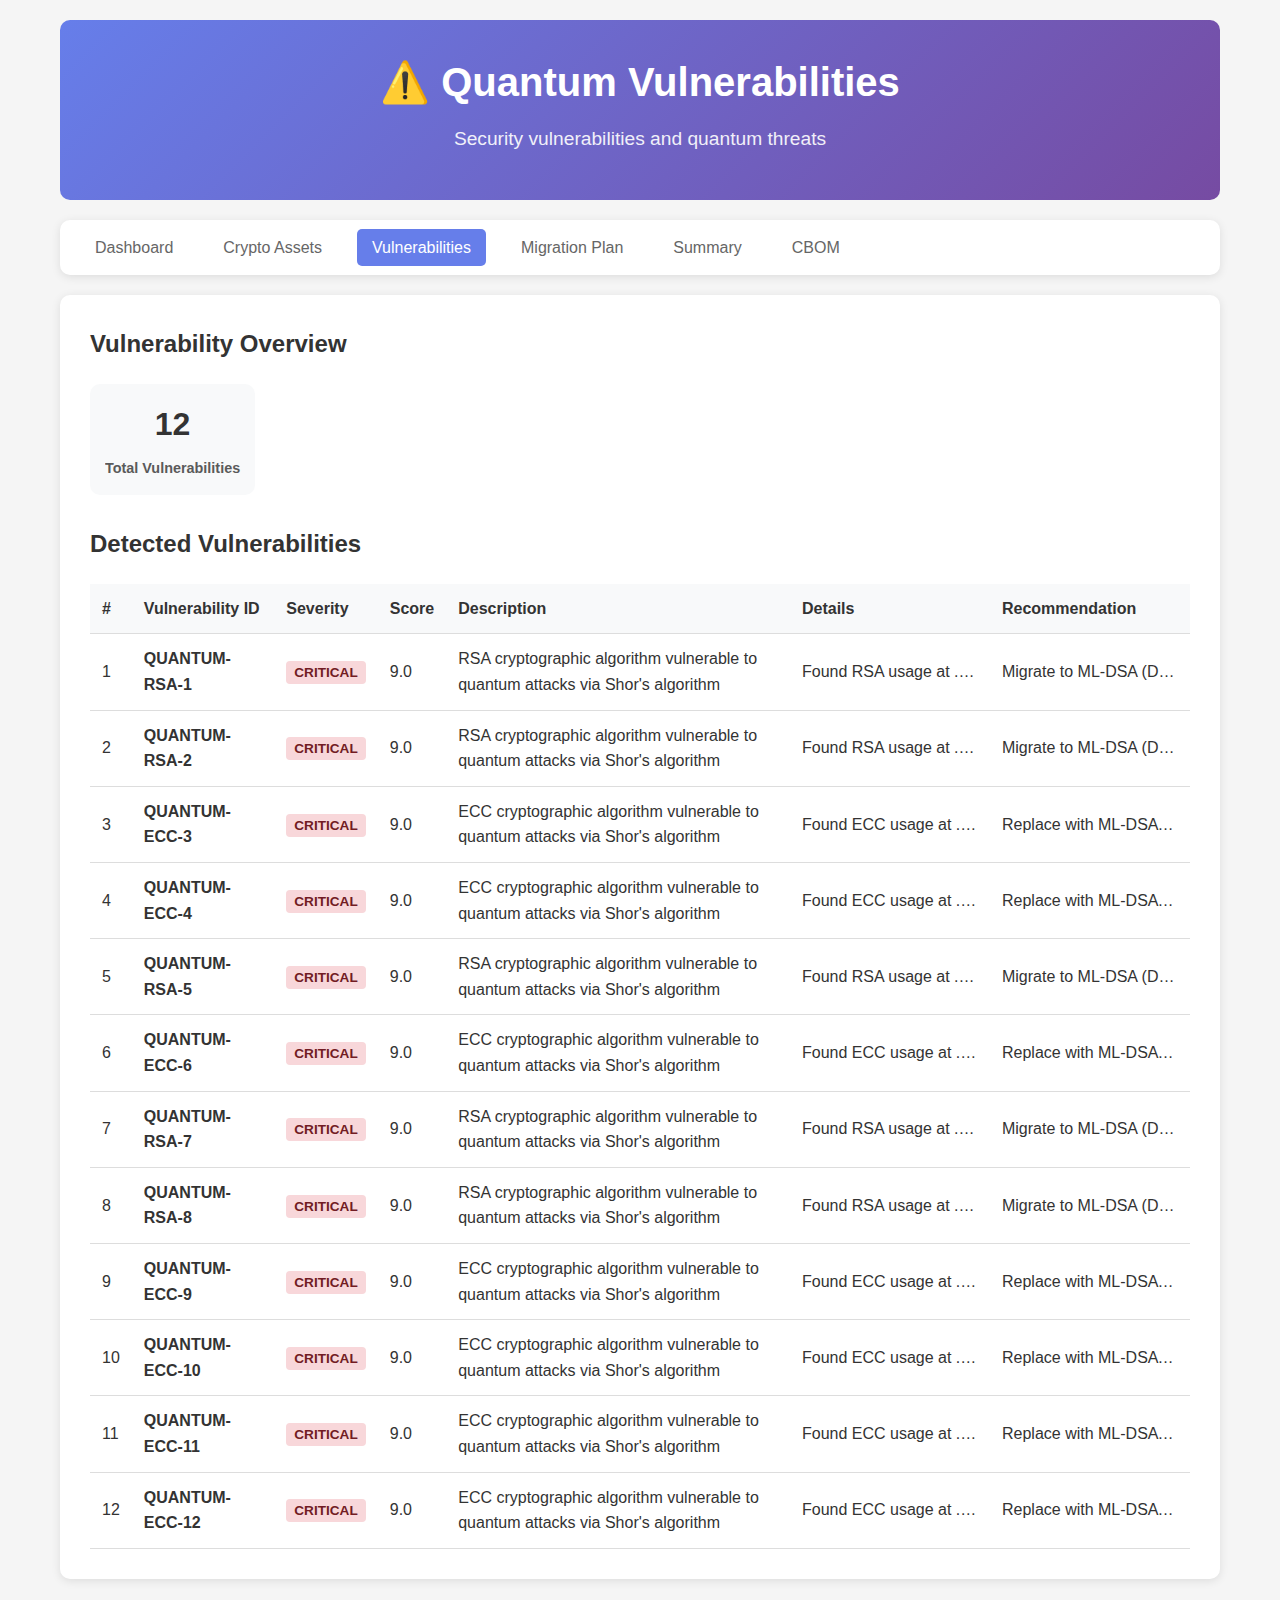
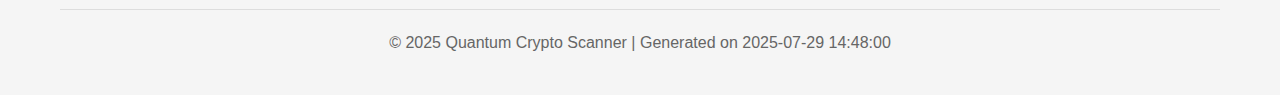
<file: results/html_reports_.._test_samples_cbom/vulnerabilities.html>
<!DOCTYPE html>
<html lang="en">
<head>
    <meta charset="UTF-8">
    <meta name="viewport" content="width=device-width, initial-scale=1.0">
    <title>Vulnerabilities - Quantum Crypto Scanner</title>
    <link rel="stylesheet" href="styles.css">
</head>
<body>
    <div class="container">
        <header class="header">
            <h1>⚠️ Quantum Vulnerabilities</h1>
            <p class="subtitle">Security vulnerabilities and quantum threats</p>
        </header>

        <nav class="nav-menu">
            <ul>
                <li><a href="index.html">Dashboard</a></li>
                <li><a href="crypto_assets.html">Crypto Assets</a></li>
                <li><a href="vulnerabilities.html" class="active">Vulnerabilities</a></li>
                <li><a href="migration_plan.html">Migration Plan</a></li>
                <li><a href="summary.html">Summary</a></li>
                <li><a href="cbom.html">CBOM</a></li>
            </ul>
        </nav>

        <main class="main-content">
            <div class="vulnerabilities-overview">
                <h2>Vulnerability Overview</h2>
                <div class="overview-stats">
                    <div class="stat-item critical">
                        <span class="stat-number">12</span>
                        <span class="stat-label">Total Vulnerabilities</span>
                    </div>
                </div>
            </div>

            <div class="vulnerabilities-table-container">
                <h2>Detected Vulnerabilities</h2>
                <table class="vulnerabilities-table">
                    <thead>
                        <tr>
                            <th>#</th>
                            <th>Vulnerability ID</th>
                            <th>Severity</th>
                            <th>Score</th>
                            <th>Description</th>
                            <th>Details</th>
                            <th>Recommendation</th>
                        </tr>
                    </thead>
                    <tbody>
                        
            <tr>
                <td>1</td>
                <td><strong>QUANTUM-RSA-1</strong></td>
                <td><span class="severity severity-critical">Critical</span></td>
                <td>9.0</td>
                <td>RSA cryptographic algorithm vulnerable to quantum attacks via Shor's algorithm</td>
                <td class="detail-cell">Found RSA usage at ../test_samples/vulnerable_code.java:4. This algorithm will be broken by sufficiently powerful quantum computers.</td>
                <td class="recommendation-cell">Migrate to ML-DSA (Dilithium) for digital signatures or ML-KEM (Kyber) for key encapsulation</td>
            </tr>
        
            <tr>
                <td>2</td>
                <td><strong>QUANTUM-RSA-2</strong></td>
                <td><span class="severity severity-critical">Critical</span></td>
                <td>9.0</td>
                <td>RSA cryptographic algorithm vulnerable to quantum attacks via Shor's algorithm</td>
                <td class="detail-cell">Found RSA usage at ../test_samples/vulnerable_code.java:14. This algorithm will be broken by sufficiently powerful quantum computers.</td>
                <td class="recommendation-cell">Migrate to ML-DSA (Dilithium) for digital signatures or ML-KEM (Kyber) for key encapsulation</td>
            </tr>
        
            <tr>
                <td>3</td>
                <td><strong>QUANTUM-ECC-3</strong></td>
                <td><span class="severity severity-critical">Critical</span></td>
                <td>9.0</td>
                <td>ECC cryptographic algorithm vulnerable to quantum attacks via Shor's algorithm</td>
                <td class="detail-cell">Found ECC usage at ../test_samples/vulnerable_code.java:21. This algorithm will be broken by sufficiently powerful quantum computers.</td>
                <td class="recommendation-cell">Replace with ML-DSA (Dilithium) for signatures or consider hybrid classical+PQC approach</td>
            </tr>
        
            <tr>
                <td>4</td>
                <td><strong>QUANTUM-ECC-4</strong></td>
                <td><span class="severity severity-critical">Critical</span></td>
                <td>9.0</td>
                <td>ECC cryptographic algorithm vulnerable to quantum attacks via Shor's algorithm</td>
                <td class="detail-cell">Found ECC usage at ../test_samples/vulnerable_code.java:28. This algorithm will be broken by sufficiently powerful quantum computers.</td>
                <td class="recommendation-cell">Replace with ML-DSA (Dilithium) for signatures or consider hybrid classical+PQC approach</td>
            </tr>
        
            <tr>
                <td>5</td>
                <td><strong>QUANTUM-RSA-5</strong></td>
                <td><span class="severity severity-critical">Critical</span></td>
                <td>9.0</td>
                <td>RSA cryptographic algorithm vulnerable to quantum attacks via Shor's algorithm</td>
                <td class="detail-cell">Found RSA usage at ../test_samples/vulnerable_code.py:13. This algorithm will be broken by sufficiently powerful quantum computers.</td>
                <td class="recommendation-cell">Migrate to ML-DSA (Dilithium) for digital signatures or ML-KEM (Kyber) for key encapsulation</td>
            </tr>
        
            <tr>
                <td>6</td>
                <td><strong>QUANTUM-ECC-6</strong></td>
                <td><span class="severity severity-critical">Critical</span></td>
                <td>9.0</td>
                <td>ECC cryptographic algorithm vulnerable to quantum attacks via Shor's algorithm</td>
                <td class="detail-cell">Found ECC usage at ../test_samples/vulnerable_code.py:22. This algorithm will be broken by sufficiently powerful quantum computers.</td>
                <td class="recommendation-cell">Replace with ML-DSA (Dilithium) for signatures or consider hybrid classical+PQC approach</td>
            </tr>
        
            <tr>
                <td>7</td>
                <td><strong>QUANTUM-RSA-7</strong></td>
                <td><span class="severity severity-critical">Critical</span></td>
                <td>9.0</td>
                <td>RSA cryptographic algorithm vulnerable to quantum attacks via Shor's algorithm</td>
                <td class="detail-cell">Found RSA usage at ../test_samples/vulnerable_code.py:6. This algorithm will be broken by sufficiently powerful quantum computers.</td>
                <td class="recommendation-cell">Migrate to ML-DSA (Dilithium) for digital signatures or ML-KEM (Kyber) for key encapsulation</td>
            </tr>
        
            <tr>
                <td>8</td>
                <td><strong>QUANTUM-RSA-8</strong></td>
                <td><span class="severity severity-critical">Critical</span></td>
                <td>9.0</td>
                <td>RSA cryptographic algorithm vulnerable to quantum attacks via Shor's algorithm</td>
                <td class="detail-cell">Found RSA usage at ../test_samples/vulnerable_code.py:17. This algorithm will be broken by sufficiently powerful quantum computers.</td>
                <td class="recommendation-cell">Migrate to ML-DSA (Dilithium) for digital signatures or ML-KEM (Kyber) for key encapsulation</td>
            </tr>
        
            <tr>
                <td>9</td>
                <td><strong>QUANTUM-ECC-9</strong></td>
                <td><span class="severity severity-critical">Critical</span></td>
                <td>9.0</td>
                <td>ECC cryptographic algorithm vulnerable to quantum attacks via Shor's algorithm</td>
                <td class="detail-cell">Found ECC usage at ../test_samples/vulnerable_code.py:22. This algorithm will be broken by sufficiently powerful quantum computers.</td>
                <td class="recommendation-cell">Replace with ML-DSA (Dilithium) for signatures or consider hybrid classical+PQC approach</td>
            </tr>
        
            <tr>
                <td>10</td>
                <td><strong>QUANTUM-ECC-10</strong></td>
                <td><span class="severity severity-critical">Critical</span></td>
                <td>9.0</td>
                <td>ECC cryptographic algorithm vulnerable to quantum attacks via Shor's algorithm</td>
                <td class="detail-cell">Found ECC usage at ../test_samples/vulnerable_code.java:26. This algorithm will be broken by sufficiently powerful quantum computers.</td>
                <td class="recommendation-cell">Replace with ML-DSA (Dilithium) for signatures or consider hybrid classical+PQC approach</td>
            </tr>
        
            <tr>
                <td>11</td>
                <td><strong>QUANTUM-ECC-11</strong></td>
                <td><span class="severity severity-critical">Critical</span></td>
                <td>9.0</td>
                <td>ECC cryptographic algorithm vulnerable to quantum attacks via Shor's algorithm</td>
                <td class="detail-cell">Found ECC usage at ../test_samples/vulnerable_code.java:28. This algorithm will be broken by sufficiently powerful quantum computers.</td>
                <td class="recommendation-cell">Replace with ML-DSA (Dilithium) for signatures or consider hybrid classical+PQC approach</td>
            </tr>
        
            <tr>
                <td>12</td>
                <td><strong>QUANTUM-ECC-12</strong></td>
                <td><span class="severity severity-critical">Critical</span></td>
                <td>9.0</td>
                <td>ECC cryptographic algorithm vulnerable to quantum attacks via Shor's algorithm</td>
                <td class="detail-cell">Found ECC usage at ../test_samples/vulnerable_code.py:26. This algorithm will be broken by sufficiently powerful quantum computers.</td>
                <td class="recommendation-cell">Replace with ML-DSA (Dilithium) for signatures or consider hybrid classical+PQC approach</td>
            </tr>
        
                    </tbody>
                </table>
            </div>
        </main>

        <footer class="footer">
            <p>&copy; 2025 Quantum Crypto Scanner | Generated on 2025-07-29 14:48:00</p>
        </footer>
    </div>
</body>
</html>
</file>
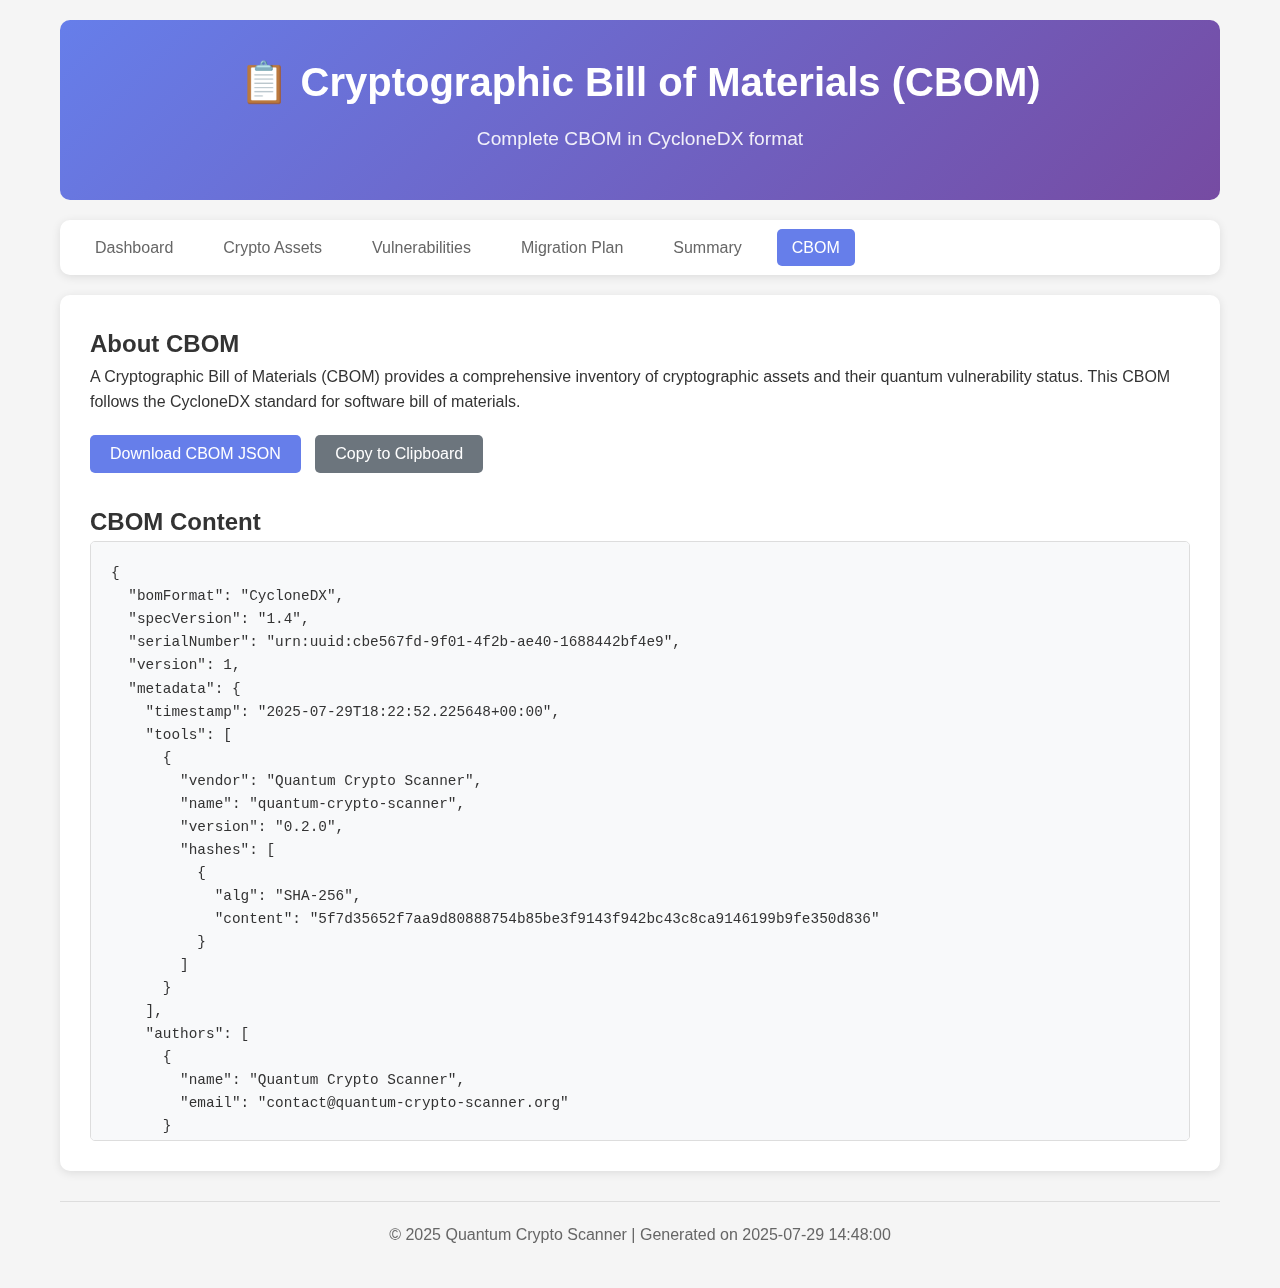
<file: results/html_reports_cbom_report/cbom.html>
<!DOCTYPE html>
<html lang="en">
<head>
    <meta charset="UTF-8">
    <meta name="viewport" content="width=device-width, initial-scale=1.0">
    <title>CBOM - Quantum Crypto Scanner</title>
    <link rel="stylesheet" href="styles.css">
</head>
<body>
    <div class="container">
        <header class="header">
            <h1>📋 Cryptographic Bill of Materials (CBOM)</h1>
            <p class="subtitle">Complete CBOM in CycloneDX format</p>
        </header>

        <nav class="nav-menu">
            <ul>
                <li><a href="index.html">Dashboard</a></li>
                <li><a href="crypto_assets.html">Crypto Assets</a></li>
                <li><a href="vulnerabilities.html">Vulnerabilities</a></li>
                <li><a href="migration_plan.html">Migration Plan</a></li>
                <li><a href="summary.html">Summary</a></li>
                <li><a href="cbom.html" class="active">CBOM</a></li>
            </ul>
        </nav>

        <main class="main-content">
            <div class="cbom-info">
                <h2>About CBOM</h2>
                <p>A Cryptographic Bill of Materials (CBOM) provides a comprehensive inventory of cryptographic assets and their quantum vulnerability status. This CBOM follows the CycloneDX standard for software bill of materials.</p>
                
                <div class="cbom-actions">
                    <button onclick="downloadCBOM()" class="btn btn-primary">Download CBOM JSON</button>
                    <button onclick="copyCBOM()" class="btn btn-secondary">Copy to Clipboard</button>
                </div>
            </div>

            <div class="cbom-content">
                <h2>CBOM Content</h2>
                <pre id="cbom-json" class="cbom-json">{
  "bomFormat": "CycloneDX",
  "specVersion": "1.4",
  "serialNumber": "urn:uuid:cbe567fd-9f01-4f2b-ae40-1688442bf4e9",
  "version": 1,
  "metadata": {
    "timestamp": "2025-07-29T18:22:52.225648+00:00",
    "tools": [
      {
        "vendor": "Quantum Crypto Scanner",
        "name": "quantum-crypto-scanner",
        "version": "0.2.0",
        "hashes": [
          {
            "alg": "SHA-256",
            "content": "5f7d35652f7aa9d80888754b85be3f9143f942bc43c8ca9146199b9fe350d836"
          }
        ]
      }
    ],
    "authors": [
      {
        "name": "Quantum Crypto Scanner",
        "email": "contact@quantum-crypto-scanner.org"
      }
    ],
    "component": {
      "type": "application",
      "bom-ref": "unknown-project",
      "name": "unknown-project",
      "version": "1.0.0",
      "description": "Cryptographic inventory for unknown-project"
    },
    "properties": [
      {
        "name": "quantum-crypto-scanner:scan-method",
        "value": "enhanced_multi_engine"
      },
      {
        "name": "quantum-crypto-scanner:files-scanned",
        "value": "2"
      }
    ]
  },
  "components": [
    {
      "type": "cryptographic-asset",
      "bom-ref": "crypto-d227b6ed-1738-473b-859f-40bdb487ba86",
      "name": "RSA-java.security.KeyPairGenerator",
      "version": "unknown",
      "description": "RSA cryptographic usage",
      "scope": "required",
      "hashes": [],
      "licenses": [],
      "properties": [
        {
          "name": "crypto:algorithm-type",
          "value": "RSA"
        },
        {
          "name": "crypto:pattern",
          "value": "java.security.KeyPairGenerator"
        },
        {
          "name": "crypto:language",
          "value": "java"
        },
        {
          "name": "crypto:confidence",
          "value": "1.0"
        },
        {
          "name": "crypto:severity",
          "value": "CRITICAL"
        },
        {
          "name": "quantum:vulnerable",
          "value": "True"
        },
        {
          "name": "quantum:risk-level",
          "value": "CRITICAL"
        },
        {
          "name": "quantum:break-timeline",
          "value": "2030-2035"
        },
        {
          "name": "quantum:attack-method",
          "value": "Shor's Algorithm"
        }
      ]
    },
    {
      "type": "cryptographic-asset",
      "bom-ref": "crypto-d88614e1-8236-48a6-b901-eb87fcfb4ee9",
      "name": "RSA-KeyPairGenerator.getInstance(\"RSA\")",
      "version": "unknown",
      "description": "RSA cryptographic usage",
      "scope": "required",
      "hashes": [],
      "licenses": [],
      "properties": [
        {
          "name": "crypto:algorithm-type",
          "value": "RSA"
        },
        {
          "name": "crypto:pattern",
          "value": "KeyPairGenerator.getInstance(\"RSA\")"
        },
        {
          "name": "crypto:language",
          "value": "java"
        },
        {
          "name": "crypto:confidence",
          "value": "0.9"
        },
        {
          "name": "crypto:severity",
          "value": "CRITICAL"
        },
        {
          "name": "quantum:vulnerable",
          "value": "True"
        },
        {
          "name": "quantum:risk-level",
          "value": "CRITICAL"
        },
        {
          "name": "quantum:break-timeline",
          "value": "2030-2035"
        },
        {
          "name": "quantum:attack-method",
          "value": "Shor's Algorithm"
        }
      ]
    },
    {
      "type": "cryptographic-asset",
      "bom-ref": "crypto-625f6d09-c701-4d54-af2c-a6dbd9184b45",
      "name": "ECC-KeyPairGenerator.getInstance(\"EC\")",
      "version": "unknown",
      "description": "ECC cryptographic usage",
      "scope": "required",
      "hashes": [],
      "licenses": [],
      "properties": [
        {
          "name": "crypto:algorithm-type",
          "value": "ECC"
        },
        {
          "name": "crypto:pattern",
          "value": "KeyPairGenerator.getInstance(\"EC\")"
        },
        {
          "name": "crypto:language",
          "value": "java"
        },
        {
          "name": "crypto:confidence",
          "value": "0.9"
        },
        {
          "name": "crypto:severity",
          "value": "CRITICAL"
        },
        {
          "name": "quantum:vulnerable",
          "value": "True"
        },
        {
          "name": "quantum:risk-level",
          "value": "CRITICAL"
        },
        {
          "name": "quantum:break-timeline",
          "value": "2030-2035"
        },
        {
          "name": "quantum:attack-method",
          "value": "Shor's Algorithm"
        }
      ]
    },
    {
      "type": "cryptographic-asset",
      "bom-ref": "crypto-ec37140d-fed8-4c4e-8afa-bd111ce0cc48",
      "name": "ECC-Signature.getInstance(\"SHA256withECDSA\")",
      "version": "unknown",
      "description": "ECC cryptographic usage",
      "scope": "required",
      "hashes": [],
      "licenses": [],
      "properties": [
        {
          "name": "crypto:algorithm-type",
          "value": "ECC"
        },
        {
          "name": "crypto:pattern",
          "value": "Signature.getInstance(\"SHA256withECDSA\")"
        },
        {
          "name": "crypto:language",
          "value": "java"
        },
        {
          "name": "crypto:confidence",
          "value": "0.9"
        },
        {
          "name": "crypto:severity",
          "value": "CRITICAL"
        },
        {
          "name": "quantum:vulnerable",
          "value": "True"
        },
        {
          "name": "quantum:risk-level",
          "value": "CRITICAL"
        },
        {
          "name": "quantum:break-timeline",
          "value": "2030-2035"
        },
        {
          "name": "quantum:attack-method",
          "value": "Shor's Algorithm"
        }
      ]
    },
    {
      "type": "cryptographic-asset",
      "bom-ref": "crypto-bf56fc44-1623-438b-96ef-b3937e71ef91",
      "name": "HASH-MessageDigest.getInstance(\"SHA-1\")",
      "version": "unknown",
      "description": "HASH cryptographic usage",
      "scope": "required",
      "hashes": [],
      "licenses": [],
      "properties": [
        {
          "name": "crypto:algorithm-type",
          "value": "HASH"
        },
        {
          "name": "crypto:pattern",
          "value": "MessageDigest.getInstance(\"SHA-1\")"
        },
        {
          "name": "crypto:language",
          "value": "java"
        },
        {
          "name": "crypto:confidence",
          "value": "0.8"
        },
        {
          "name": "crypto:severity",
          "value": "HIGH"
        },
        {
          "name": "quantum:vulnerable",
          "value": "False"
        },
        {
          "name": "quantum:risk-level",
          "value": "LOW"
        },
        {
          "name": "quantum:break-timeline",
          "value": "Post-2050"
        },
        {
          "name": "quantum:attack-method",
          "value": "None known"
        }
      ]
    },
    {
      "type": "cryptographic-asset",
      "bom-ref": "crypto-d1ad7daf-dcc0-4f17-bbd6-f64804eb5fdf",
      "name": "HASH-MessageDigest.getInstance(\"MD5\")",
      "version": "unknown",
      "description": "HASH cryptographic usage",
      "scope": "required",
      "hashes": [],
      "licenses": [],
      "properties": [
        {
          "name": "crypto:algorithm-type",
          "value": "HASH"
        },
        {
          "name": "crypto:pattern",
          "value": "MessageDigest.getInstance(\"MD5\")"
        },
        {
          "name": "crypto:language",
          "value": "java"
        },
        {
          "name": "crypto:confidence",
          "value": "0.8"
        },
        {
          "name": "crypto:severity",
          "value": "HIGH"
        },
        {
          "name": "quantum:vulnerable",
          "value": "True"
        },
        {
          "name": "quantum:risk-level",
          "value": "MEDIUM"
        },
        {
          "name": "quantum:break-timeline",
          "value": "2035-2040"
        },
        {
          "name": "quantum:attack-method",
          "value": "Grover's Algorithm"
        }
      ]
    },
    {
      "type": "cryptographic-asset",
      "bom-ref": "crypto-3fd15504-2935-4705-866e-9dc7c5ab2845",
      "name": "AES-KeyGenerator.getInstance(\"AES\")",
      "version": "unknown",
      "description": "AES cryptographic usage",
      "scope": "required",
      "hashes": [],
      "licenses": [],
      "properties": [
        {
          "name": "crypto:algorithm-type",
          "value": "AES"
        },
        {
          "name": "crypto:pattern",
          "value": "KeyGenerator.getInstance(\"AES\")"
        },
        {
          "name": "crypto:language",
          "value": "java"
        },
        {
          "name": "crypto:confidence",
          "value": "0.8"
        },
        {
          "name": "crypto:severity",
          "value": "MEDIUM"
        },
        {
          "name": "quantum:vulnerable",
          "value": "False"
        },
        {
          "name": "quantum:risk-level",
          "value": "LOW"
        },
        {
          "name": "quantum:break-timeline",
          "value": "Post-2050"
        },
        {
          "name": "quantum:attack-method",
          "value": "None known"
        }
      ]
    },
    {
      "type": "cryptographic-asset",
      "bom-ref": "crypto-cf413f25-2e56-4187-b7d5-8bf78aaf9a6b",
      "name": "HASH-hashlib",
      "version": "unknown",
      "description": "HASH cryptographic usage",
      "scope": "required",
      "hashes": [],
      "licenses": [],
      "properties": [
        {
          "name": "crypto:algorithm-type",
          "value": "HASH"
        },
        {
          "name": "crypto:pattern",
          "value": "hashlib"
        },
        {
          "name": "crypto:language",
          "value": "python"
        },
        {
          "name": "crypto:confidence",
          "value": "0.9"
        },
        {
          "name": "crypto:severity",
          "value": "HIGH"
        },
        {
          "name": "quantum:vulnerable",
          "value": "False"
        },
        {
          "name": "quantum:risk-level",
          "value": "LOW"
        },
        {
          "name": "quantum:break-timeline",
          "value": "Post-2050"
        },
        {
          "name": "quantum:attack-method",
          "value": "None known"
        }
      ]
    },
    {
      "type": "cryptographic-asset",
      "bom-ref": "crypto-5edcfa6f-d69c-4a06-abcc-6e7dd41c75af",
      "name": "RSA-RSA.generate",
      "version": "unknown",
      "description": "RSA cryptographic usage",
      "scope": "required",
      "hashes": [],
      "licenses": [],
      "properties": [
        {
          "name": "crypto:algorithm-type",
          "value": "RSA"
        },
        {
          "name": "crypto:pattern",
          "value": "RSA.generate"
        },
        {
          "name": "crypto:language",
          "value": "python"
        },
        {
          "name": "crypto:confidence",
          "value": "0.9"
        },
        {
          "name": "crypto:severity",
          "value": "CRITICAL"
        },
        {
          "name": "quantum:vulnerable",
          "value": "True"
        },
        {
          "name": "quantum:risk-level",
          "value": "CRITICAL"
        },
        {
          "name": "quantum:break-timeline",
          "value": "2030-2035"
        },
        {
          "name": "quantum:attack-method",
          "value": "Shor's Algorithm"
        }
      ]
    },
    {
      "type": "cryptographic-asset",
      "bom-ref": "crypto-1279fbc2-ef54-4a48-9db4-00eee6d5f399",
      "name": "ECC-ec.generate_private_key",
      "version": "unknown",
      "description": "ECC cryptographic usage",
      "scope": "required",
      "hashes": [],
      "licenses": [],
      "properties": [
        {
          "name": "crypto:algorithm-type",
          "value": "ECC"
        },
        {
          "name": "crypto:pattern",
          "value": "ec.generate_private_key"
        },
        {
          "name": "crypto:language",
          "value": "python"
        },
        {
          "name": "crypto:confidence",
          "value": "0.9"
        },
        {
          "name": "crypto:severity",
          "value": "CRITICAL"
        },
        {
          "name": "quantum:vulnerable",
          "value": "True"
        },
        {
          "name": "quantum:risk-level",
          "value": "CRITICAL"
        },
        {
          "name": "quantum:break-timeline",
          "value": "2030-2035"
        },
        {
          "name": "quantum:attack-method",
          "value": "Shor's Algorithm"
        }
      ]
    },
    {
      "type": "cryptographic-asset",
      "bom-ref": "crypto-75dde99b-ba41-44eb-b719-31d182ef118c",
      "name": "HASH-hashlib.sha1",
      "version": "unknown",
      "description": "HASH cryptographic usage",
      "scope": "required",
      "hashes": [],
      "licenses": [],
      "properties": [
        {
          "name": "crypto:algorithm-type",
          "value": "HASH"
        },
        {
          "name": "crypto:pattern",
          "value": "hashlib.sha1"
        },
        {
          "name": "crypto:language",
          "value": "python"
        },
        {
          "name": "crypto:confidence",
          "value": "0.8"
        },
        {
          "name": "crypto:severity",
          "value": "HIGH"
        },
        {
          "name": "quantum:vulnerable",
          "value": "True"
        },
        {
          "name": "quantum:risk-level",
          "value": "MEDIUM"
        },
        {
          "name": "quantum:break-timeline",
          "value": "2035-2040"
        },
        {
          "name": "quantum:attack-method",
          "value": "Grover's Algorithm"
        }
      ]
    },
    {
      "type": "cryptographic-asset",
      "bom-ref": "crypto-42d35ba3-be3e-4568-badb-829ec4c82151",
      "name": "HASH-hashlib.md5",
      "version": "unknown",
      "description": "HASH cryptographic usage",
      "scope": "required",
      "hashes": [],
      "licenses": [],
      "properties": [
        {
          "name": "crypto:algorithm-type",
          "value": "HASH"
        },
        {
          "name": "crypto:pattern",
          "value": "hashlib.md5"
        },
        {
          "name": "crypto:language",
          "value": "python"
        },
        {
          "name": "crypto:confidence",
          "value": "0.8"
        },
        {
          "name": "crypto:severity",
          "value": "HIGH"
        },
        {
          "name": "quantum:vulnerable",
          "value": "True"
        },
        {
          "name": "quantum:risk-level",
          "value": "MEDIUM"
        },
        {
          "name": "quantum:break-timeline",
          "value": "2035-2040"
        },
        {
          "name": "quantum:attack-method",
          "value": "Grover's Algorithm"
        }
      ]
    },
    {
      "type": "cryptographic-asset",
      "bom-ref": "crypto-670d2e73-d2df-4e54-bb65-83afbd01870b",
      "name": "AES-AES.new",
      "version": "unknown",
      "description": "AES cryptographic usage",
      "scope": "required",
      "hashes": [],
      "licenses": [],
      "properties": [
        {
          "name": "crypto:algorithm-type",
          "value": "AES"
        },
        {
          "name": "crypto:pattern",
          "value": "AES.new"
        },
        {
          "name": "crypto:language",
          "value": "python"
        },
        {
          "name": "crypto:confidence",
          "value": "0.8"
        },
        {
          "name": "crypto:severity",
          "value": "MEDIUM"
        },
        {
          "name": "quantum:vulnerable",
          "value": "False"
        },
        {
          "name": "quantum:risk-level",
          "value": "LOW"
        },
        {
          "name": "quantum:break-timeline",
          "value": "Post-2050"
        },
        {
          "name": "quantum:attack-method",
          "value": "None known"
        }
      ]
    },
    {
      "type": "cryptographic-asset",
      "bom-ref": "crypto-f4483025-bc90-4d06-94f5-87b9c51a6702",
      "name": "RSA-PKCS1_OAEP",
      "version": "unknown",
      "description": "RSA cryptographic usage",
      "scope": "required",
      "hashes": [],
      "licenses": [],
      "properties": [
        {
          "name": "crypto:algorithm-type",
          "value": "RSA"
        },
        {
          "name": "crypto:pattern",
          "value": "PKCS1_OAEP"
        },
        {
          "name": "crypto:language",
          "value": "python"
        },
        {
          "name": "crypto:confidence",
          "value": "0.7"
        },
        {
          "name": "crypto:severity",
          "value": "CRITICAL"
        },
        {
          "name": "quantum:vulnerable",
          "value": "True"
        },
        {
          "name": "quantum:risk-level",
          "value": "CRITICAL"
        },
        {
          "name": "quantum:break-timeline",
          "value": "2030-2035"
        },
        {
          "name": "quantum:attack-method",
          "value": "Shor's Algorithm"
        }
      ]
    },
    {
      "type": "cryptographic-asset",
      "bom-ref": "crypto-c36759d0-39c3-4639-86ee-782f61f14715",
      "name": "ECC-SECP256R1",
      "version": "unknown",
      "description": "ECC cryptographic usage",
      "scope": "required",
      "hashes": [],
      "licenses": [],
      "properties": [
        {
          "name": "crypto:algorithm-type",
          "value": "ECC"
        },
        {
          "name": "crypto:pattern",
          "value": "SECP256R1"
        },
        {
          "name": "crypto:language",
          "value": "python"
        },
        {
          "name": "crypto:confidence",
          "value": "0.7"
        },
        {
          "name": "crypto:severity",
          "value": "CRITICAL"
        },
        {
          "name": "quantum:vulnerable",
          "value": "True"
        },
        {
          "name": "quantum:risk-level",
          "value": "CRITICAL"
        },
        {
          "name": "quantum:break-timeline",
          "value": "2030-2035"
        },
        {
          "name": "quantum:attack-method",
          "value": "Shor's Algorithm"
        }
      ]
    },
    {
      "type": "cryptographic-asset",
      "bom-ref": "crypto-db9d0692-844d-42e2-9443-ceb7323d6913",
      "name": "ECC-ECDSA",
      "version": "unknown",
      "description": "ECC cryptographic usage",
      "scope": "required",
      "hashes": [],
      "licenses": [],
      "properties": [
        {
          "name": "crypto:algorithm-type",
          "value": "ECC"
        },
        {
          "name": "crypto:pattern",
          "value": "ECDSA"
        },
        {
          "name": "crypto:language",
          "value": "unknown"
        },
        {
          "name": "crypto:confidence",
          "value": "0.6"
        },
        {
          "name": "crypto:severity",
          "value": "CRITICAL"
        },
        {
          "name": "quantum:vulnerable",
          "value": "True"
        },
        {
          "name": "quantum:risk-level",
          "value": "CRITICAL"
        },
        {
          "name": "quantum:break-timeline",
          "value": "2030-2035"
        },
        {
          "name": "quantum:attack-method",
          "value": "Shor's Algorithm"
        }
      ]
    }
  ],
  "services": [],
  "dependencies": [
    {
      "ref": "file-96e069a6",
      "dependsOn": [
        "crypto-component-da6018e707fb",
        "crypto-component-0de94275636a",
        "crypto-component-a6b307876c86",
        "crypto-component-cef562d0522f",
        "crypto-component-fc88383770e5",
        "crypto-component-4a134daf5b47",
        "crypto-component-8c08f1bfaac1",
        "crypto-component-20530a5c9b8f",
        "crypto-component-20530a5c9b8f"
      ]
    },
    {
      "ref": "file-6fc2e100",
      "dependsOn": [
        "crypto-component-802cb5a36d1b",
        "crypto-component-f9cb7089543b",
        "crypto-component-fcb1e6563de3",
        "crypto-component-0b0cb7b51e90",
        "crypto-component-3330e537f075",
        "crypto-component-288c1477ee64",
        "crypto-component-68f8e413cf40",
        "crypto-component-68f8e413cf40",
        "crypto-component-e06603f01ff5",
        "crypto-component-20530a5c9b8f"
      ]
    }
  ],
  "compositions": [
    {
      "aggregate": "complete",
      "assemblies": [
        {
          "bom-ref": "cryptographic-inventory",
          "dependencies": [
            "crypto-0",
            "crypto-1",
            "crypto-2",
            "crypto-3",
            "crypto-4",
            "crypto-5",
            "crypto-6",
            "crypto-7",
            "crypto-8",
            "crypto-9",
            "crypto-10",
            "crypto-11",
            "crypto-12",
            "crypto-13",
            "crypto-14",
            "crypto-15",
            "crypto-16",
            "crypto-17",
            "crypto-18"
          ]
        }
      ]
    }
  ],
  "vulnerabilities": [
    {
      "bom-ref": "quantum-vuln-1",
      "id": "QUANTUM-RSA-1",
      "source": {
        "name": "Quantum Crypto Scanner",
        "url": "https://github.com/quantum-crypto-scanner"
      },
      "references": [
        {
          "id": "NIST-PQC",
          "source": {
            "name": "NIST Post-Quantum Cryptography",
            "url": "https://csrc.nist.gov/projects/post-quantum-cryptography"
          }
        }
      ],
      "ratings": [
        {
          "source": {
            "name": "Quantum Crypto Scanner"
          },
          "score": 9.0,
          "severity": "critical",
          "method": "CVSSv3",
          "vector": "CVSS:3.1/AV:N/AC:L/PR:N/UI:N/S:U/C:H/I:H/A:N"
        }
      ],
      "cwes": [
        327
      ],
      "description": "RSA cryptographic algorithm vulnerable to quantum attacks via Shor's algorithm",
      "detail": "Found RSA usage at ../test_samples/vulnerable_code.java:4. This algorithm will be broken by sufficiently powerful quantum computers.",
      "recommendation": "Migrate to ML-DSA (Dilithium) for digital signatures or ML-KEM (Kyber) for key encapsulation",
      "affects": [
        {
          "ref": "crypto-component-da6018e707fb"
        }
      ]
    },
    {
      "bom-ref": "quantum-vuln-2",
      "id": "QUANTUM-RSA-2",
      "source": {
        "name": "Quantum Crypto Scanner",
        "url": "https://github.com/quantum-crypto-scanner"
      },
      "references": [
        {
          "id": "NIST-PQC",
          "source": {
            "name": "NIST Post-Quantum Cryptography",
            "url": "https://csrc.nist.gov/projects/post-quantum-cryptography"
          }
        }
      ],
      "ratings": [
        {
          "source": {
            "name": "Quantum Crypto Scanner"
          },
          "score": 9.0,
          "severity": "critical",
          "method": "CVSSv3",
          "vector": "CVSS:3.1/AV:N/AC:L/PR:N/UI:N/S:U/C:H/I:H/A:N"
        }
      ],
      "cwes": [
        327
      ],
      "description": "RSA cryptographic algorithm vulnerable to quantum attacks via Shor's algorithm",
      "detail": "Found RSA usage at ../test_samples/vulnerable_code.java:14. This algorithm will be broken by sufficiently powerful quantum computers.",
      "recommendation": "Migrate to ML-DSA (Dilithium) for digital signatures or ML-KEM (Kyber) for key encapsulation",
      "affects": [
        {
          "ref": "crypto-component-0de94275636a"
        }
      ]
    },
    {
      "bom-ref": "quantum-vuln-3",
      "id": "QUANTUM-ECC-3",
      "source": {
        "name": "Quantum Crypto Scanner",
        "url": "https://github.com/quantum-crypto-scanner"
      },
      "references": [
        {
          "id": "NIST-PQC",
          "source": {
            "name": "NIST Post-Quantum Cryptography",
            "url": "https://csrc.nist.gov/projects/post-quantum-cryptography"
          }
        }
      ],
      "ratings": [
        {
          "source": {
            "name": "Quantum Crypto Scanner"
          },
          "score": 9.0,
          "severity": "critical",
          "method": "CVSSv3",
          "vector": "CVSS:3.1/AV:N/AC:L/PR:N/UI:N/S:U/C:H/I:H/A:N"
        }
      ],
      "cwes": [
        327
      ],
      "description": "ECC cryptographic algorithm vulnerable to quantum attacks via Shor's algorithm",
      "detail": "Found ECC usage at ../test_samples/vulnerable_code.java:21. This algorithm will be broken by sufficiently powerful quantum computers.",
      "recommendation": "Replace with ML-DSA (Dilithium) for signatures or consider hybrid classical+PQC approach",
      "affects": [
        {
          "ref": "crypto-component-a6b307876c86"
        }
      ]
    },
    {
      "bom-ref": "quantum-vuln-4",
      "id": "QUANTUM-ECC-4",
      "source": {
        "name": "Quantum Crypto Scanner",
        "url": "https://github.com/quantum-crypto-scanner"
      },
      "references": [
        {
          "id": "NIST-PQC",
          "source": {
            "name": "NIST Post-Quantum Cryptography",
            "url": "https://csrc.nist.gov/projects/post-quantum-cryptography"
          }
        }
      ],
      "ratings": [
        {
          "source": {
            "name": "Quantum Crypto Scanner"
          },
          "score": 9.0,
          "severity": "critical",
          "method": "CVSSv3",
          "vector": "CVSS:3.1/AV:N/AC:L/PR:N/UI:N/S:U/C:H/I:H/A:N"
        }
      ],
      "cwes": [
        327
      ],
      "description": "ECC cryptographic algorithm vulnerable to quantum attacks via Shor's algorithm",
      "detail": "Found ECC usage at ../test_samples/vulnerable_code.java:28. This algorithm will be broken by sufficiently powerful quantum computers.",
      "recommendation": "Replace with ML-DSA (Dilithium) for signatures or consider hybrid classical+PQC approach",
      "affects": [
        {
          "ref": "crypto-component-cef562d0522f"
        }
      ]
    },
    {
      "bom-ref": "quantum-vuln-5",
      "id": "QUANTUM-RSA-5",
      "source": {
        "name": "Quantum Crypto Scanner",
        "url": "https://github.com/quantum-crypto-scanner"
      },
      "references": [
        {
          "id": "NIST-PQC",
          "source": {
            "name": "NIST Post-Quantum Cryptography",
            "url": "https://csrc.nist.gov/projects/post-quantum-cryptography"
          }
        }
      ],
      "ratings": [
        {
          "source": {
            "name": "Quantum Crypto Scanner"
          },
          "score": 9.0,
          "severity": "critical",
          "method": "CVSSv3",
          "vector": "CVSS:3.1/AV:N/AC:L/PR:N/UI:N/S:U/C:H/I:H/A:N"
        }
      ],
      "cwes": [
        327
      ],
      "description": "RSA cryptographic algorithm vulnerable to quantum attacks via Shor's algorithm",
      "detail": "Found RSA usage at ../test_samples/vulnerable_code.py:13. This algorithm will be broken by sufficiently powerful quantum computers.",
      "recommendation": "Migrate to ML-DSA (Dilithium) for digital signatures or ML-KEM (Kyber) for key encapsulation",
      "affects": [
        {
          "ref": "crypto-component-f9cb7089543b"
        }
      ]
    },
    {
      "bom-ref": "quantum-vuln-6",
      "id": "QUANTUM-ECC-6",
      "source": {
        "name": "Quantum Crypto Scanner",
        "url": "https://github.com/quantum-crypto-scanner"
      },
      "references": [
        {
          "id": "NIST-PQC",
          "source": {
            "name": "NIST Post-Quantum Cryptography",
            "url": "https://csrc.nist.gov/projects/post-quantum-cryptography"
          }
        }
      ],
      "ratings": [
        {
          "source": {
            "name": "Quantum Crypto Scanner"
          },
          "score": 9.0,
          "severity": "critical",
          "method": "CVSSv3",
          "vector": "CVSS:3.1/AV:N/AC:L/PR:N/UI:N/S:U/C:H/I:H/A:N"
        }
      ],
      "cwes": [
        327
      ],
      "description": "ECC cryptographic algorithm vulnerable to quantum attacks via Shor's algorithm",
      "detail": "Found ECC usage at ../test_samples/vulnerable_code.py:22. This algorithm will be broken by sufficiently powerful quantum computers.",
      "recommendation": "Replace with ML-DSA (Dilithium) for signatures or consider hybrid classical+PQC approach",
      "affects": [
        {
          "ref": "crypto-component-fcb1e6563de3"
        }
      ]
    },
    {
      "bom-ref": "quantum-vuln-7",
      "id": "QUANTUM-RSA-7",
      "source": {
        "name": "Quantum Crypto Scanner",
        "url": "https://github.com/quantum-crypto-scanner"
      },
      "references": [
        {
          "id": "NIST-PQC",
          "source": {
            "name": "NIST Post-Quantum Cryptography",
            "url": "https://csrc.nist.gov/projects/post-quantum-cryptography"
          }
        }
      ],
      "ratings": [
        {
          "source": {
            "name": "Quantum Crypto Scanner"
          },
          "score": 9.0,
          "severity": "critical",
          "method": "CVSSv3",
          "vector": "CVSS:3.1/AV:N/AC:L/PR:N/UI:N/S:U/C:H/I:H/A:N"
        }
      ],
      "cwes": [
        327
      ],
      "description": "RSA cryptographic algorithm vulnerable to quantum attacks via Shor's algorithm",
      "detail": "Found RSA usage at ../test_samples/vulnerable_code.py:6. This algorithm will be broken by sufficiently powerful quantum computers.",
      "recommendation": "Migrate to ML-DSA (Dilithium) for digital signatures or ML-KEM (Kyber) for key encapsulation",
      "affects": [
        {
          "ref": "crypto-component-68f8e413cf40"
        }
      ]
    },
    {
      "bom-ref": "quantum-vuln-8",
      "id": "QUANTUM-RSA-8",
      "source": {
        "name": "Quantum Crypto Scanner",
        "url": "https://github.com/quantum-crypto-scanner"
      },
      "references": [
        {
          "id": "NIST-PQC",
          "source": {
            "name": "NIST Post-Quantum Cryptography",
            "url": "https://csrc.nist.gov/projects/post-quantum-cryptography"
          }
        }
      ],
      "ratings": [
        {
          "source": {
            "name": "Quantum Crypto Scanner"
          },
          "score": 9.0,
          "severity": "critical",
          "method": "CVSSv3",
          "vector": "CVSS:3.1/AV:N/AC:L/PR:N/UI:N/S:U/C:H/I:H/A:N"
        }
      ],
      "cwes": [
        327
      ],
      "description": "RSA cryptographic algorithm vulnerable to quantum attacks via Shor's algorithm",
      "detail": "Found RSA usage at ../test_samples/vulnerable_code.py:17. This algorithm will be broken by sufficiently powerful quantum computers.",
      "recommendation": "Migrate to ML-DSA (Dilithium) for digital signatures or ML-KEM (Kyber) for key encapsulation",
      "affects": [
        {
          "ref": "crypto-component-68f8e413cf40"
        }
      ]
    },
    {
      "bom-ref": "quantum-vuln-9",
      "id": "QUANTUM-ECC-9",
      "source": {
        "name": "Quantum Crypto Scanner",
        "url": "https://github.com/quantum-crypto-scanner"
      },
      "references": [
        {
          "id": "NIST-PQC",
          "source": {
            "name": "NIST Post-Quantum Cryptography",
            "url": "https://csrc.nist.gov/projects/post-quantum-cryptography"
          }
        }
      ],
      "ratings": [
        {
          "source": {
            "name": "Quantum Crypto Scanner"
          },
          "score": 9.0,
          "severity": "critical",
          "method": "CVSSv3",
          "vector": "CVSS:3.1/AV:N/AC:L/PR:N/UI:N/S:U/C:H/I:H/A:N"
        }
      ],
      "cwes": [
        327
      ],
      "description": "ECC cryptographic algorithm vulnerable to quantum attacks via Shor's algorithm",
      "detail": "Found ECC usage at ../test_samples/vulnerable_code.py:22. This algorithm will be broken by sufficiently powerful quantum computers.",
      "recommendation": "Replace with ML-DSA (Dilithium) for signatures or consider hybrid classical+PQC approach",
      "affects": [
        {
          "ref": "crypto-component-e06603f01ff5"
        }
      ]
    },
    {
      "bom-ref": "quantum-vuln-10",
      "id": "QUANTUM-ECC-10",
      "source": {
        "name": "Quantum Crypto Scanner",
        "url": "https://github.com/quantum-crypto-scanner"
      },
      "references": [
        {
          "id": "NIST-PQC",
          "source": {
            "name": "NIST Post-Quantum Cryptography",
            "url": "https://csrc.nist.gov/projects/post-quantum-cryptography"
          }
        }
      ],
      "ratings": [
        {
          "source": {
            "name": "Quantum Crypto Scanner"
          },
          "score": 9.0,
          "severity": "critical",
          "method": "CVSSv3",
          "vector": "CVSS:3.1/AV:N/AC:L/PR:N/UI:N/S:U/C:H/I:H/A:N"
        }
      ],
      "cwes": [
        327
      ],
      "description": "ECC cryptographic algorithm vulnerable to quantum attacks via Shor's algorithm",
      "detail": "Found ECC usage at ../test_samples/vulnerable_code.java:26. This algorithm will be broken by sufficiently powerful quantum computers.",
      "recommendation": "Replace with ML-DSA (Dilithium) for signatures or consider hybrid classical+PQC approach",
      "affects": [
        {
          "ref": "crypto-component-20530a5c9b8f"
        }
      ]
    },
    {
      "bom-ref": "quantum-vuln-11",
      "id": "QUANTUM-ECC-11",
      "source": {
        "name": "Quantum Crypto Scanner",
        "url": "https://github.com/quantum-crypto-scanner"
      },
      "references": [
        {
          "id": "NIST-PQC",
          "source": {
            "name": "NIST Post-Quantum Cryptography",
            "url": "https://csrc.nist.gov/projects/post-quantum-cryptography"
          }
        }
      ],
      "ratings": [
        {
          "source": {
            "name": "Quantum Crypto Scanner"
          },
          "score": 9.0,
          "severity": "critical",
          "method": "CVSSv3",
          "vector": "CVSS:3.1/AV:N/AC:L/PR:N/UI:N/S:U/C:H/I:H/A:N"
        }
      ],
      "cwes": [
        327
      ],
      "description": "ECC cryptographic algorithm vulnerable to quantum attacks via Shor's algorithm",
      "detail": "Found ECC usage at ../test_samples/vulnerable_code.java:28. This algorithm will be broken by sufficiently powerful quantum computers.",
      "recommendation": "Replace with ML-DSA (Dilithium) for signatures or consider hybrid classical+PQC approach",
      "affects": [
        {
          "ref": "crypto-component-20530a5c9b8f"
        }
      ]
    },
    {
      "bom-ref": "quantum-vuln-12",
      "id": "QUANTUM-ECC-12",
      "source": {
        "name": "Quantum Crypto Scanner",
        "url": "https://github.com/quantum-crypto-scanner"
      },
      "references": [
        {
          "id": "NIST-PQC",
          "source": {
            "name": "NIST Post-Quantum Cryptography",
            "url": "https://csrc.nist.gov/projects/post-quantum-cryptography"
          }
        }
      ],
      "ratings": [
        {
          "source": {
            "name": "Quantum Crypto Scanner"
          },
          "score": 9.0,
          "severity": "critical",
          "method": "CVSSv3",
          "vector": "CVSS:3.1/AV:N/AC:L/PR:N/UI:N/S:U/C:H/I:H/A:N"
        }
      ],
      "cwes": [
        327
      ],
      "description": "ECC cryptographic algorithm vulnerable to quantum attacks via Shor's algorithm",
      "detail": "Found ECC usage at ../test_samples/vulnerable_code.py:26. This algorithm will be broken by sufficiently powerful quantum computers.",
      "recommendation": "Replace with ML-DSA (Dilithium) for signatures or consider hybrid classical+PQC approach",
      "affects": [
        {
          "ref": "crypto-component-20530a5c9b8f"
        }
      ]
    }
  ],
  "properties": [
    {
      "name": "cbom:total-crypto-assets",
      "value": "19"
    },
    {
      "name": "cbom:quantum-vulnerable-count",
      "value": "12"
    },
    {
      "name": "cbom:quantum-safe-percentage",
      "value": "36.84"
    },
    {
      "name": "cbom:languages-analyzed",
      "value": "java,python"
    },
    {
      "name": "cbom:scan-timestamp",
      "value": "2025-07-29T18:22:52.226027+00:00"
    }
  ],
  "quantumReadiness": {
    "status": "high-risk",
    "score": 31.6,
    "assessment": "31.6% quantum-safe cryptography",
    "total_crypto_assets": 19,
    "quantum_vulnerable_assets": 12,
    "weak_crypto_assets": 1,
    "recommendation": "Urgent action required. Develop comprehensive migration plan"
  },
  "migrationRecommendations": [
    {
      "crypto_type": "RSA",
      "priority": "HIGH",
      "affected_files": 2,
      "affected_instances": 5,
      "nist_recommendation": {
        "signatures": [
          "ML-DSA (FIPS 204)",
          "SLH-DSA (FIPS 205)"
        ],
        "key_encapsulation": [
          "ML-KEM (FIPS 203)"
        ],
        "priority": "HIGH"
      },
      "migration_timeline": "Before 2030",
      "estimated_effort": "LOW",
      "specific_actions": [
        "Replace RSA key generation in 2 file(s)",
        "Implement ML-KEM for key encapsulation",
        "Use ML-DSA for digital signatures",
        "Consider hybrid RSA+PQC during transition"
      ]
    },
    {
      "crypto_type": "ECC",
      "priority": "HIGH",
      "affected_files": 2,
      "affected_instances": 7,
      "nist_recommendation": {
        "signatures": [
          "ML-DSA (FIPS 204)",
          "SLH-DSA (FIPS 205)"
        ],
        "key_agreement": [
          "ML-KEM (FIPS 203)"
        ],
        "priority": "HIGH"
      },
      "migration_timeline": "Before 2030",
      "estimated_effort": "MEDIUM",
      "specific_actions": [
        "Replace ECC usage in 2 file(s)",
        "Migrate ECDSA to ML-DSA",
        "Replace ECDH with ML-KEM",
        "Update certificate generation processes"
      ]
    }
  ]
}</pre>
            </div>
        </main>

        <footer class="footer">
            <p>&copy; 2025 Quantum Crypto Scanner | Generated on 2025-07-29 14:48:00</p>
        </footer>
    </div>

    <script>
        function downloadCBOM() {
            const cbomContent = document.getElementById('cbom-json').textContent;
            const blob = new Blob([cbomContent], { type: 'application/json' });
            const url = URL.createObjectURL(blob);
            const a = document.createElement('a');
            a.href = url;
            a.download = 'cbom.json';
            document.body.appendChild(a);
            a.click();
            document.body.removeChild(a);
            URL.revokeObjectURL(url);
        }

        function copyCBOM() {
            const cbomContent = document.getElementById('cbom-json').textContent;
            navigator.clipboard.writeText(cbomContent).then(() => {
                alert('CBOM copied to clipboard!');
            });
        }
    </script>
</body>
</html>
</file>
<file: results/html_reports/styles.css>
/* Quantum Crypto Scanner - HTML Report Styles */

* {
    margin: 0;
    padding: 0;
    box-sizing: border-box;
}

body {
    font-family: 'Segoe UI', Tahoma, Geneva, Verdana, sans-serif;
    line-height: 1.6;
    color: #333;
    background-color: #f5f5f5;
}

.container {
    max-width: 1200px;
    margin: 0 auto;
    padding: 20px;
}

/* Header Styles */
.header {
    background: linear-gradient(135deg, #667eea 0%, #764ba2 100%);
    color: white;
    padding: 30px 20px;
    border-radius: 10px;
    margin-bottom: 20px;
    text-align: center;
}

.header h1 {
    font-size: 2.5em;
    margin-bottom: 10px;
}

.subtitle {
    font-size: 1.2em;
    opacity: 0.9;
    margin-bottom: 15px;
}

.metadata {
    font-size: 0.9em;
    opacity: 0.8;
}

/* Navigation Styles */
.nav-menu {
    background: white;
    border-radius: 10px;
    padding: 15px 20px;
    margin-bottom: 20px;
    box-shadow: 0 2px 10px rgba(0,0,0,0.1);
}

.nav-menu ul {
    list-style: none;
    display: flex;
    flex-wrap: wrap;
    gap: 20px;
}

.nav-menu a {
    text-decoration: none;
    color: #666;
    padding: 10px 15px;
    border-radius: 5px;
    transition: all 0.3s ease;
}

.nav-menu a:hover,
.nav-menu a.active {
    background: #667eea;
    color: white;
}

/* Main Content */
.main-content {
    background: white;
    border-radius: 10px;
    padding: 30px;
    box-shadow: 0 2px 10px rgba(0,0,0,0.1);
    margin-bottom: 20px;
}

/* Dashboard Grid */
.dashboard-grid {
    display: grid;
    grid-template-columns: repeat(auto-fit, minmax(200px, 1fr));
    gap: 20px;
    margin-bottom: 30px;
}

.metric-card {
    background: white;
    padding: 20px;
    border-radius: 10px;
    text-align: center;
    border-left: 5px solid #667eea;
    box-shadow: 0 2px 10px rgba(0,0,0,0.1);
}

.metric-card.critical {
    border-left-color: #dc3545;
}

.metric-card.vulnerable {
    border-left-color: #fd7e14;
}

.metric-card.safe {
    border-left-color: #28a745;
}

.metric-card.warning {
    border-left-color: #ffc107;
}

.metric-card h3 {
    font-size: 1em;
    color: #666;
    margin-bottom: 10px;
}

.metric-value {
    font-size: 2.5em;
    font-weight: bold;
    color: #333;
    margin-bottom: 5px;
}

.metric-label {
    font-size: 0.9em;
    color: #888;
}

/* Tables */
.assets-table,
.vulnerabilities-table {
    width: 100%;
    border-collapse: collapse;
    margin-top: 20px;
}

.assets-table th,
.assets-table td,
.vulnerabilities-table th,
.vulnerabilities-table td {
    padding: 12px;
    text-align: left;
    border-bottom: 1px solid #ddd;
}

.assets-table th,
.vulnerabilities-table th {
    background-color: #f8f9fa;
    font-weight: bold;
    color: #333;
}

.assets-table tr.vulnerable {
    background-color: #fff5f5;
}

.assets-table tr.safe {
    background-color: #f0fff4;
}

/* Status Badges */
.crypto-type {
    background: #e9ecef;
    padding: 4px 8px;
    border-radius: 4px;
    font-size: 0.9em;
}

.severity {
    padding: 4px 8px;
    border-radius: 4px;
    font-size: 0.85em;
    font-weight: bold;
    text-transform: uppercase;
}

.severity.severity-critical {
    background: #f8d7da;
    color: #721c24;
}

.severity.severity-high {
    background: #ffeaa7;
    color: #856404;
}

.severity.severity-medium {
    background: #fff3cd;
    color: #856404;
}

.severity.severity-low {
    background: #d1ecf1;
    color: #0c5460;
}

.quantum-status.vulnerable {
    color: #dc3545;
    font-weight: bold;
}

.quantum-status.safe {
    color: #28a745;
    font-weight: bold;
}

.risk-level {
    padding: 4px 8px;
    border-radius: 4px;
    font-size: 0.85em;
    font-weight: bold;
}

.risk-level.risk-critical {
    background: #f8d7da;
    color: #721c24;
}

.risk-level.risk-high {
    background: #ffeaa7;
    color: #856404;
}

.risk-level.risk-medium {
    background: #fff3cd;
    color: #856404;
}

.risk-level.risk-low {
    background: #d1ecf1;
    color: #0c5460;
}

/* Migration Cards */
.migration-card {
    background: white;
    border: 1px solid #ddd;
    border-radius: 10px;
    padding: 20px;
    margin-bottom: 20px;
    box-shadow: 0 2px 5px rgba(0,0,0,0.1);
}

.migration-header {
    display: flex;
    justify-content: space-between;
    align-items: center;
    margin-bottom: 15px;
}

.priority-badge {
    padding: 5px 10px;
    border-radius: 5px;
    font-size: 0.8em;
    font-weight: bold;
    text-transform: uppercase;
}

.priority-badge.priority-high {
    background: #f8d7da;
    color: #721c24;
}

.priority-badge.priority-medium {
    background: #fff3cd;
    color: #856404;
}

.priority-badge.priority-low {
    background: #d1ecf1;
    color: #0c5460;
}

.migration-stats {
    display: grid;
    grid-template-columns: repeat(auto-fit, minmax(150px, 1fr));
    gap: 15px;
    margin-bottom: 20px;
}

.stat {
    display: flex;
    justify-content: space-between;
    padding: 10px;
    background: #f8f9fa;
    border-radius: 5px;
}

.stat-label {
    font-weight: bold;
}

.nist-recommendations,
.action-items {
    margin-top: 15px;
}

.action-items ul {
    list-style-position: inside;
    margin-left: 10px;
}

.action-items li {
    margin-bottom: 5px;
}

/* Charts */
.charts-grid {
    display: grid;
    grid-template-columns: repeat(auto-fit, minmax(300px, 1fr));
    gap: 20px;
    margin-bottom: 30px;
}

.chart-container {
    background: white;
    padding: 20px;
    border-radius: 10px;
    box-shadow: 0 2px 10px rgba(0,0,0,0.1);
    height: 300px;
}

.chart-container h3 {
    margin-bottom: 15px;
    text-align: center;
}

/* Stats Grid */
.stats-grid {
    display: grid;
    grid-template-columns: repeat(auto-fit, minmax(200px, 1fr));
    gap: 20px;
}

.stat-card {
    background: white;
    padding: 20px;
    border-radius: 10px;
    text-align: center;
    box-shadow: 0 2px 10px rgba(0,0,0,0.1);
    border-left: 5px solid #667eea;
}

.stat-card.vulnerable {
    border-left-color: #dc3545;
}

.stat-card.safe {
    border-left-color: #28a745;
}

.stat-card h4 {
    color: #666;
    margin-bottom: 10px;
}

.stat-card .stat-value {
    font-size: 2em;
    font-weight: bold;
    color: #333;
}

/* CBOM Styles */
.cbom-json {
    background: #f8f9fa;
    border: 1px solid #ddd;
    border-radius: 5px;
    padding: 20px;
    font-family: 'Courier New', monospace;
    font-size: 0.9em;
    overflow-x: auto;
    white-space: pre-wrap;
    max-height: 600px;
    overflow-y: auto;
}

.cbom-actions {
    margin: 20px 0;
}

/* Buttons */
.btn {
    display: inline-block;
    padding: 10px 20px;
    background: #667eea;
    color: white;
    text-decoration: none;
    border-radius: 5px;
    border: none;
    cursor: pointer;
    font-size: 1em;
    transition: background 0.3s ease;
    margin-right: 10px;
    margin-bottom: 10px;
}

.btn:hover {
    background: #5a67d8;
}

.btn.btn-primary {
    background: #667eea;
}

.btn.btn-danger {
    background: #dc3545;
}

.btn.btn-warning {
    background: #ffc107;
    color: #333;
}

.btn.btn-info {
    background: #17a2b8;
}

.btn.btn-secondary {
    background: #6c757d;
}

.action-buttons {
    display: flex;
    flex-wrap: wrap;
    gap: 10px;
}

/* Quick Actions */
.quick-actions {
    margin: 30px 0;
}

.quick-actions h2 {
    margin-bottom: 20px;
}

/* Overview Stats */
.overview-stats {
    display: flex;
    gap: 30px;
    margin: 20px 0;
}

.stat-item {
    text-align: center;
    padding: 15px;
    background: #f8f9fa;
    border-radius: 10px;
    min-width: 120px;
}

.stat-item.vulnerable {
    background: #fff5f5;
    color: #dc3545;
}

.stat-item.safe {
    background: #f0fff4;
    color: #28a745;
}

.stat-number {
    display: block;
    font-size: 2em;
    font-weight: bold;
    margin-bottom: 5px;
}

.stat-label {
    font-size: 0.9em;
    opacity: 0.8;
}

/* Table Containers */
.assets-table-container,
.vulnerabilities-table-container {
    margin-top: 30px;
    overflow-x: auto;
}

.detail-cell,
.recommendation-cell {
    max-width: 200px;
    overflow: hidden;
    text-overflow: ellipsis;
    white-space: nowrap;
}

/* Footer */
.footer {
    text-align: center;
    padding: 20px;
    color: #666;
    border-top: 1px solid #ddd;
    margin-top: 30px;
}

/* Responsive Design */
@media (max-width: 768px) {
    .container {
        padding: 10px;
    }
    
    .header h1 {
        font-size: 2em;
    }
    
    .nav-menu ul {
        flex-direction: column;
        gap: 10px;
    }
    
    .dashboard-grid,
    .charts-grid,
    .stats-grid {
        grid-template-columns: 1fr;
    }
    
    .migration-header {
        flex-direction: column;
        align-items: flex-start;
        gap: 10px;
    }
    
    .overview-stats {
        flex-direction: column;
        gap: 15px;
    }
    
    .action-buttons {
        flex-direction: column;
    }
    
    .btn {
        width: 100%;
        margin-right: 0;
    }
}
</file>
<file: results/html_reports_.._test_samples_cbom/styles.css>
/* Quantum Crypto Scanner - HTML Report Styles */

* {
    margin: 0;
    padding: 0;
    box-sizing: border-box;
}

body {
    font-family: 'Segoe UI', Tahoma, Geneva, Verdana, sans-serif;
    line-height: 1.6;
    color: #333;
    background-color: #f5f5f5;
}

.container {
    max-width: 1200px;
    margin: 0 auto;
    padding: 20px;
}

/* Header Styles */
.header {
    background: linear-gradient(135deg, #667eea 0%, #764ba2 100%);
    color: white;
    padding: 30px 20px;
    border-radius: 10px;
    margin-bottom: 20px;
    text-align: center;
}

.header h1 {
    font-size: 2.5em;
    margin-bottom: 10px;
}

.subtitle {
    font-size: 1.2em;
    opacity: 0.9;
    margin-bottom: 15px;
}

.metadata {
    font-size: 0.9em;
    opacity: 0.8;
}

/* Navigation Styles */
.nav-menu {
    background: white;
    border-radius: 10px;
    padding: 15px 20px;
    margin-bottom: 20px;
    box-shadow: 0 2px 10px rgba(0,0,0,0.1);
}

.nav-menu ul {
    list-style: none;
    display: flex;
    flex-wrap: wrap;
    gap: 20px;
}

.nav-menu a {
    text-decoration: none;
    color: #666;
    padding: 10px 15px;
    border-radius: 5px;
    transition: all 0.3s ease;
}

.nav-menu a:hover,
.nav-menu a.active {
    background: #667eea;
    color: white;
}

/* Main Content */
.main-content {
    background: white;
    border-radius: 10px;
    padding: 30px;
    box-shadow: 0 2px 10px rgba(0,0,0,0.1);
    margin-bottom: 20px;
}

/* Dashboard Grid */
.dashboard-grid {
    display: grid;
    grid-template-columns: repeat(auto-fit, minmax(200px, 1fr));
    gap: 20px;
    margin-bottom: 30px;
}

.metric-card {
    background: white;
    padding: 20px;
    border-radius: 10px;
    text-align: center;
    border-left: 5px solid #667eea;
    box-shadow: 0 2px 10px rgba(0,0,0,0.1);
}

.metric-card.critical {
    border-left-color: #dc3545;
}

.metric-card.vulnerable {
    border-left-color: #fd7e14;
}

.metric-card.safe {
    border-left-color: #28a745;
}

.metric-card.warning {
    border-left-color: #ffc107;
}

.metric-card h3 {
    font-size: 1em;
    color: #666;
    margin-bottom: 10px;
}

.metric-value {
    font-size: 2.5em;
    font-weight: bold;
    color: #333;
    margin-bottom: 5px;
}

.metric-label {
    font-size: 0.9em;
    color: #888;
}

/* Tables */
.assets-table,
.vulnerabilities-table {
    width: 100%;
    border-collapse: collapse;
    margin-top: 20px;
}

.assets-table th,
.assets-table td,
.vulnerabilities-table th,
.vulnerabilities-table td {
    padding: 12px;
    text-align: left;
    border-bottom: 1px solid #ddd;
}

.assets-table th,
.vulnerabilities-table th {
    background-color: #f8f9fa;
    font-weight: bold;
    color: #333;
}

.assets-table tr.vulnerable {
    background-color: #fff5f5;
}

.assets-table tr.safe {
    background-color: #f0fff4;
}

/* Status Badges */
.crypto-type {
    background: #e9ecef;
    padding: 4px 8px;
    border-radius: 4px;
    font-size: 0.9em;
}

.severity {
    padding: 4px 8px;
    border-radius: 4px;
    font-size: 0.85em;
    font-weight: bold;
    text-transform: uppercase;
}

.severity.severity-critical {
    background: #f8d7da;
    color: #721c24;
}

.severity.severity-high {
    background: #ffeaa7;
    color: #856404;
}

.severity.severity-medium {
    background: #fff3cd;
    color: #856404;
}

.severity.severity-low {
    background: #d1ecf1;
    color: #0c5460;
}

.quantum-status.vulnerable {
    color: #dc3545;
    font-weight: bold;
}

.quantum-status.safe {
    color: #28a745;
    font-weight: bold;
}

.risk-level {
    padding: 4px 8px;
    border-radius: 4px;
    font-size: 0.85em;
    font-weight: bold;
}

.risk-level.risk-critical {
    background: #f8d7da;
    color: #721c24;
}

.risk-level.risk-high {
    background: #ffeaa7;
    color: #856404;
}

.risk-level.risk-medium {
    background: #fff3cd;
    color: #856404;
}

.risk-level.risk-low {
    background: #d1ecf1;
    color: #0c5460;
}

/* Migration Cards */
.migration-card {
    background: white;
    border: 1px solid #ddd;
    border-radius: 10px;
    padding: 20px;
    margin-bottom: 20px;
    box-shadow: 0 2px 5px rgba(0,0,0,0.1);
}

.migration-header {
    display: flex;
    justify-content: space-between;
    align-items: center;
    margin-bottom: 15px;
}

.priority-badge {
    padding: 5px 10px;
    border-radius: 5px;
    font-size: 0.8em;
    font-weight: bold;
    text-transform: uppercase;
}

.priority-badge.priority-high {
    background: #f8d7da;
    color: #721c24;
}

.priority-badge.priority-medium {
    background: #fff3cd;
    color: #856404;
}

.priority-badge.priority-low {
    background: #d1ecf1;
    color: #0c5460;
}

.migration-stats {
    display: grid;
    grid-template-columns: repeat(auto-fit, minmax(150px, 1fr));
    gap: 15px;
    margin-bottom: 20px;
}

.stat {
    display: flex;
    justify-content: space-between;
    padding: 10px;
    background: #f8f9fa;
    border-radius: 5px;
}

.stat-label {
    font-weight: bold;
}

.nist-recommendations,
.action-items {
    margin-top: 15px;
}

.action-items ul {
    list-style-position: inside;
    margin-left: 10px;
}

.action-items li {
    margin-bottom: 5px;
}

/* Charts */
.charts-grid {
    display: grid;
    grid-template-columns: repeat(auto-fit, minmax(300px, 1fr));
    gap: 20px;
    margin-bottom: 30px;
}

.chart-container {
    background: white;
    padding: 20px;
    border-radius: 10px;
    box-shadow: 0 2px 10px rgba(0,0,0,0.1);
    height: 300px;
}

.chart-container h3 {
    margin-bottom: 15px;
    text-align: center;
}

/* Stats Grid */
.stats-grid {
    display: grid;
    grid-template-columns: repeat(auto-fit, minmax(200px, 1fr));
    gap: 20px;
}

.stat-card {
    background: white;
    padding: 20px;
    border-radius: 10px;
    text-align: center;
    box-shadow: 0 2px 10px rgba(0,0,0,0.1);
    border-left: 5px solid #667eea;
}

.stat-card.vulnerable {
    border-left-color: #dc3545;
}

.stat-card.safe {
    border-left-color: #28a745;
}

.stat-card h4 {
    color: #666;
    margin-bottom: 10px;
}

.stat-card .stat-value {
    font-size: 2em;
    font-weight: bold;
    color: #333;
}

/* CBOM Styles */
.cbom-json {
    background: #f8f9fa;
    border: 1px solid #ddd;
    border-radius: 5px;
    padding: 20px;
    font-family: 'Courier New', monospace;
    font-size: 0.9em;
    overflow-x: auto;
    white-space: pre-wrap;
    max-height: 600px;
    overflow-y: auto;
}

.cbom-actions {
    margin: 20px 0;
}

/* Buttons */
.btn {
    display: inline-block;
    padding: 10px 20px;
    background: #667eea;
    color: white;
    text-decoration: none;
    border-radius: 5px;
    border: none;
    cursor: pointer;
    font-size: 1em;
    transition: background 0.3s ease;
    margin-right: 10px;
    margin-bottom: 10px;
}

.btn:hover {
    background: #5a67d8;
}

.btn.btn-primary {
    background: #667eea;
}

.btn.btn-danger {
    background: #dc3545;
}

.btn.btn-warning {
    background: #ffc107;
    color: #333;
}

.btn.btn-info {
    background: #17a2b8;
}

.btn.btn-secondary {
    background: #6c757d;
}

.action-buttons {
    display: flex;
    flex-wrap: wrap;
    gap: 10px;
}

/* Quick Actions */
.quick-actions {
    margin: 30px 0;
}

.quick-actions h2 {
    margin-bottom: 20px;
}

/* Overview Stats */
.overview-stats {
    display: flex;
    gap: 30px;
    margin: 20px 0;
}

.stat-item {
    text-align: center;
    padding: 15px;
    background: #f8f9fa;
    border-radius: 10px;
    min-width: 120px;
}

.stat-item.vulnerable {
    background: #fff5f5;
    color: #dc3545;
}

.stat-item.safe {
    background: #f0fff4;
    color: #28a745;
}

.stat-number {
    display: block;
    font-size: 2em;
    font-weight: bold;
    margin-bottom: 5px;
}

.stat-label {
    font-size: 0.9em;
    opacity: 0.8;
}

/* Table Containers */
.assets-table-container,
.vulnerabilities-table-container {
    margin-top: 30px;
    overflow-x: auto;
}

.detail-cell,
.recommendation-cell {
    max-width: 200px;
    overflow: hidden;
    text-overflow: ellipsis;
    white-space: nowrap;
}

/* Footer */
.footer {
    text-align: center;
    padding: 20px;
    color: #666;
    border-top: 1px solid #ddd;
    margin-top: 30px;
}

/* Responsive Design */
@media (max-width: 768px) {
    .container {
        padding: 10px;
    }
    
    .header h1 {
        font-size: 2em;
    }
    
    .nav-menu ul {
        flex-direction: column;
        gap: 10px;
    }
    
    .dashboard-grid,
    .charts-grid,
    .stats-grid {
        grid-template-columns: 1fr;
    }
    
    .migration-header {
        flex-direction: column;
        align-items: flex-start;
        gap: 10px;
    }
    
    .overview-stats {
        flex-direction: column;
        gap: 15px;
    }
    
    .action-buttons {
        flex-direction: column;
    }
    
    .btn {
        width: 100%;
        margin-right: 0;
    }
}
</file>
<file: results/html_reports_scan_results/styles.css>
/* Quantum Crypto Scanner - HTML Report Styles */

* {
    margin: 0;
    padding: 0;
    box-sizing: border-box;
}

body {
    font-family: 'Segoe UI', Tahoma, Geneva, Verdana, sans-serif;
    line-height: 1.6;
    color: #333;
    background-color: #f5f5f5;
}

.container {
    max-width: 1200px;
    margin: 0 auto;
    padding: 20px;
}

/* Header Styles */
.header {
    background: linear-gradient(135deg, #667eea 0%, #764ba2 100%);
    color: white;
    padding: 30px 20px;
    border-radius: 10px;
    margin-bottom: 20px;
    text-align: center;
}

.header h1 {
    font-size: 2.5em;
    margin-bottom: 10px;
}

.subtitle {
    font-size: 1.2em;
    opacity: 0.9;
    margin-bottom: 15px;
}

.metadata {
    font-size: 0.9em;
    opacity: 0.8;
}

/* Navigation Styles */
.nav-menu {
    background: white;
    border-radius: 10px;
    padding: 15px 20px;
    margin-bottom: 20px;
    box-shadow: 0 2px 10px rgba(0,0,0,0.1);
}

.nav-menu ul {
    list-style: none;
    display: flex;
    flex-wrap: wrap;
    gap: 20px;
}

.nav-menu a {
    text-decoration: none;
    color: #666;
    padding: 10px 15px;
    border-radius: 5px;
    transition: all 0.3s ease;
}

.nav-menu a:hover,
.nav-menu a.active {
    background: #667eea;
    color: white;
}

/* Main Content */
.main-content {
    background: white;
    border-radius: 10px;
    padding: 30px;
    box-shadow: 0 2px 10px rgba(0,0,0,0.1);
    margin-bottom: 20px;
}

/* Dashboard Grid */
.dashboard-grid {
    display: grid;
    grid-template-columns: repeat(auto-fit, minmax(200px, 1fr));
    gap: 20px;
    margin-bottom: 30px;
}

.metric-card {
    background: white;
    padding: 20px;
    border-radius: 10px;
    text-align: center;
    border-left: 5px solid #667eea;
    box-shadow: 0 2px 10px rgba(0,0,0,0.1);
}

.metric-card.critical {
    border-left-color: #dc3545;
}

.metric-card.vulnerable {
    border-left-color: #fd7e14;
}

.metric-card.safe {
    border-left-color: #28a745;
}

.metric-card.warning {
    border-left-color: #ffc107;
}

.metric-card h3 {
    font-size: 1em;
    color: #666;
    margin-bottom: 10px;
}

.metric-value {
    font-size: 2.5em;
    font-weight: bold;
    color: #333;
    margin-bottom: 5px;
}

.metric-label {
    font-size: 0.9em;
    color: #888;
}

/* Tables */
.assets-table,
.vulnerabilities-table {
    width: 100%;
    border-collapse: collapse;
    margin-top: 20px;
}

.assets-table th,
.assets-table td,
.vulnerabilities-table th,
.vulnerabilities-table td {
    padding: 12px;
    text-align: left;
    border-bottom: 1px solid #ddd;
}

.assets-table th,
.vulnerabilities-table th {
    background-color: #f8f9fa;
    font-weight: bold;
    color: #333;
}

.assets-table tr.vulnerable {
    background-color: #fff5f5;
}

.assets-table tr.safe {
    background-color: #f0fff4;
}

/* Status Badges */
.crypto-type {
    background: #e9ecef;
    padding: 4px 8px;
    border-radius: 4px;
    font-size: 0.9em;
}

.severity {
    padding: 4px 8px;
    border-radius: 4px;
    font-size: 0.85em;
    font-weight: bold;
    text-transform: uppercase;
}

.severity.severity-critical {
    background: #f8d7da;
    color: #721c24;
}

.severity.severity-high {
    background: #ffeaa7;
    color: #856404;
}

.severity.severity-medium {
    background: #fff3cd;
    color: #856404;
}

.severity.severity-low {
    background: #d1ecf1;
    color: #0c5460;
}

.quantum-status.vulnerable {
    color: #dc3545;
    font-weight: bold;
}

.quantum-status.safe {
    color: #28a745;
    font-weight: bold;
}

.risk-level {
    padding: 4px 8px;
    border-radius: 4px;
    font-size: 0.85em;
    font-weight: bold;
}

.risk-level.risk-critical {
    background: #f8d7da;
    color: #721c24;
}

.risk-level.risk-high {
    background: #ffeaa7;
    color: #856404;
}

.risk-level.risk-medium {
    background: #fff3cd;
    color: #856404;
}

.risk-level.risk-low {
    background: #d1ecf1;
    color: #0c5460;
}

/* Migration Cards */
.migration-card {
    background: white;
    border: 1px solid #ddd;
    border-radius: 10px;
    padding: 20px;
    margin-bottom: 20px;
    box-shadow: 0 2px 5px rgba(0,0,0,0.1);
}

.migration-header {
    display: flex;
    justify-content: space-between;
    align-items: center;
    margin-bottom: 15px;
}

.priority-badge {
    padding: 5px 10px;
    border-radius: 5px;
    font-size: 0.8em;
    font-weight: bold;
    text-transform: uppercase;
}

.priority-badge.priority-high {
    background: #f8d7da;
    color: #721c24;
}

.priority-badge.priority-medium {
    background: #fff3cd;
    color: #856404;
}

.priority-badge.priority-low {
    background: #d1ecf1;
    color: #0c5460;
}

.migration-stats {
    display: grid;
    grid-template-columns: repeat(auto-fit, minmax(150px, 1fr));
    gap: 15px;
    margin-bottom: 20px;
}

.stat {
    display: flex;
    justify-content: space-between;
    padding: 10px;
    background: #f8f9fa;
    border-radius: 5px;
}

.stat-label {
    font-weight: bold;
}

.nist-recommendations,
.action-items {
    margin-top: 15px;
}

.action-items ul {
    list-style-position: inside;
    margin-left: 10px;
}

.action-items li {
    margin-bottom: 5px;
}

/* Charts */
.charts-grid {
    display: grid;
    grid-template-columns: repeat(auto-fit, minmax(300px, 1fr));
    gap: 20px;
    margin-bottom: 30px;
}

.chart-container {
    background: white;
    padding: 20px;
    border-radius: 10px;
    box-shadow: 0 2px 10px rgba(0,0,0,0.1);
    height: 300px;
}

.chart-container h3 {
    margin-bottom: 15px;
    text-align: center;
}

/* Stats Grid */
.stats-grid {
    display: grid;
    grid-template-columns: repeat(auto-fit, minmax(200px, 1fr));
    gap: 20px;
}

.stat-card {
    background: white;
    padding: 20px;
    border-radius: 10px;
    text-align: center;
    box-shadow: 0 2px 10px rgba(0,0,0,0.1);
    border-left: 5px solid #667eea;
}

.stat-card.vulnerable {
    border-left-color: #dc3545;
}

.stat-card.safe {
    border-left-color: #28a745;
}

.stat-card h4 {
    color: #666;
    margin-bottom: 10px;
}

.stat-card .stat-value {
    font-size: 2em;
    font-weight: bold;
    color: #333;
}

/* CBOM Styles */
.cbom-json {
    background: #f8f9fa;
    border: 1px solid #ddd;
    border-radius: 5px;
    padding: 20px;
    font-family: 'Courier New', monospace;
    font-size: 0.9em;
    overflow-x: auto;
    white-space: pre-wrap;
    max-height: 600px;
    overflow-y: auto;
}

.cbom-actions {
    margin: 20px 0;
}

/* Buttons */
.btn {
    display: inline-block;
    padding: 10px 20px;
    background: #667eea;
    color: white;
    text-decoration: none;
    border-radius: 5px;
    border: none;
    cursor: pointer;
    font-size: 1em;
    transition: background 0.3s ease;
    margin-right: 10px;
    margin-bottom: 10px;
}

.btn:hover {
    background: #5a67d8;
}

.btn.btn-primary {
    background: #667eea;
}

.btn.btn-danger {
    background: #dc3545;
}

.btn.btn-warning {
    background: #ffc107;
    color: #333;
}

.btn.btn-info {
    background: #17a2b8;
}

.btn.btn-secondary {
    background: #6c757d;
}

.action-buttons {
    display: flex;
    flex-wrap: wrap;
    gap: 10px;
}

/* Quick Actions */
.quick-actions {
    margin: 30px 0;
}

.quick-actions h2 {
    margin-bottom: 20px;
}

/* Overview Stats */
.overview-stats {
    display: flex;
    gap: 30px;
    margin: 20px 0;
}

.stat-item {
    text-align: center;
    padding: 15px;
    background: #f8f9fa;
    border-radius: 10px;
    min-width: 120px;
}

.stat-item.vulnerable {
    background: #fff5f5;
    color: #dc3545;
}

.stat-item.safe {
    background: #f0fff4;
    color: #28a745;
}

.stat-number {
    display: block;
    font-size: 2em;
    font-weight: bold;
    margin-bottom: 5px;
}

.stat-label {
    font-size: 0.9em;
    opacity: 0.8;
}

/* Table Containers */
.assets-table-container,
.vulnerabilities-table-container {
    margin-top: 30px;
    overflow-x: auto;
}

.detail-cell,
.recommendation-cell {
    max-width: 200px;
    overflow: hidden;
    text-overflow: ellipsis;
    white-space: nowrap;
}

/* Footer */
.footer {
    text-align: center;
    padding: 20px;
    color: #666;
    border-top: 1px solid #ddd;
    margin-top: 30px;
}

/* Responsive Design */
@media (max-width: 768px) {
    .container {
        padding: 10px;
    }
    
    .header h1 {
        font-size: 2em;
    }
    
    .nav-menu ul {
        flex-direction: column;
        gap: 10px;
    }
    
    .dashboard-grid,
    .charts-grid,
    .stats-grid {
        grid-template-columns: 1fr;
    }
    
    .migration-header {
        flex-direction: column;
        align-items: flex-start;
        gap: 10px;
    }
    
    .overview-stats {
        flex-direction: column;
        gap: 15px;
    }
    
    .action-buttons {
        flex-direction: column;
    }
    
    .btn {
        width: 100%;
        margin-right: 0;
    }
}
</file>
<file: results/html_reports_cbom_report/styles.css>
/* Quantum Crypto Scanner - HTML Report Styles */

* {
    margin: 0;
    padding: 0;
    box-sizing: border-box;
}

body {
    font-family: 'Segoe UI', Tahoma, Geneva, Verdana, sans-serif;
    line-height: 1.6;
    color: #333;
    background-color: #f5f5f5;
}

.container {
    max-width: 1200px;
    margin: 0 auto;
    padding: 20px;
}

/* Header Styles */
.header {
    background: linear-gradient(135deg, #667eea 0%, #764ba2 100%);
    color: white;
    padding: 30px 20px;
    border-radius: 10px;
    margin-bottom: 20px;
    text-align: center;
}

.header h1 {
    font-size: 2.5em;
    margin-bottom: 10px;
}

.subtitle {
    font-size: 1.2em;
    opacity: 0.9;
    margin-bottom: 15px;
}

.metadata {
    font-size: 0.9em;
    opacity: 0.8;
}

/* Navigation Styles */
.nav-menu {
    background: white;
    border-radius: 10px;
    padding: 15px 20px;
    margin-bottom: 20px;
    box-shadow: 0 2px 10px rgba(0,0,0,0.1);
}

.nav-menu ul {
    list-style: none;
    display: flex;
    flex-wrap: wrap;
    gap: 20px;
}

.nav-menu a {
    text-decoration: none;
    color: #666;
    padding: 10px 15px;
    border-radius: 5px;
    transition: all 0.3s ease;
}

.nav-menu a:hover,
.nav-menu a.active {
    background: #667eea;
    color: white;
}

/* Main Content */
.main-content {
    background: white;
    border-radius: 10px;
    padding: 30px;
    box-shadow: 0 2px 10px rgba(0,0,0,0.1);
    margin-bottom: 20px;
}

/* Dashboard Grid */
.dashboard-grid {
    display: grid;
    grid-template-columns: repeat(auto-fit, minmax(200px, 1fr));
    gap: 20px;
    margin-bottom: 30px;
}

.metric-card {
    background: white;
    padding: 20px;
    border-radius: 10px;
    text-align: center;
    border-left: 5px solid #667eea;
    box-shadow: 0 2px 10px rgba(0,0,0,0.1);
}

.metric-card.critical {
    border-left-color: #dc3545;
}

.metric-card.vulnerable {
    border-left-color: #fd7e14;
}

.metric-card.safe {
    border-left-color: #28a745;
}

.metric-card.warning {
    border-left-color: #ffc107;
}

.metric-card h3 {
    font-size: 1em;
    color: #666;
    margin-bottom: 10px;
}

.metric-value {
    font-size: 2.5em;
    font-weight: bold;
    color: #333;
    margin-bottom: 5px;
}

.metric-label {
    font-size: 0.9em;
    color: #888;
}

/* Tables */
.assets-table,
.vulnerabilities-table {
    width: 100%;
    border-collapse: collapse;
    margin-top: 20px;
}

.assets-table th,
.assets-table td,
.vulnerabilities-table th,
.vulnerabilities-table td {
    padding: 12px;
    text-align: left;
    border-bottom: 1px solid #ddd;
}

.assets-table th,
.vulnerabilities-table th {
    background-color: #f8f9fa;
    font-weight: bold;
    color: #333;
}

.assets-table tr.vulnerable {
    background-color: #fff5f5;
}

.assets-table tr.safe {
    background-color: #f0fff4;
}

/* Status Badges */
.crypto-type {
    background: #e9ecef;
    padding: 4px 8px;
    border-radius: 4px;
    font-size: 0.9em;
}

.severity {
    padding: 4px 8px;
    border-radius: 4px;
    font-size: 0.85em;
    font-weight: bold;
    text-transform: uppercase;
}

.severity.severity-critical {
    background: #f8d7da;
    color: #721c24;
}

.severity.severity-high {
    background: #ffeaa7;
    color: #856404;
}

.severity.severity-medium {
    background: #fff3cd;
    color: #856404;
}

.severity.severity-low {
    background: #d1ecf1;
    color: #0c5460;
}

.quantum-status.vulnerable {
    color: #dc3545;
    font-weight: bold;
}

.quantum-status.safe {
    color: #28a745;
    font-weight: bold;
}

.risk-level {
    padding: 4px 8px;
    border-radius: 4px;
    font-size: 0.85em;
    font-weight: bold;
}

.risk-level.risk-critical {
    background: #f8d7da;
    color: #721c24;
}

.risk-level.risk-high {
    background: #ffeaa7;
    color: #856404;
}

.risk-level.risk-medium {
    background: #fff3cd;
    color: #856404;
}

.risk-level.risk-low {
    background: #d1ecf1;
    color: #0c5460;
}

/* Migration Cards */
.migration-card {
    background: white;
    border: 1px solid #ddd;
    border-radius: 10px;
    padding: 20px;
    margin-bottom: 20px;
    box-shadow: 0 2px 5px rgba(0,0,0,0.1);
}

.migration-header {
    display: flex;
    justify-content: space-between;
    align-items: center;
    margin-bottom: 15px;
}

.priority-badge {
    padding: 5px 10px;
    border-radius: 5px;
    font-size: 0.8em;
    font-weight: bold;
    text-transform: uppercase;
}

.priority-badge.priority-high {
    background: #f8d7da;
    color: #721c24;
}

.priority-badge.priority-medium {
    background: #fff3cd;
    color: #856404;
}

.priority-badge.priority-low {
    background: #d1ecf1;
    color: #0c5460;
}

.migration-stats {
    display: grid;
    grid-template-columns: repeat(auto-fit, minmax(150px, 1fr));
    gap: 15px;
    margin-bottom: 20px;
}

.stat {
    display: flex;
    justify-content: space-between;
    padding: 10px;
    background: #f8f9fa;
    border-radius: 5px;
}

.stat-label {
    font-weight: bold;
}

.nist-recommendations,
.action-items {
    margin-top: 15px;
}

.action-items ul {
    list-style-position: inside;
    margin-left: 10px;
}

.action-items li {
    margin-bottom: 5px;
}

/* Charts */
.charts-grid {
    display: grid;
    grid-template-columns: repeat(auto-fit, minmax(300px, 1fr));
    gap: 20px;
    margin-bottom: 30px;
}

.chart-container {
    background: white;
    padding: 20px;
    border-radius: 10px;
    box-shadow: 0 2px 10px rgba(0,0,0,0.1);
    height: 300px;
}

.chart-container h3 {
    margin-bottom: 15px;
    text-align: center;
}

/* Stats Grid */
.stats-grid {
    display: grid;
    grid-template-columns: repeat(auto-fit, minmax(200px, 1fr));
    gap: 20px;
}

.stat-card {
    background: white;
    padding: 20px;
    border-radius: 10px;
    text-align: center;
    box-shadow: 0 2px 10px rgba(0,0,0,0.1);
    border-left: 5px solid #667eea;
}

.stat-card.vulnerable {
    border-left-color: #dc3545;
}

.stat-card.safe {
    border-left-color: #28a745;
}

.stat-card h4 {
    color: #666;
    margin-bottom: 10px;
}

.stat-card .stat-value {
    font-size: 2em;
    font-weight: bold;
    color: #333;
}

/* CBOM Styles */
.cbom-json {
    background: #f8f9fa;
    border: 1px solid #ddd;
    border-radius: 5px;
    padding: 20px;
    font-family: 'Courier New', monospace;
    font-size: 0.9em;
    overflow-x: auto;
    white-space: pre-wrap;
    max-height: 600px;
    overflow-y: auto;
}

.cbom-actions {
    margin: 20px 0;
}

/* Buttons */
.btn {
    display: inline-block;
    padding: 10px 20px;
    background: #667eea;
    color: white;
    text-decoration: none;
    border-radius: 5px;
    border: none;
    cursor: pointer;
    font-size: 1em;
    transition: background 0.3s ease;
    margin-right: 10px;
    margin-bottom: 10px;
}

.btn:hover {
    background: #5a67d8;
}

.btn.btn-primary {
    background: #667eea;
}

.btn.btn-danger {
    background: #dc3545;
}

.btn.btn-warning {
    background: #ffc107;
    color: #333;
}

.btn.btn-info {
    background: #17a2b8;
}

.btn.btn-secondary {
    background: #6c757d;
}

.action-buttons {
    display: flex;
    flex-wrap: wrap;
    gap: 10px;
}

/* Quick Actions */
.quick-actions {
    margin: 30px 0;
}

.quick-actions h2 {
    margin-bottom: 20px;
}

/* Overview Stats */
.overview-stats {
    display: flex;
    gap: 30px;
    margin: 20px 0;
}

.stat-item {
    text-align: center;
    padding: 15px;
    background: #f8f9fa;
    border-radius: 10px;
    min-width: 120px;
}

.stat-item.vulnerable {
    background: #fff5f5;
    color: #dc3545;
}

.stat-item.safe {
    background: #f0fff4;
    color: #28a745;
}

.stat-number {
    display: block;
    font-size: 2em;
    font-weight: bold;
    margin-bottom: 5px;
}

.stat-label {
    font-size: 0.9em;
    opacity: 0.8;
}

/* Table Containers */
.assets-table-container,
.vulnerabilities-table-container {
    margin-top: 30px;
    overflow-x: auto;
}

.detail-cell,
.recommendation-cell {
    max-width: 200px;
    overflow: hidden;
    text-overflow: ellipsis;
    white-space: nowrap;
}

/* Footer */
.footer {
    text-align: center;
    padding: 20px;
    color: #666;
    border-top: 1px solid #ddd;
    margin-top: 30px;
}

/* Responsive Design */
@media (max-width: 768px) {
    .container {
        padding: 10px;
    }
    
    .header h1 {
        font-size: 2em;
    }
    
    .nav-menu ul {
        flex-direction: column;
        gap: 10px;
    }
    
    .dashboard-grid,
    .charts-grid,
    .stats-grid {
        grid-template-columns: 1fr;
    }
    
    .migration-header {
        flex-direction: column;
        align-items: flex-start;
        gap: 10px;
    }
    
    .overview-stats {
        flex-direction: column;
        gap: 15px;
    }
    
    .action-buttons {
        flex-direction: column;
    }
    
    .btn {
        width: 100%;
        margin-right: 0;
    }
}
</file>
